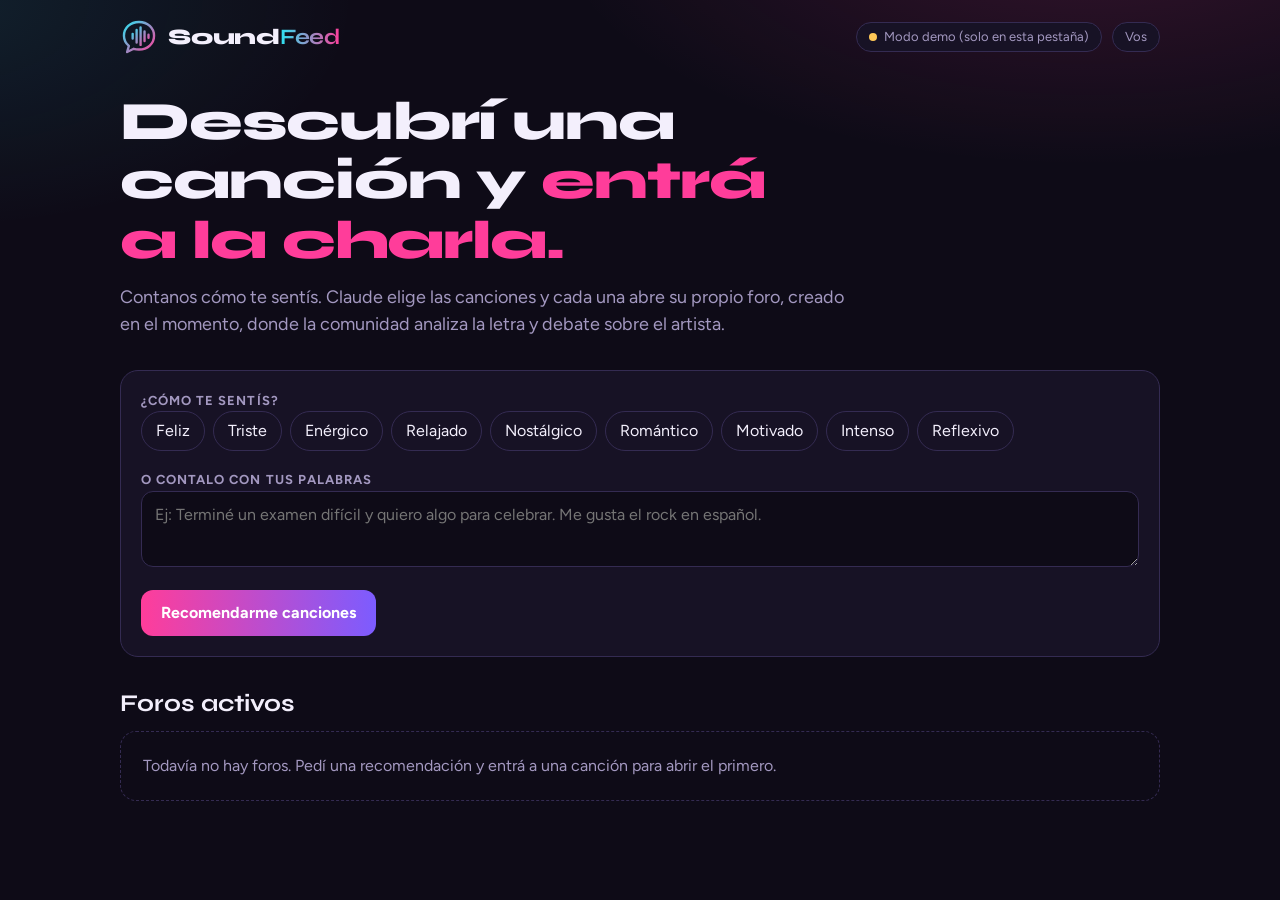
<file: index.html>
<!DOCTYPE html>
<html lang="es">
<head>
<meta charset="utf-8">
<meta name="viewport" content="width=device-width, initial-scale=1">
<title>SoundFeed</title>
<link rel="preconnect" href="https://fonts.googleapis.com">
<link rel="preconnect" href="https://fonts.gstatic.com" crossorigin>
<link href="https://fonts.googleapis.com/css2?family=Syne:wght@600;800&family=Figtree:wght@400;500;700&display=swap" rel="stylesheet">
<style>
/* Idea de layout: un feed vertical. Arriba el selector de ánimo, debajo las tarjetas
   con onda; el foro se abre como una sala con hilos a la izquierda y la charla a la derecha. */
:root {
  --ink: #0e0b17;
  --panel: #171225;
  --panel-2: #20193a;
  --line: #342b52;
  --text: #f3effc;
  --muted: #a398c0;
  --pink: #ff3d9a;
  --cyan: #2be3f2;
  --violet: #7c5cff;
  --good: #4fe3a1;
  --warn: #ffc857;
  --font-display: "Syne", "Trebuchet MS", system-ui, sans-serif;
  --font-body: "Figtree", system-ui, -apple-system, "Segoe UI", sans-serif;
  color-scheme: dark;
}
* { box-sizing: border-box; }
html, body { margin: 0; background: var(--ink); color: var(--text); font-family: var(--font-body); font-size: 16px; line-height: 1.5; }
body { min-height: 100%; background:
  radial-gradient(900px 420px at 85% -10%, rgba(255,61,154,.16), transparent 60%),
  radial-gradient(700px 380px at -5% 0%, rgba(43,227,242,.10), transparent 60%),
  var(--ink); }
a { color: var(--cyan); }
button, input, textarea, select { font: inherit; color: inherit; }
:focus-visible { outline: 2px solid var(--cyan); outline-offset: 2px; }
h1, h2, h3 { font-family: var(--font-display); text-wrap: balance; margin: 0; line-height: 1.1; }

.wrap { max-width: 1080px; margin: 0 auto; padding: 0 20px 64px; }
.top { display: flex; align-items: center; justify-content: space-between; gap: 12px; padding: 18px 0; flex-wrap: wrap; }
.brand { display: flex; align-items: center; gap: 10px; text-decoration: none; color: var(--text); }
.brand span { font-family: var(--font-display); font-weight: 800; font-size: 22px; letter-spacing: -.01em; }
.brand b { background: linear-gradient(90deg, var(--cyan), var(--pink)); -webkit-background-clip: text; background-clip: text; color: transparent; }
.top-right { display: flex; align-items: center; gap: 10px; flex-wrap: wrap; }
.pill { font-size: 13px; border: 1px solid var(--line); border-radius: 999px; padding: 4px 12px; color: var(--muted); background: var(--panel); }
.pill i { display: inline-block; width: 8px; height: 8px; border-radius: 50%; background: var(--warn); margin-right: 7px; }
.pill.ok i { background: var(--good); }

.hero { padding: 18px 0 8px; max-width: 760px; }
.hero h1 { font-size: clamp(32px, 6vw, 54px); font-weight: 800; letter-spacing: -.02em; }
.hero h1 em { font-style: normal; color: var(--pink); }
.hero p { color: var(--muted); font-size: 18px; margin: 14px 0 0; max-width: 62ch; }

.picker { margin-top: 24px; background: var(--panel); border: 1px solid var(--line); border-radius: 18px; padding: 20px; display: grid; gap: 16px; }
.picker legend, .picker label.lbl { font-size: 13px; text-transform: uppercase; letter-spacing: .08em; color: var(--muted); font-weight: 700; padding: 0; }
fieldset { border: 0; margin: 0; padding: 0; display: grid; gap: 10px; }
.chips { display: flex; flex-wrap: wrap; gap: 8px; }
.chip { border: 1px solid var(--line); background: transparent; border-radius: 999px; padding: 7px 14px; cursor: pointer; transition: background .15s, border-color .15s, transform .1s; }
.chip:hover { border-color: var(--violet); }
.chip[aria-pressed="true"] { background: var(--pink); border-color: var(--pink); color: #1a0612; font-weight: 700; }
textarea, input[type="text"], select { width: 100%; background: var(--ink); border: 1px solid var(--line); border-radius: 12px; padding: 11px 13px; }
textarea { min-height: 76px; resize: vertical; }
.row { display: flex; align-items: center; gap: 12px; flex-wrap: wrap; }
.btn { border: 0; border-radius: 12px; padding: 11px 20px; font-weight: 700; cursor: pointer; background: linear-gradient(90deg, var(--pink), var(--violet)); color: #fff; transition: filter .15s, transform .1s; }
.btn:hover { filter: brightness(1.1); }
.btn:active { transform: translateY(1px); }
.btn[disabled] { opacity: .5; cursor: not-allowed; }
.btn.ghost { background: transparent; border: 1px solid var(--line); color: var(--text); }
.btn.small { padding: 7px 14px; font-size: 14px; }
.hint { color: var(--muted); font-size: 14px; }

.section-title { display: flex; align-items: baseline; justify-content: space-between; gap: 12px; margin: 34px 0 14px; flex-wrap: wrap; }
.section-title h2 { font-size: 24px; }
.source { font-size: 13px; color: var(--muted); }

.grid { display: grid; grid-template-columns: repeat(auto-fill, minmax(300px, 1fr)); gap: 16px; }
.card { position: relative; display: flex; flex-direction: column; gap: 10px; text-align: left; background: var(--panel); border: 1px solid var(--line); border-radius: 18px; padding: 18px; cursor: pointer; transition: border-color .15s, transform .15s, background .15s; }
.card:hover { border-color: var(--cyan); transform: translateY(-2px); background: var(--panel-2); }
.card h3 { font-size: 21px; }
.card .by { color: var(--muted); font-size: 14px; }
.card .why { font-size: 14px; color: var(--text); opacity: .9; }
.tags { display: flex; flex-wrap: wrap; gap: 6px; }
.tag { font-size: 12px; padding: 2px 9px; border-radius: 999px; background: rgba(124,92,255,.18); color: #cfc4ff; }
.wave { display: flex; align-items: flex-end; gap: 3px; height: 34px; }
.wave span { width: 4px; border-radius: 2px; background: linear-gradient(var(--cyan), var(--pink)); height: calc(var(--h) * 1%); transform-origin: bottom; animation: bar 1.6s ease-in-out infinite; animation-delay: calc(var(--i) * -90ms); }
@keyframes bar { 0%,100% { transform: scaleY(.45); } 50% { transform: scaleY(1); } }
@media (prefers-reduced-motion: reduce) { .wave span { animation: none; } .card, .chip { transition: none; } }
.card .foot { display: flex; align-items: center; justify-content: space-between; gap: 10px; margin-top: 4px; padding-top: 12px; border-top: 1px dashed var(--line); font-size: 14px; }
.card .foot .stat { color: var(--muted); }
.card .foot .go { color: var(--cyan); font-weight: 700; }

.empty { border: 1px dashed var(--line); border-radius: 16px; padding: 22px; color: var(--muted); }
.trend { display: grid; gap: 10px; }
.trend button { display: flex; justify-content: space-between; align-items: center; gap: 12px; text-align: left; background: var(--panel); border: 1px solid var(--line); border-radius: 14px; padding: 12px 16px; cursor: pointer; }
.trend button:hover { border-color: var(--cyan); }
.trend b { font-family: var(--font-display); }
.trend small { color: var(--muted); }

/* Foro */
.back { display: inline-block; margin: 6px 0 14px; text-decoration: none; font-weight: 700; }
.fhead { display: grid; gap: 10px; padding-bottom: 20px; border-bottom: 1px solid var(--line); }
.eyebrow { font-size: 13px; text-transform: uppercase; letter-spacing: .1em; color: var(--cyan); font-weight: 700; }
.fhead h1 { font-size: clamp(30px, 5vw, 48px); font-weight: 800; }
.fhead .by { color: var(--muted); font-size: 18px; }
.notice { margin: 14px 0 0; padding: 10px 14px; border-radius: 12px; background: rgba(255,200,87,.1); border: 1px solid rgba(255,200,87,.35); color: #ffe3a3; font-size: 14px; }
.notice.err { background: rgba(255,61,154,.1); border-color: rgba(255,61,154,.4); color: #ffc2de; }
.forum { display: grid; grid-template-columns: minmax(0, 1fr) 300px; gap: 24px; align-items: start; }
.forum > aside { position: sticky; top: 16px; order: 2; }
.room { display: grid; grid-template-columns: minmax(0, 270px) minmax(0, 1fr); gap: 18px; margin-top: 20px; align-items: start; }
@media (max-width: 1000px) { .forum { grid-template-columns: 1fr; } .forum > aside { position: static; order: 0; } }
@media (max-width: 760px) { .room { grid-template-columns: 1fr; } }
.player { background: var(--panel); border: 1px solid var(--line); border-radius: 18px; padding: 16px; display: grid; gap: 12px; }
.cover { width: 100%; aspect-ratio: 1; border-radius: 12px; background: linear-gradient(135deg, var(--violet), var(--pink)); display: grid; place-items: center; overflow: hidden; color: rgba(255,255,255,.85); font-family: var(--font-display); font-weight: 800; font-size: 56px; }
.cover img { width: 100%; height: 100%; object-fit: cover; display: block; }
.player audio { width: 100%; }
.player .tt { font-family: var(--font-display); font-weight: 800; font-size: 18px; line-height: 1.2; }
.player .sm { color: var(--muted); font-size: 14px; }
.player .ext { font-size: 14px; }
.cats { display: flex; flex-wrap: wrap; gap: 6px; margin-bottom: 12px; }
.cats .chip { padding: 5px 12px; font-size: 14px; }
.threads { display: grid; gap: 8px; margin-top: 12px; }
.thread { text-align: left; background: var(--panel); border: 1px solid var(--line); border-left: 4px solid var(--violet); border-radius: 12px; padding: 12px 14px; cursor: pointer; display: grid; gap: 4px; }
.thread:hover { background: var(--panel-2); }
.thread[aria-current="true"] { border-color: var(--cyan); background: var(--panel-2); }
.thread[data-cat="letra"] { border-left-color: var(--pink); }
.thread[data-cat="debate"] { border-left-color: var(--cyan); }
.thread[data-cat="anecdotas"] { border-left-color: var(--warn); }
.thread[data-cat="similares"] { border-left-color: var(--good); }
.thread b { font-weight: 700; }
.thread small { color: var(--muted); }
.panel { background: var(--panel); border: 1px solid var(--line); border-radius: 18px; padding: 20px; min-height: 220px; }
.panel h2 { font-size: 24px; margin-bottom: 6px; }
.meta { color: var(--muted); font-size: 14px; display: flex; gap: 8px; flex-wrap: wrap; align-items: center; }
.body { white-space: pre-wrap; overflow-wrap: anywhere; margin: 14px 0; }
.posts { display: grid; gap: 10px; margin: 18px 0; }
.post { border-top: 1px solid var(--line); padding-top: 12px; }
.post .meta { margin-bottom: 4px; }
.like { border: 1px solid var(--line); background: transparent; border-radius: 999px; padding: 3px 12px; cursor: pointer; font-size: 13px; }
.like[aria-pressed="true"] { border-color: var(--pink); color: var(--pink); }
.like[disabled] { cursor: default; opacity: .7; }
.form { display: grid; gap: 10px; }
.compose { margin-top: 16px; padding: 16px; border: 1px solid var(--line); border-radius: 14px; background: var(--panel); display: grid; gap: 10px; }
.compose label { font-size: 13px; color: var(--muted); font-weight: 700; }
.sr { position: absolute; width: 1px; height: 1px; overflow: hidden; clip: rect(0 0 0 0); white-space: nowrap; }
</style>
</head>
<body>
<div class="wrap">
  <header class="top">
    <a class="brand" href="#inicio" aria-label="SoundFeed, ir al inicio">
      <svg width="38" height="38" viewBox="0 0 48 48" aria-hidden="true">
        <defs><linearGradient id="lg" x1="0" y1="0" x2="1" y2="1"><stop offset="0" stop-color="#2be3f2"/><stop offset="1" stop-color="#ff3d9a"/></linearGradient></defs>
        <path d="M24 5C13 5 5 12.6 5 22.4c0 5.2 2.4 9.7 6.2 12.8L9 43l8.3-4.1c2 .6 4.2.9 6.7.9 11 0 19-7.6 19-17.4S35 5 24 5z" fill="none" stroke="url(#lg)" stroke-width="3" stroke-linejoin="round"/>
        <g stroke="url(#lg)" stroke-width="3" stroke-linecap="round"><path d="M16 20v6M21 15v16M26 12v22M31 17v12M36 21v4"/></g>
      </svg>
      <span>Sound<b>Feed</b></span>
    </a>
    <div class="top-right">
      <span class="pill" id="mode"><i></i><span>Conectando…</span></span>
      <span class="pill" id="me" hidden></span>
    </div>
  </header>
  <main id="view"></main>
</div>

<script>
(function () {
  'use strict';

  /* ---------- Catálogo para el modo sin IA (la IA puede recomendar cualquier canción real) ---------- */
  const MOODS = { feliz: 'Feliz', triste: 'Triste', energico: 'Enérgico', relajado: 'Relajado', nostalgico: 'Nostálgico', romantico: 'Romántico', motivado: 'Motivado', intenso: 'Intenso', reflexivo: 'Reflexivo' };
  const MOOD_STEMS = {
    feliz: ['feliz', 'alegr', 'content', 'animad', 'happy', 'fiest'],
    triste: ['trist', 'llor', 'dolor', 'ruptur', 'deprim', 'angust', 'sad', 'extra'],
    energico: ['energi', 'bailar', 'correr', 'gimnas', 'entren', 'salt', 'pila'],
    relajado: ['relaj', 'tranquil', 'calm', 'dormir', 'estudi', 'paz', 'chill', 'descans'],
    nostalgico: ['nostalg', 'recuerd', 'infanc', 'pasado'],
    romantico: ['romant', 'amor', 'enamor', 'cita', 'pareja', 'beso'],
    motivado: ['motiv', 'supera', 'meta', 'objetiv', 'ganar', 'lograr', 'empuj'],
    intenso: ['intens', 'enoj', 'rabia', 'furia', 'bronca', 'potente', 'fuert'],
    reflexivo: ['reflex', 'pensar', 'filosof', 'profund', 'medit', 'sentido'],
  };
  const CATALOG = [
    ['Bohemian Rhapsody', 'Queen', 'Rock', 'intenso,nostalgico,reflexivo'],
    ['Creep', 'Radiohead', 'Rock alternativo', 'triste,reflexivo,intenso'],
    ['Happy', 'Pharrell Williams', 'Pop / Soul', 'feliz,energico'],
    ['Blinding Lights', 'The Weeknd', 'Pop sintético', 'energico,nostalgico,motivado'],
    ['Someone Like You', 'Adele', 'Pop / Balada', 'triste,romantico,nostalgico'],
    ['De música ligera', 'Soda Stereo', 'Rock en español', 'nostalgico,energico,feliz'],
    ['Gracias a la vida', 'Mercedes Sosa', 'Folklore', 'reflexivo,relajado,nostalgico'],
    ['Muchacha (ojos de papel)', 'Almendra', 'Rock nacional', 'romantico,relajado,nostalgico'],
    ['bad guy', 'Billie Eilish', 'Pop alternativo', 'intenso,energico'],
    ['Lose Yourself', 'Eminem', 'Hip hop', 'motivado,intenso,energico'],
    ["Ain't No Sunshine", 'Bill Withers', 'Soul', 'triste,reflexivo,relajado'],
    ['Get Lucky', 'Daft Punk', 'Funk / Disco', 'feliz,energico,romantico'],
    ['Smells Like Teen Spirit', 'Nirvana', 'Grunge', 'intenso,energico'],
    ['Three Little Birds', 'Bob Marley & The Wailers', 'Reggae', 'relajado,feliz'],
    ['Dreams', 'Fleetwood Mac', 'Rock suave', 'relajado,nostalgico,romantico,reflexivo'],
    ['Fix You', 'Coldplay', 'Pop rock', 'triste,motivado,reflexivo'],
    ['Crimen', 'Gustavo Cerati', 'Rock en español', 'triste,romantico,intenso'],
    ['Matador', 'Los Fabulosos Cadillacs', 'Ska / Rock', 'energico,intenso'],
    ['Malamente', 'Rosalía', 'Flamenco pop', 'energico,intenso'],
    ['Fly Me to the Moon', 'Frank Sinatra', 'Jazz / Swing', 'romantico,relajado,feliz'],
    ['So What', 'Miles Davis', 'Jazz', 'relajado,reflexivo'],
    ['HUMBLE.', 'Kendrick Lamar', 'Hip hop', 'energico,intenso,motivado'],
    ['Love Will Tear Us Apart', 'Joy Division', 'Post-punk', 'triste,nostalgico,intenso'],
    ['The Less I Know the Better', 'Tame Impala', 'Psicodelia / Pop', 'feliz,energico,nostalgico'],
    ['Los dinosaurios', 'Charly García', 'Rock nacional', 'reflexivo,intenso,nostalgico'],
    ['The Girl from Ipanema', 'Stan Getz & João Gilberto', 'Bossa nova', 'relajado,romantico,feliz'],
  ].map(([title, artist, genre, moods]) => ({ title, artist, genre, moods: moods.split(',') }));

  const CATS = { letra: 'Análisis de letra', debate: 'Debate', anecdotas: 'Anécdotas', similares: 'Si te gusta esto' };

  /* ------------------------------------ Estado ------------------------------------ */
  const S = {
    moods: new Set(), text: '', recs: null, recSource: '', loading: false, notice: '',
    db: null, user: null, sample: null, myId: null, canWrite: false, mode: 'wait',
    media: {}, forums: {}, threads: [], posts: [], likes: [], tracks: {}, names: {},
    slug: null, cat: 'todo', threadId: null,
  };
  const $ = (s, el) => (el || document).querySelector(s);
  const view = $('#view');
  let ui = {}; // referencias a nodos de la vista actual

  function h(tag, props, ...kids) {
    const el = document.createElement(tag);
    for (const [k, v] of Object.entries(props || {})) {
      if (v == null || v === false) continue;
      if (k === 'class') el.className = v;
      else if (k === 'text') el.textContent = v;
      else if (k.startsWith('on')) el.addEventListener(k.slice(2), v);
      else el.setAttribute(k, v === true ? '' : v);
    }
    for (const kid of kids.flat()) { if (kid == null || kid === false) continue; el.append(kid.nodeType ? kid : document.createTextNode(String(kid))); }
    return el;
  }
  const norm = (s) => String(s || '').toLowerCase().normalize('NFD').replace(/[̀-ͯ]/g, '');
  const slugify = (artist, title) => norm(`${artist} ${title}`).replace(/[^a-z0-9]+/g, '-').replace(/^-+|-+$/g, '').slice(0, 80) || 'cancion';
  function ago(ts) {
    const m = Math.round((Date.now() - ts) / 60000);
    if (m < 1) return 'recién';
    if (m < 60) return `hace ${m} min`;
    const hrs = Math.round(m / 60);
    if (hrs < 24) return `hace ${hrs} h`;
    return `hace ${Math.round(hrs / 24)} d`;
  }
  const moodName = (m) => MOODS[m] || m;

  /* ------------------------------ Recomendación local ------------------------------ */
  function detectMoods(text) {
    const tokens = norm(text).split(/[^a-z]+/).filter(Boolean);
    return Object.keys(MOOD_STEMS).filter((m) => tokens.some((t) => MOOD_STEMS[m].some((s) => t.startsWith(s))));
  }
  function recommendLocal(moods, text) {
    const chosen = new Set(moods), fromText = new Set(detectMoods(text)), t = norm(text);
    const scored = CATALOG.map((track) => {
      let score = 0; const why = [];
      for (const m of track.moods) {
        if (chosen.has(m)) { score += 3; why.push(moodName(m).toLowerCase()); }
        else if (fromText.has(m)) { score += 2; why.push(moodName(m).toLowerCase()); }
      }
      if (t.includes(norm(track.artist))) { score += 4; why.push(`te gusta ${track.artist}`); }
      const words = norm(track.genre).split(/[^a-z]+/).filter((w) => w.length > 3);
      if (words.some((w) => t.includes(w))) { score += 2; why.push(track.genre.toLowerCase()); }
      return { track, score, why: [...new Set(why)], r: Math.random() };
    });
    const signal = scored.some((x) => x.score > 0);
    scored.sort((a, b) => (signal ? b.score - a.score : 0) || a.r - b.r);
    return scored.filter((x) => !signal || x.score > 0).slice(0, 6).map((x) => ({
      ...x.track,
      reason: x.why.length ? `Coincide con: ${x.why.join(', ')}.` : 'Una sugerencia al azar para descubrir algo nuevo.',
    }));
  }

  /* ------------------------------ Recomendación con Claude ------------------------------ */
  async function recommendAI(moods, text) {
    const prompt =
      'Sos el motor de recomendación de SoundFeed, una app donde cada canción recomendada abre un foro de la comunidad.\n' +
      `Estados de ánimo elegidos: ${moods.map(moodName).join(', ') || 'ninguno'}.\n` +
      `Texto libre del usuario: "${text || '(vacío)'}".\n` +
      'Recomendá 6 canciones reales y conocidas, con el artista correcto, variadas en época y estilo pero coherentes con lo pedido. ' +
      'No incluyas letras ni citas de letras.\n' +
      'Respondé SOLO JSON con esta forma: {"canciones":[{"titulo":"","artista":"","genero":"","animos":[],"motivo":""}]}\n' +
      `"animos" solo puede usar: ${Object.keys(MOODS).join(', ')}. "motivo" es una frase en español de hasta 110 caracteres que explica por qué encaja.`;
    const out = await S.sample.json(prompt, { modelTier: 'quick' });
    const list = Array.isArray(out && out.canciones) ? out.canciones : [];
    const seen = new Set();
    const recs = [];
    for (const c of list) {
      const title = String((c && c.titulo) || '').trim().slice(0, 80), artist = String((c && c.artista) || '').trim().slice(0, 60);
      if (!title || !artist) continue;
      const key = slugify(artist, title);
      if (seen.has(key)) continue;
      seen.add(key);
      recs.push({
        title, artist, genre: String(c.genero || '').slice(0, 40),
        moods: (Array.isArray(c.animos) ? c.animos : []).filter((m) => MOODS[m]).slice(0, 4),
        reason: String(c.motivo || '').slice(0, 140),
      });
    }
    if (!recs.length) throw new Error('sin resultados');
    return recs.slice(0, 6);
  }

  /* ----------------------------- Datos del foro y escritura ----------------------------- */
  const trackOf = (slug) => S.forums[slug] || S.tracks[slug] || null;

  function seedThreads(slug, t) {
    const base = (S.forums[slug] && S.forums[slug].createdAt) || 0;
    const mood = t.moods && t.moods[0] ? moodName(t.moods[0]).toLowerCase() : 'distinto';
    const mk = (n, category, title, body) => ({ id: `${slug}:s${n}`, seed: true, category, title, body, createdAt: base, trackId: slug });
    return [
      mk(1, 'letra', `¿Qué te transmite "${t.title}"?`, `Abrimos el análisis de la letra de "${t.title}" de ${t.artist}. Contá con tus palabras qué imagen, idea o verso te quedó y por qué. Para respetar a los autores, citá como mucho una frase corta: lo importante es tu interpretación.`),
      mk(2, 'letra', '¿De qué trata realmente? Interpretaciones', 'Cada oyente la entiende distinto. ¿Es una historia personal, una crítica, una metáfora? Compartí tu lectura y respondé a la de otros.'),
      mk(3, 'debate', `${t.artist}: ¿es esta su mejor canción?`, `Debate abierto. Defendé tu elección dentro de la discografía de ${t.artist} o proponé otra que la supere.`),
      mk(4, 'anecdotas', '¿Cuándo y dónde la escuchaste por primera vez?', 'Todas las canciones tienen una historia detrás de quien las escucha. Contanos la tuya.'),
      mk(5, 'similares', `Si te gusta "${t.title}", escuchá…`, `Recomendá artistas o temas parecidos, sobre todo para quien busca algo ${mood}. Explicá qué tienen en común.`),
    ];
  }
  function threadsOf(slug) {
    const t = trackOf(slug);
    if (!t) return [];
    const mine = S.threads.filter((x) => x.trackId === slug);
    const all = [...seedThreads(slug, t), ...mine];
    return all.map((th) => {
      const posts = S.posts.filter((p) => p.threadId === th.id);
      return { ...th, replies: posts.length, likes: S.likes.filter((l) => l.targetId === th.id).length,
        last: Math.max(th.createdAt, ...posts.map((p) => p.createdAt)) };
    }).sort((a, b) => b.last - a.last);
  }
  function statsOf(slug) {
    const exists = !!S.forums[slug];
    const own = S.threads.filter((x) => x.trackId === slug).length;
    const messages = S.posts.filter((p) => p.trackId === slug).length;
    return { exists, threads: (exists ? 5 : 0) + own, messages };
  }

  async function guarded(fn) {
    try { await fn(); S.notice = ''; }
    catch (e) { S.notice = 'No se pudo guardar. Probá de nuevo en unos segundos.'; }
    paintNotice();
  }
  function localId() { return 'l' + Math.random().toString(36).slice(2, 10); }

  async function ensureForum(track) {
    const slug = slugify(track.artist, track.title);
    S.tracks[slug] = track;
    if (S.forums[slug] || !S.canWrite) return slug;
    const data = { title: track.title, artist: track.artist, genre: track.genre || '', moods: track.moods || [], createdAt: Date.now(), uid: S.myId };
    if (S.db) { await guarded(() => S.db.doc('forums/' + slug).set(data)); }
    else { S.forums[slug] = data; }
    return slug;
  }
  async function addThread(slug, category, title, body) {
    const data = { trackId: slug, category, title, body, uid: S.myId, createdAt: Date.now() };
    if (S.db) { let id; await guarded(async () => { const ref = await S.db.collection('threads').add(data); id = ref.id; }); return id; }
    const id = localId(); S.threads.push({ id, ...data }); refresh(); return id;
  }
  async function addPost(slug, threadId, body) {
    const data = { trackId: slug, threadId, body, uid: S.myId, createdAt: Date.now() };
    if (S.db) { await guarded(() => S.db.collection('posts').add(data)); return; }
    S.posts.push({ id: localId(), ...data }); refresh();
  }
  async function toggleLike(slug, targetId) {
    const id = `${targetId}_${S.myId}`;
    const mine = S.likes.some((l) => l.targetId === targetId && l.uid === S.myId);
    if (S.db) {
      await guarded(() => (mine ? S.db.doc('likes/' + id).delete() : S.db.doc('likes/' + id).set({ trackId: slug, targetId, uid: S.myId })));
      return;
    }
    if (mine) S.likes = S.likes.filter((l) => !(l.targetId === targetId && l.uid === S.myId));
    else S.likes.push({ id, trackId: slug, targetId, uid: S.myId });
    refresh();
  }

  /* ------------------------------ Nombres de personas ------------------------------ */
  async function resolveNames(ids) {
    const need = [...new Set(ids.filter((i) => i && !(i in S.names)))];
    if (!need.length) return false;
    if (!S.user) { need.forEach((i) => { S.names[i] = 'Oyente'; }); return true; }
    try {
      const ps = await S.user.profiles(need);
      need.forEach((i) => { S.names[i] = (ps[i] && ps[i].name) || 'Oyente'; });
    } catch (_) { need.forEach((i) => { S.names[i] = 'Oyente'; }); }
    return true;
  }
  const who = (th) => (th.seed ? 'SoundFeed' : S.names[th.uid] || '…');

  /* ----------------------------------- Vistas ----------------------------------- */
  function paintMode() {
    const pill = $('#mode');
    const ok = S.mode === 'shared';
    pill.className = 'pill' + (ok ? ' ok' : '');
    pill.lastChild.textContent = S.mode === 'wait' ? 'Conectando…' : ok ? 'Foro compartido' : 'Modo demo (solo en esta pestaña)';
  }
  function paintNotice() {
    if (!ui.notice) return;
    let msg = S.notice, err = !!S.notice;
    if (!msg && S.slug && S.db && !S.canWrite) msg = 'Estás en modo lectura. Pedile al dueño acceso de colaborador para publicar.';
    ui.notice.textContent = msg || '';
    ui.notice.hidden = !msg;
    ui.notice.className = 'notice' + (err ? ' err' : '');
  }

  function wave(seed) {
    let x = 0; for (const c of seed) x = (x * 31 + c.charCodeAt(0)) >>> 0;
    const bars = [];
    for (let i = 0; i < 28; i++) { x = (x * 1103515245 + 12345) >>> 0; bars.push(h('span', { style: `--h:${25 + (x % 76)};--i:${i}` })); }
    return h('div', { class: 'wave', 'aria-hidden': 'true' }, bars);
  }

  function buildHome() {
    S.slug = null;
    const chips = Object.keys(MOODS).map((m) => h('button', {
      class: 'chip', type: 'button', 'aria-pressed': String(S.moods.has(m)),
      onclick: (e) => {
        if (S.moods.has(m)) S.moods.delete(m); else S.moods.add(m);
        e.currentTarget.setAttribute('aria-pressed', String(S.moods.has(m)));
      },
    }, MOODS[m]));
    const ta = h('textarea', { id: 'feel', maxlength: '300', placeholder: 'Ej: Terminé un examen difícil y quiero algo para celebrar. Me gusta el rock en español.' });
    ta.value = S.text;
    ta.addEventListener('input', () => { S.text = ta.value; });
    ui.go = h('button', { class: 'btn', type: 'button', onclick: runRecommend }, 'Recomendarme canciones');
    ui.results = h('div');
    ui.trend = h('div');
    view.replaceChildren(
      h('section', { class: 'hero' },
        h('h1', {}, 'Descubrí una canción y ', h('em', {}, 'entrá a la charla.')),
        h('p', {}, 'Contanos cómo te sentís. Claude elige las canciones y cada una abre su propio foro, creado en el momento, donde la comunidad analiza la letra y debate sobre el artista.')),
      h('div', { class: 'picker' },
        h('fieldset', {}, h('legend', {}, '¿Cómo te sentís?'), h('div', { class: 'chips' }, chips)),
        h('div', {}, h('label', { class: 'lbl', for: 'feel' }, 'O contalo con tus palabras'), ta),
        h('div', { class: 'row' }, ui.go, h('span', { class: 'hint', id: 'recmsg', role: 'status' }))),
      ui.results,
      h('div', { class: 'section-title' }, h('h2', {}, 'Foros activos')),
      ui.trend);
    renderResults(); renderTrend();
  }

  async function runRecommend() {
    if (S.loading) return;
    S.loading = true; ui.go.disabled = true;
    const msg = $('#recmsg'); msg.textContent = 'Buscando canciones…';
    const moods = [...S.moods], text = S.text.trim();
    let recs = null, source = '';
    if (S.sample) {
      try { recs = await recommendAI(moods, text); source = 'Elegidas por Claude'; }
      catch (e) { source = 'Elegidas con el motor local (Claude no respondió)'; }
    } else source = 'Elegidas con el motor local';
    if (!recs) recs = recommendLocal(moods, text);
    S.recs = recs; S.recSource = source; S.loading = false;
    if (ui.go) ui.go.disabled = false;
    msg.textContent = '';
    renderResults();
    ui.results && ui.results.scrollIntoView({ behavior: 'smooth', block: 'start' });
  }

  function renderResults() {
    if (!ui.results) return;
    if (!S.recs) { ui.results.replaceChildren(); return; }
    const cards = S.recs.map((r) => {
      const slug = slugify(r.artist, r.title); S.tracks[slug] = r;
      const st = statsOf(slug);
      return h('button', { class: 'card', type: 'button', onclick: () => openFromCard(r) },
        wave(slug),
        h('h3', {}, r.title),
        h('div', { class: 'by' }, [r.artist, r.genre].filter(Boolean).join(' · ')),
        h('div', { class: 'tags' }, (r.moods || []).map((m) => h('span', { class: 'tag' }, moodName(m)))),
        r.reason && h('div', { class: 'why' }, r.reason),
        h('div', { class: 'foot' },
          h('span', { class: 'stat' }, st.exists ? `${st.threads} hilos · ${st.messages} mensajes` : 'Foro nuevo: se crea al entrar'),
          h('span', { class: 'go' }, 'Entrar al foro →')));
    });
    ui.results.replaceChildren(
      h('div', { class: 'section-title' }, h('h2', {}, 'Para vos'), h('span', { class: 'source' }, S.recSource)),
      h('div', { class: 'grid' }, cards));
  }

  function renderTrend() {
    if (!ui.trend) return;
    const rows = Object.keys(S.forums).map((slug) => {
      const st = statsOf(slug);
      const last = Math.max(S.forums[slug].createdAt || 0, ...S.posts.filter((p) => p.trackId === slug).map((p) => p.createdAt), ...S.threads.filter((x) => x.trackId === slug).map((x) => x.createdAt));
      return { slug, st, last };
    }).sort((a, b) => b.st.messages - a.st.messages || b.last - a.last).slice(0, 5);
    if (!rows.length) { ui.trend.replaceChildren(h('div', { class: 'empty' }, 'Todavía no hay foros. Pedí una recomendación y entrá a una canción para abrir el primero.')); return; }
    ui.trend.className = 'trend';
    ui.trend.replaceChildren(...rows.map(({ slug, st, last }) => h('button', { type: 'button', onclick: () => { location.hash = 'foro-' + slug; } },
      h('span', {}, h('b', {}, S.forums[slug].title), h('br'), h('small', {}, S.forums[slug].artist)),
      h('small', {}, `${st.threads} hilos · ${st.messages} mensajes · ${ago(last)}`))));
  }

  async function openFromCard(track) {
    const slug = await ensureForum(track);
    location.hash = 'foro-' + slug;
  }

  /* ---------- Portada y reproductor (iTunes Search, JSONP: sin claves ni cuentas) ---------- */
  function jsonp(url, ms) {
    return new Promise((resolve, reject) => {
      const cb = '__sf' + Math.random().toString(36).slice(2);
      const sc = document.createElement('script');
      const done = (fn, v) => { clearTimeout(tm); delete window[cb]; sc.remove(); fn(v); };
      const tm = setTimeout(() => done(reject, new Error('timeout')), ms || 7000);
      window[cb] = (data) => done(resolve, data);
      sc.onerror = () => done(reject, new Error('blocked'));
      sc.src = url + (url.includes('?') ? '&' : '?') + 'callback=' + cb;
      document.head.append(sc);
    });
  }
  async function fetchMedia(t) {
    const q = encodeURIComponent(`${t.artist} ${t.title}`);
    const data = await jsonp(`https://itunes.apple.com/search?term=${q}&media=music&entity=song&limit=8`);
    const rows = (data && data.results || []).filter((r) => r.previewUrl);
    const nt = norm(t.title), na = norm(t.artist.split(/[&,]/)[0]);
    const best = rows.find((r) => norm(r.trackName).includes(nt) && norm(r.artistName).includes(na))
      || rows.find((r) => norm(r.trackName).includes(nt)) || null;
    if (!best) return { state: 'none' };
    return { state: 'ok', preview: best.previewUrl, cover: String(best.artworkUrl100 || '').replace('100x100', '600x600'),
      link: best.trackViewUrl, name: best.trackName, artist: best.artistName };
  }
  function renderPlayer(slug) {
    if (!ui.aside || S.slug !== slug) return;
    const t = trackOf(slug), m = S.media[slug];
    const cover = h('div', { class: 'cover', 'aria-hidden': m && m.state === 'ok' ? null : 'true' }, m && m.state === 'ok' && m.cover ? h('img', { src: m.cover, alt: `Portada de ${t.title}` }) : (t.title || '♪').trim().charAt(0).toUpperCase());
    const kids = [cover, h('div', {}, h('div', { class: 'tt' }, t.title), h('div', { class: 'sm' }, t.artist))];
    if (!m || m.state === 'loading') kids.push(h('div', { class: 'sm', role: 'status' }, 'Buscando la canción…'));
    else if (m.state === 'ok') {
      const au = h('audio', { controls: true, preload: 'auto', src: m.preview, 'aria-label': `Reproductor de ${t.title}` });
      au.addEventListener('error', () => { S.media[slug] = { state: 'blocked' }; renderPlayer(slug); });
      kids.push(au, h('div', { class: 'sm' }, 'Fragmento de 30 s vía iTunes.'), m.link && h('a', { class: 'ext', href: m.link, target: '_blank', rel: 'noopener' }, 'Escuchar completa en Apple Music ↗'));
      au.play().catch(() => {});
    } else if (m.state === 'none') kids.push(h('div', { class: 'sm' }, 'No encontramos un fragmento de esta canción.'));
    else kids.push(h('div', { class: 'notice' }, 'Este entorno bloquea el acceso a la música. El reproductor funciona al abrir la app desde el archivo local (index.html).'));
    ui.aside.replaceChildren(h('div', { class: 'player' }, kids));
  }
  async function loadPlayer(slug) {
    renderPlayer(slug);
    if (S.media[slug]) return;
    S.media[slug] = { state: 'loading' }; renderPlayer(slug);
    try { S.media[slug] = await fetchMedia(trackOf(slug)); }
    catch (_) { S.media[slug] = { state: 'blocked' }; }
    renderPlayer(slug);
  }

  /* ---------- Foro ---------- */
  function buildForum(slug) {
    S.slug = slug; S.cat = 'todo'; S.threadId = null;
    const t = trackOf(slug);
    const st = statsOf(slug);
    ui.notice = h('div', { role: 'status', hidden: true });
    ui.stat = h('div', { class: 'meta' });
    ui.cats = h('div', { class: 'cats', role: 'group', 'aria-label': 'Filtrar hilos' });
    ui.list = h('div', { class: 'threads' });
    ui.detail = h('div', { class: 'panel' });
    ui.newBox = h('div');
    ui.aside = h('aside', { 'aria-label': 'Reproductor' });
    view.replaceChildren(
      h('a', { class: 'back', href: '#inicio' }, '← Volver a las recomendaciones'),
      h('div', { class: 'forum' }, h('div', { class: 'main' },
      h('header', { class: 'fhead' },
        h('div', { class: 'eyebrow' }, 'Foro de la canción'),
        h('h1', {}, t.title),
        h('div', { class: 'by' }, [t.artist, t.genre].filter(Boolean).join(' · ')),
        h('div', { class: 'tags' }, (t.moods || []).map((m) => h('span', { class: 'tag' }, moodName(m)))),
        ui.stat),
      ui.notice,
      h('div', { class: 'room' },
        h('div', {}, ui.cats, ui.newBox, ui.list),
        ui.detail)), ui.aside));
    buildNewThread(); renderCats(); renderForum(); paintNotice(); loadPlayer(slug);
  }

  function buildNewThread() {
    const open = h('button', { class: 'btn small', type: 'button' }, 'Abrir un hilo nuevo');
    const sel = h('select', { id: 'nt-cat' }, Object.entries(CATS).map(([k, v]) => h('option', { value: k }, v)));
    const title = h('input', { type: 'text', id: 'nt-title', maxlength: '120', placeholder: 'Título del hilo' });
    const body = h('textarea', { id: 'nt-body', maxlength: '1500', placeholder: 'Tu opinión, análisis o pregunta' });
    const send = h('button', { class: 'btn small', type: 'button' }, 'Publicar hilo');
    const form = h('div', { class: 'compose', hidden: true },
      h('label', { for: 'nt-cat' }, 'Categoría'), sel,
      h('label', { for: 'nt-title' }, 'Título'), title,
      h('label', { for: 'nt-body' }, 'Mensaje'), body,
      h('div', { class: 'row' }, send, h('button', { class: 'btn ghost small', type: 'button', onclick: () => { form.hidden = true; open.hidden = false; } }, 'Cancelar')));
    open.addEventListener('click', () => { form.hidden = false; open.hidden = true; title.focus(); });
    send.addEventListener('click', async () => {
      if (!S.canWrite) return paintNotice();
      const ti = title.value.trim(), bo = body.value.trim();
      if (ti.length < 3 || !bo) { S.notice = 'Escribí un título de al menos 3 letras y un mensaje.'; return paintNotice(); }
      send.disabled = true;
      const id = await addThread(S.slug, sel.value, ti, bo);
      send.disabled = false;
      if (id) { title.value = ''; body.value = ''; form.hidden = true; open.hidden = false; S.cat = 'todo'; renderCats(); selectThread(id); }
    });
    open.disabled = !S.canWrite;
    ui.newBox.replaceChildren(open, form);
    ui.openBtn = open;
  }

  function renderCats() {
    ui.cats.replaceChildren(...[['todo', 'Todo'], ...Object.entries(CATS)].map(([k, v]) =>
      h('button', { class: 'chip', type: 'button', 'aria-pressed': String(S.cat === k), onclick: () => { S.cat = k; renderCats(); renderList(); } }, v)));
  }

  async function renderForum() {
    if (!S.slug) return;
    const list = threadsOf(S.slug), st = statsOf(S.slug);
    ui.stat.textContent = `${st.threads} hilos · ${st.messages} mensajes`;
    if (ui.openBtn) ui.openBtn.disabled = !S.canWrite;
    renderList(list); renderDetail();
    const ids = [...S.threads.filter((x) => x.trackId === S.slug).map((x) => x.uid), ...S.posts.filter((p) => p.trackId === S.slug).map((p) => p.uid)];
    if (await resolveNames(ids)) { if (S.slug) { renderList(); renderDetail(); } }
  }

  function renderList(list) {
    list = list || threadsOf(S.slug);
    const shown = list.filter((th) => S.cat === 'todo' || th.category === S.cat);
    ui.list.replaceChildren(...(shown.length ? shown.map((th) => h('button', { class: 'thread', type: 'button', 'data-cat': th.category, 'aria-current': String(th.id === S.threadId), onclick: () => selectThread(th.id) },
      h('b', {}, th.title),
      h('small', {}, `${CATS[th.category] || 'Debate'} · ${who(th)} · ${th.replies} resp. · ${th.likes} me gusta`))) : [h('div', { class: 'empty' }, 'No hay hilos en esta categoría todavía.')]));
  }

  function selectThread(id) { S.threadId = id; ui.thread = null; renderList(); renderDetail(true); }

  function renderDetail(scroll) {
    const th = S.threadId && threadsOf(S.slug).find((x) => x.id === S.threadId);
    if (!th) { ui.thread = null; ui.detail.replaceChildren(h('h2', {}, 'Elegí un hilo'), h('p', { class: 'hint' }, 'Leé lo que dice la comunidad y sumá tu opinión sobre la canción.')); return; }
    if (!ui.thread || ui.thread.id !== th.id) {
      const ta = h('textarea', { id: 'reply', maxlength: '1500', placeholder: 'Escribí tu respuesta' });
      const btn = h('button', { class: 'btn small', type: 'button' }, 'Responder');
      btn.addEventListener('click', async () => {
        const v = ta.value.trim();
        if (!S.canWrite) return paintNotice();
        if (!v) return;
        btn.disabled = true; await addPost(S.slug, th.id, v); btn.disabled = false; ta.value = '';
      });
      ui.thread = { id: th.id, head: h('div'), posts: h('div', { class: 'posts' }), ta, btn };
      ui.detail.replaceChildren(ui.thread.head, ui.thread.posts,
        h('div', { class: 'form' }, h('label', { class: 'hint', for: 'reply' }, 'Tu respuesta'), ta, h('div', { class: 'row' }, btn)));
      if (scroll && window.innerWidth <= 860) ui.detail.scrollIntoView({ behavior: 'smooth', block: 'start' });
    }
    ui.thread.btn.disabled = !S.canWrite;
    ui.thread.head.replaceChildren(
      h('div', { class: 'meta' }, h('span', {}, CATS[th.category] || 'Debate'), '·', h('span', {}, who(th)), th.createdAt ? ['·', h('span', {}, ago(th.createdAt))] : null),
      h('h2', {}, th.title), h('div', { class: 'body' }, th.body),
      likeBtn(th.id, th.likes));
    const posts = S.posts.filter((p) => p.threadId === th.id).sort((a, b) => a.createdAt - b.createdAt);
    ui.thread.posts.replaceChildren(...(posts.length ? posts.map((p) => h('div', { class: 'post' },
      h('div', { class: 'meta' }, h('b', {}, S.names[p.uid] || '…'), '·', h('span', {}, ago(p.createdAt))),
      h('div', { class: 'body' }, p.body),
      likeBtn(p.id, S.likes.filter((l) => l.targetId === p.id).length))) : [h('p', { class: 'hint' }, 'Todavía nadie respondió. Podés abrir la charla.')]));
  }

  function likeBtn(targetId, n) {
    const mine = S.likes.some((l) => l.targetId === targetId && l.uid === S.myId);
    return h('button', { class: 'like', type: 'button', 'aria-pressed': String(mine), disabled: !S.canWrite, onclick: () => toggleLike(S.slug, targetId) }, `Me gusta · ${n}`);
  }

  /* ----------------------------- Actualización y rutas ----------------------------- */
  let raf = 0;
  function refresh() {
    cancelAnimationFrame(raf);
    raf = requestAnimationFrame(() => {
      if (S.slug) { if (!trackOf(S.slug)) return route(); renderForum(); }
      else { renderResults(); renderTrend(); }
    });
  }
  function route() {
    const hash = location.hash.slice(1);
    if (hash.startsWith('foro-')) {
      const slug = hash.slice(5);
      if (trackOf(slug)) return buildForum(slug);
      if (S.mode === 'wait') return view.replaceChildren(h('p', { class: 'hint' }, 'Abriendo el foro…'));
    }
    buildHome();
  }
  window.addEventListener('hashchange', route);

  /* ----------------------------------- Arranque ----------------------------------- */
  async function init() {
    route();
    const use = window.claude && window.claude.use ? window.claude.use.bind(window.claude) : null;
    if (use) {
      try { S.user = await use('user'); } catch (_) {}
      try { S.db = await use('db'); } catch (_) {}
      try { S.sample = await use('sample'); } catch (_) {}
    }
    if (S.user) {
      try { const me = await S.user.me(); S.myId = me.id; if (me.name) { S.names[me.id] = me.name; } } catch (_) {}
    }
    if (S.db && S.myId) {
      let cw = null;
      try { cw = await S.user.can('data.write'); } catch (_) {}
      S.canWrite = cw !== false;
      let timer = setTimeout(() => { if (S.mode === 'wait') { S.mode = 'local'; paintMode(); route(); } }, 10000);
      const sub = (name, apply) => S.db.collection(name).onSnapshot((snap) => {
        apply(snap.docs.map((d) => ({ id: d.id, ...d.data() })));
        if (S.mode !== 'shared') { S.mode = 'shared'; clearTimeout(timer); paintMode(); }
        const first = !S.ready; S.ready = true; if (first) route(); else refresh();
      }, () => { clearTimeout(timer); if (S.mode !== 'shared') { S.mode = 'local'; paintMode(); } });
      sub('forums', (rows) => { S.forums = Object.fromEntries(rows.map((r) => [r.id, r])); });
      sub('threads', (rows) => { S.threads = rows; });
      sub('posts', (rows) => { S.posts = rows; });
      sub('likes', (rows) => { S.likes = rows; });
      if (!S.db) S.canWrite = true;
    } else {
      S.db = null; S.mode = 'local'; S.myId = 'local'; S.names.local = 'Vos'; S.canWrite = true; S.ready = true;
      paintMode(); route();
    }
    const meEl = $('#me');
    if (S.myId && S.names[S.myId]) { meEl.textContent = S.names[S.myId]; meEl.hidden = false; }
  }
  init();
})();
</script>
</body>
</html>
</file>
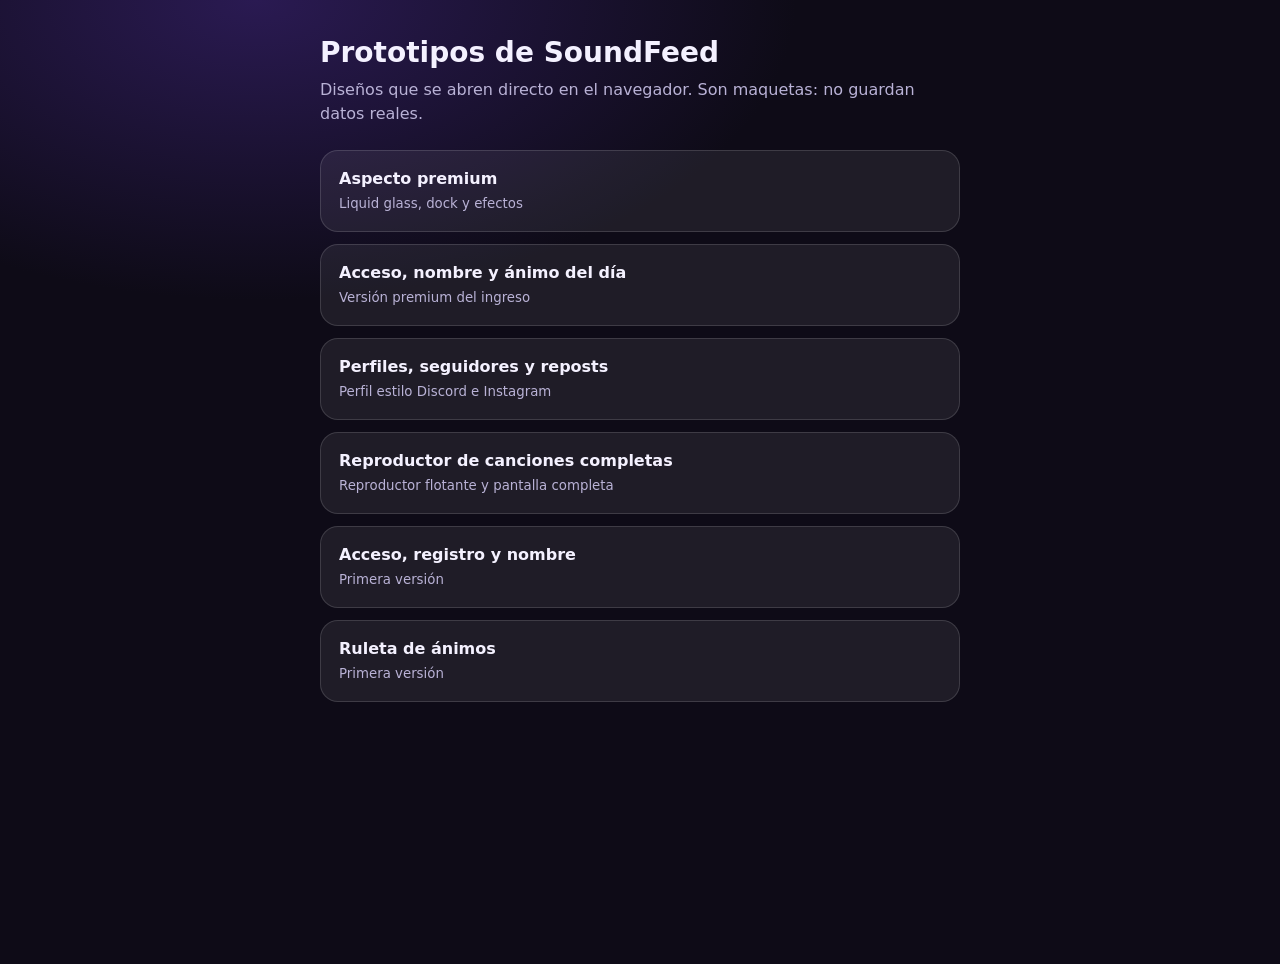
<file: docs/prototipos/index.html>
<!doctype html>
<html lang="es"><head><meta charset="utf-8"><meta name="viewport" content="width=device-width,initial-scale=1">
<title>SoundFeed — Prototipos</title>
<style>
body{margin:0;min-height:100vh;background:radial-gradient(900px 500px at 20% 0,#2a1a52,#0e0b17 60%);color:#f4f1ff;font:16px/1.5 system-ui,-apple-system,Segoe UI,sans-serif;padding:32px 20px}
main{max-width:640px;margin:0 auto}h1{font-size:28px;margin:0 0 4px}p{color:#b9b2d6;margin:0 0 24px}
a{display:block;padding:16px 18px;margin-bottom:12px;border-radius:18px;background:rgba(255,255,255,.07);border:1px solid rgba(255,255,255,.14);color:inherit;text-decoration:none}
a:hover{background:rgba(255,255,255,.12)}b{display:block}small{color:#b9b2d6}
</style></head><body><main>
<h1>Prototipos de SoundFeed</h1><p>Diseños que se abren directo en el navegador. Son maquetas: no guardan datos reales.</p>
<a href="premium.html"><b>Aspecto premium</b><small>Liquid glass, dock y efectos</small></a>
<a href="premium-inicio.html"><b>Acceso, nombre y ánimo del día</b><small>Versión premium del ingreso</small></a>
<a href="premium-perfil.html"><b>Perfiles, seguidores y reposts</b><small>Perfil estilo Discord e Instagram</small></a>
<a href="premium-reproductor.html"><b>Reproductor de canciones completas</b><small>Reproductor flotante y pantalla completa</small></a>
<a href="acceso.html"><b>Acceso, registro y nombre</b><small>Primera versión</small></a>
<a href="ruleta.html"><b>Ruleta de ánimos</b><small>Primera versión</small></a>
</main></body></html>
</file>
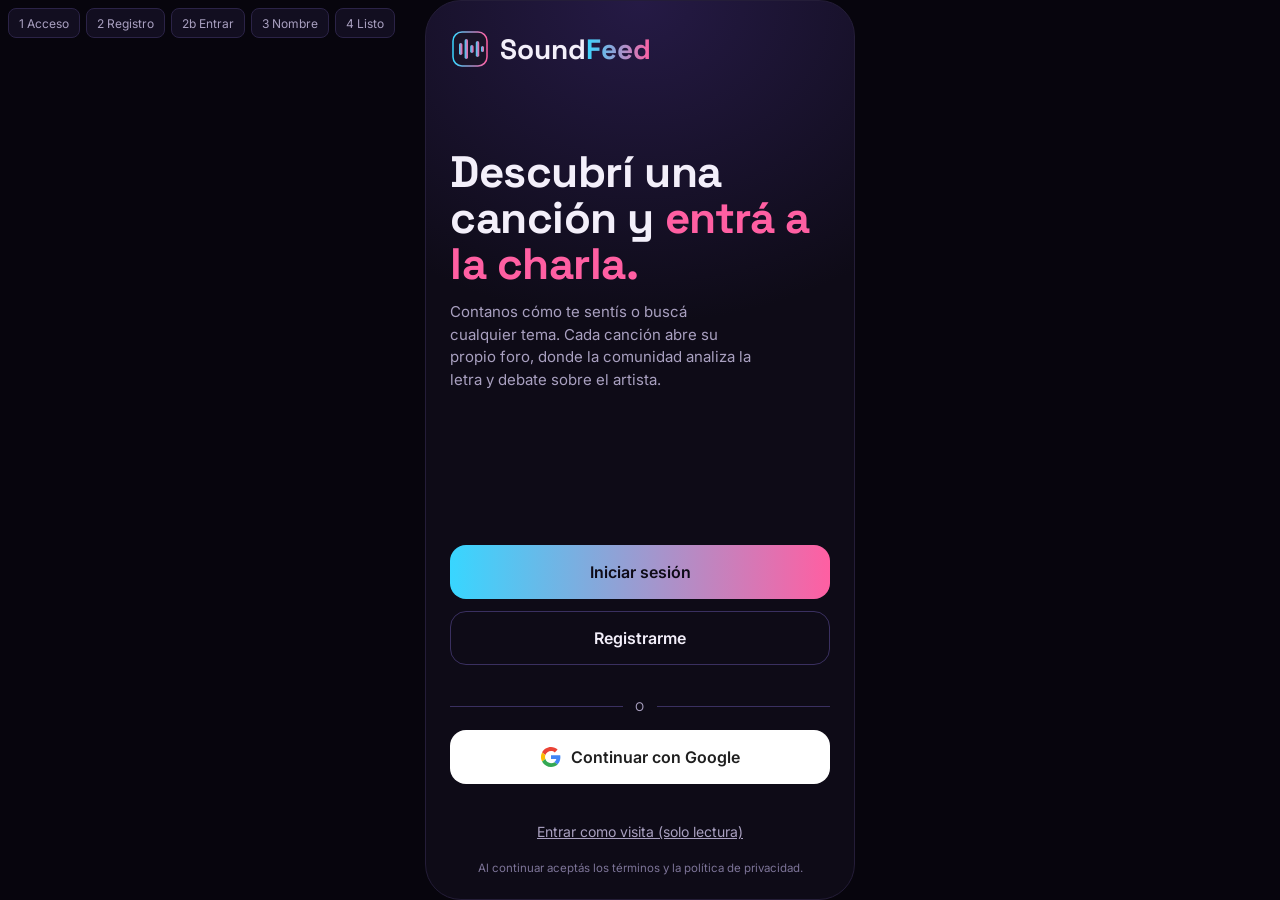
<file: docs/prototipos/acceso.html>
<!DOCTYPE html>
<html lang="es">
<head>
<meta charset="utf-8">
<meta name="viewport" content="width=device-width, initial-scale=1, viewport-fit=cover">
<title>SoundFeed — Prototipo: acceso, registro y nombre</title>
<link rel="preconnect" href="https://fonts.googleapis.com">
<link rel="preconnect" href="https://fonts.gstatic.com" crossorigin>
<link href="https://fonts.googleapis.com/css2?family=Inter:wght@400;600;700&family=Space+Grotesk:wght@500;700&display=swap" rel="stylesheet">
<style>
:root { --ink:#0e0b17; --panel:#1a1429; --line:#3a3060; --text:#f3effa; --muted:#a9a0c0; --cyan:#38d6ff; --pink:#ff5fa2; --ok:#5ee6a8; --bad:#ff7a8a; }
* { box-sizing: border-box; }
html, body { margin: 0; background: #07050d; color: var(--text); font-family: Inter, system-ui, sans-serif; }
body { min-height: 100dvh; display: grid; place-items: center; }
button, input { font: inherit; color: inherit; }
.phone { position: relative; width: min(100vw, 430px); height: min(100dvh, 900px); overflow: hidden; background: radial-gradient(560px 460px at 50% 0%, #251a45, #0e0b17 70%); }
@media (min-width: 520px) { .phone { border-radius: 36px; border: 1px solid #241d38; } }

.screen { position: absolute; inset: 0; padding: max(28px, env(safe-area-inset-top)) 24px max(22px, env(safe-area-inset-bottom)); display: none; flex-direction: column; overflow-y: auto; }
.screen.on { display: flex; animation: in .35s ease both; }
@keyframes in { from { opacity: 0; transform: translateY(14px); } to { opacity: 1; transform: none; } }
.grow { flex: 1; }

/* marca */
.brand { display: flex; align-items: center; gap: 10px; }
.logo { width: 40px; height: 40px; overflow: visible; }
.logo .b { transform-box: fill-box; transform-origin: center; animation: eq 1.15s ease-in-out infinite; }
.logo .b:nth-child(1) { animation-delay: -.9s; } .logo .b:nth-child(2) { animation-delay: -.5s; } .logo .b:nth-child(3) { animation-delay: -.15s; } .logo .b:nth-child(4) { animation-delay: -.7s; } .logo .b:nth-child(5) { animation-delay: -.3s; }
@keyframes eq { 0%, 100% { transform: scaleY(.45); } 50% { transform: scaleY(1.35); } }
.word { font: 700 28px/1 'Space Grotesk', sans-serif; }
.word i { font-style: normal; background: linear-gradient(90deg, #38d6ff, #ff5fa2); -webkit-background-clip: text; background-clip: text; color: transparent; }

/* acceso */
.hero { margin-top: 9vh; }
.hero h1 { margin: 0; font: 700 clamp(34px, 10.5vw, 44px)/1.04 'Space Grotesk', sans-serif; letter-spacing: -.01em; }
.hero h1 em { font-style: normal; color: var(--pink); }
.hero p { margin: 14px 0 0; color: var(--muted); font-size: 15px; line-height: 1.5; max-width: 34ch; }
.actions { display: grid; gap: 12px; margin-top: 28px; }
.btn { min-height: 54px; border-radius: 16px; border: 1.5px solid var(--line); background: transparent; font-weight: 600; font-size: 16px; cursor: pointer; display: flex; align-items: center; justify-content: center; gap: 10px; transition: transform .1s, border-color .15s; }
.btn:active { transform: scale(.98); }
.btn.primary { border: 0; color: #0e0b17; background: linear-gradient(90deg, var(--cyan), var(--pink)); }
.btn.google { background: #fff; color: #1f1f1f; border: 0; }
.btn:disabled { opacity: .45; cursor: not-allowed; }
.sep { display: flex; align-items: center; gap: 12px; margin: 22px 0 4px; color: var(--muted); font-size: 12px; letter-spacing: .08em; text-transform: uppercase; }
.sep::before, .sep::after { content: ""; flex: 1; height: 1px; background: var(--line); }
.visit { margin: 14px auto 0; background: none; border: 0; color: var(--muted); text-decoration: underline; min-height: 44px; padding: 0 12px; cursor: pointer; font-size: 14px; }
.legal { margin: 6px 0 0; text-align: center; font-size: 11.5px; color: #7d7498; line-height: 1.5; }

/* formularios */
.back { align-self: flex-start; background: none; border: 0; color: var(--muted); min-height: 44px; margin-left: -10px; padding: 0 10px; cursor: pointer; font-size: 14px; }
.title { margin: 14px 0 0; font: 700 30px/1.1 'Space Grotesk', sans-serif; }
.sub { margin: 8px 0 0; color: var(--muted); font-size: 14.5px; line-height: 1.45; }
form { display: grid; gap: 16px; margin-top: 24px; }
.field label { display: block; font-size: 13px; font-weight: 600; margin-bottom: 7px; color: #d9d2ee; }
.in { position: relative; }
.in input { width: 100%; min-height: 54px; padding: 0 16px; border-radius: 14px; border: 1.5px solid var(--line); background: var(--panel); outline: none; font-size: 16px; transition: border-color .15s, box-shadow .15s; }
.in input:focus { border-color: var(--cyan); box-shadow: 0 0 0 4px rgba(56, 214, 255, .14); }
.in input.bad { border-color: var(--bad); }
.in .eye { position: absolute; right: 6px; top: 6px; width: 42px; height: 42px; border: 0; background: none; color: var(--muted); cursor: pointer; border-radius: 10px; font-size: 13px; font-weight: 600; }
.hint { margin: 7px 2px 0; font-size: 12.5px; color: var(--muted); min-height: 16px; }
.hint.bad { color: var(--bad); }
.meter { display: grid; grid-template-columns: repeat(4, 1fr); gap: 5px; margin-top: 10px; }
.meter i { height: 5px; border-radius: 3px; background: #2b2347; transition: background .2s; }
.meter[data-s="1"] i:nth-child(-n+1) { background: var(--bad); }
.meter[data-s="2"] i:nth-child(-n+2) { background: #ffb84d; }
.meter[data-s="3"] i:nth-child(-n+3) { background: #c6e35e; }
.meter[data-s="4"] i { background: var(--ok); }
.rules { list-style: none; margin: 10px 0 0; padding: 0; display: grid; gap: 4px; font-size: 12.5px; color: var(--muted); }
.rules li::before { content: "○ "; }
.rules li.ok { color: var(--ok); } .rules li.ok::before { content: "● "; }
.link { background: none; border: 0; color: var(--cyan); cursor: pointer; font-size: 13.5px; padding: 8px 2px; justify-self: start; }
.msg { font-size: 13px; color: var(--bad); min-height: 18px; }

/* nombre de usuario */
.name-wrap { margin-top: 28px; }
.name-box { position: relative; display: flex; align-items: center; border: 2px solid var(--line); border-radius: 20px; background: var(--panel); padding: 0 16px; transition: border-color .2s, box-shadow .2s; }
.name-box:focus-within { border-color: var(--cyan); box-shadow: 0 0 0 5px rgba(56, 214, 255, .13); }
.name-box.ok { border-color: var(--ok); box-shadow: 0 0 0 5px rgba(94, 230, 168, .12); }
.name-box.bad { border-color: var(--bad); box-shadow: 0 0 0 5px rgba(255, 122, 138, .12); }
.name-box .at { font: 700 26px 'Space Grotesk', sans-serif; color: var(--muted); }
.name-box input { flex: 1; min-width: 0; background: none; border: 0; outline: none; min-height: 68px; padding: 0 8px; font: 700 26px 'Space Grotesk', sans-serif; }
.name-box input::placeholder { color: #5c5379; }
.state { width: 28px; text-align: center; font-size: 20px; }
.spin { width: 18px; height: 18px; border-radius: 50%; border: 2.5px solid var(--line); border-top-color: var(--cyan); animation: sp .7s linear infinite; display: inline-block; }
@keyframes sp { to { transform: rotate(360deg); } }
.status { margin: 10px 4px 0; min-height: 20px; font-size: 14px; color: var(--muted); }
.status.ok { color: var(--ok); } .status.bad { color: var(--bad); }
.chips { display: flex; flex-wrap: wrap; gap: 8px; margin-top: 10px; }
.chips[hidden] { display: none; }
.chips button { min-height: 38px; padding: 0 14px; border-radius: 999px; border: 1px solid var(--line); background: var(--panel); cursor: pointer; font-size: 14px; }
.small { margin: 16px 4px 0; font-size: 12.5px; color: #7d7498; line-height: 1.5; }

/* listo */
.done { align-items: center; justify-content: center; text-align: center; }
.done .big { font: 700 34px/1.1 'Space Grotesk', sans-serif; margin: 22px 0 8px; }
.done .big b { background: linear-gradient(90deg, #38d6ff, #ff5fa2); -webkit-background-clip: text; background-clip: text; color: transparent; }
.check { width: 84px; height: 84px; border-radius: 50%; display: grid; place-items: center; font-size: 38px; color: #0e0b17; background: linear-gradient(135deg, var(--cyan), var(--pink)); animation: pop .6s cubic-bezier(.2, .9, .3, 1.4) both; }
@keyframes pop { from { transform: scale(.3); opacity: 0; } to { transform: none; opacity: 1; } }

.steps { display: flex; gap: 6px; margin-top: 4px; }
.steps i { height: 4px; width: 28px; border-radius: 2px; background: #2b2347; }
.steps i.on { background: linear-gradient(90deg, var(--cyan), var(--pink)); }

.toolbar { position: fixed; top: 8px; left: 8px; display: flex; gap: 6px; z-index: 9; font-size: 12px; }
.toolbar button { min-height: 30px; padding: 0 10px; border-radius: 8px; border: 1px solid #2b2347; background: #120e20; color: #a9a0c0; cursor: pointer; }
@media (max-width: 519px) { .toolbar { display: none; } }
@media (prefers-reduced-motion: reduce) { * { animation: none !important; transition: none !important; } }
</style>
</head>
<body>
<div class="toolbar" aria-label="Atajos del prototipo">
  <button data-go="welcome">1 Acceso</button><button data-go="signup">2 Registro</button><button data-go="login">2b Entrar</button><button data-go="name">3 Nombre</button><button data-go="done">4 Listo</button>
</div>

<main class="phone">

  <!-- 1. ACCESO -->
  <section class="screen on" id="welcome" aria-label="Acceso">
    <div class="brand">
      <svg class="logo" viewBox="0 0 40 40" aria-hidden="true"><defs><linearGradient id="g" x1="0" x2="1"><stop offset="0" stop-color="#38d6ff"/><stop offset="1" stop-color="#ff5fa2"/></linearGradient></defs><rect x="3" y="3" width="34" height="34" rx="9" fill="#1a1429" stroke="url(#g)" stroke-width="1.5"/><rect class="b" x="9" y="14" width="3.4" height="12" rx="1.7" fill="url(#g)"/><rect class="b" x="14.6" y="10" width="3.4" height="20" rx="1.7" fill="url(#g)"/><rect class="b" x="20.2" y="16" width="3.4" height="8" rx="1.7" fill="url(#g)"/><rect class="b" x="25.8" y="12" width="3.4" height="16" rx="1.7" fill="url(#g)"/><rect class="b" x="31" y="17" width="3" height="6" rx="1.5" fill="url(#g)"/></svg>
      <span class="word">Sound<i>Feed</i></span>
    </div>
    <div class="hero">
      <h1>Descubrí una canción y <em>entrá a la charla.</em></h1>
      <p>Contanos cómo te sentís o buscá cualquier tema. Cada canción abre su propio foro, donde la comunidad analiza la letra y debate sobre el artista.</p>
    </div>
    <div class="grow"></div>
    <div class="actions">
      <button class="btn primary" data-go="login">Iniciar sesión</button>
      <button class="btn" data-go="signup">Registrarme</button>
      <div class="sep">o</div>
      <button class="btn google" id="gbtn"><svg width="20" height="20" viewBox="0 0 48 48" aria-hidden="true"><path fill="#EA4335" d="M24 9.5c3.5 0 6.6 1.2 9.1 3.5l6.8-6.8C35.8 2.4 30.3 0 24 0 14.6 0 6.5 5.4 2.6 13.2l7.9 6.1C12.4 13.6 17.7 9.5 24 9.5z"/><path fill="#4285F4" d="M46.5 24.5c0-1.6-.1-3.1-.4-4.5H24v9h12.7c-.6 3-2.3 5.5-4.8 7.2l7.5 5.8c4.4-4.1 7.1-10.1 7.1-17.5z"/><path fill="#FBBC05" d="M10.5 28.7a14.5 14.5 0 0 1 0-9.4l-7.9-6.1a24 24 0 0 0 0 21.6l7.9-6.1z"/><path fill="#34A853" d="M24 48c6.5 0 11.9-2.1 15.9-5.8l-7.5-5.8c-2.1 1.4-4.8 2.3-8.4 2.3-6.3 0-11.6-4.1-13.5-9.8l-7.9 6.1C6.5 42.6 14.6 48 24 48z"/></svg>Continuar con Google</button>
      <button class="visit" data-go="done" data-visit="1">Entrar como visita (solo lectura)</button>
    </div>
    <p class="legal">Al continuar aceptás los términos y la política de privacidad.</p>
  </section>

  <!-- 2. REGISTRO -->
  <section class="screen" id="signup" aria-label="Registro">
    <button class="back" data-go="welcome">← Volver</button>
    <div class="steps" aria-hidden="true"><i class="on"></i><i></i></div>
    <h2 class="title">Creá tu cuenta</h2>
    <p class="sub">Con tu correo y una contraseña segura. Después elegís cómo te llamamos.</p>
    <form id="fsignup" novalidate>
      <div class="field"><label for="se">Correo electrónico</label>
        <div class="in"><input id="se" type="email" autocomplete="email" inputmode="email" placeholder="tucorreo@ejemplo.com" required></div>
        <div class="hint" id="seh"></div></div>
      <div class="field"><label for="sp">Contraseña</label>
        <div class="in"><input id="sp" type="password" autocomplete="new-password" placeholder="Al menos 10 caracteres" required><button type="button" class="eye" data-eye="sp">Ver</button></div>
        <div class="meter" id="meter" data-s="0" aria-hidden="true"><i></i><i></i><i></i><i></i></div>
        <ul class="rules" id="rules"><li data-r="len">10 caracteres o más</li><li data-r="mix">Mayúsculas, minúsculas y un número</li><li data-r="common">No es una contraseña común ni tu correo</li></ul></div>
      <div class="field"><label for="sp2">Repetí la contraseña</label>
        <div class="in"><input id="sp2" type="password" autocomplete="new-password" placeholder="Otra vez, para evitar errores" required><button type="button" class="eye" data-eye="sp2">Ver</button></div>
        <div class="hint" id="sp2h"></div></div>
      <button class="btn primary" id="sbtn" disabled>Crear cuenta</button>
    </form>
    <p class="small">Te vamos a mandar un correo para confirmar tu dirección. Tu contraseña se guarda cifrada y nadie del equipo puede verla.</p>
  </section>

  <!-- 2b. INICIAR SESIÓN -->
  <section class="screen" id="login" aria-label="Iniciar sesión">
    <button class="back" data-go="welcome">← Volver</button>
    <h2 class="title">Qué bueno verte de nuevo</h2>
    <p class="sub">Entrá con tu correo y contraseña.</p>
    <form id="flogin" novalidate>
      <div class="field"><label for="le">Correo electrónico</label>
        <div class="in"><input id="le" type="email" autocomplete="email" inputmode="email" placeholder="tucorreo@ejemplo.com"></div></div>
      <div class="field"><label for="lp">Contraseña</label>
        <div class="in"><input id="lp" type="password" autocomplete="current-password" placeholder="Tu contraseña"><button type="button" class="eye" data-eye="lp">Ver</button></div>
        <button type="button" class="link" id="forgot">¿Te olvidaste la contraseña?</button>
        <div class="msg" id="lmsg" role="alert"></div></div>
      <button class="btn primary">Entrar</button>
    </form>
    <div class="sep">o</div>
    <button class="btn google" style="margin-top:12px">Continuar con Google</button>
    <p class="small" style="text-align:center">¿Todavía no tenés cuenta? <button class="link" data-go="signup" style="display:inline;padding:0">Registrate</button></p>
  </section>

  <!-- 3. NOMBRE -->
  <section class="screen" id="name" aria-label="Nombre de usuario">
    <div class="steps" aria-hidden="true" style="margin-top:12px"><i class="on"></i><i class="on"></i></div>
    <h2 class="title" style="margin-top:34px;font-size:clamp(32px,9.5vw,38px)">¿Cómo querés que te llamemos?</h2>
    <p class="sub">Es el nombre que van a ver los demás en los foros. Después podés cambiarlo.</p>
    <div class="name-wrap">
      <div class="name-box" id="nbox"><span class="at">@</span><input id="nin" type="text" maxlength="20" autocomplete="off" autocapitalize="none" spellcheck="false" placeholder="tu_nombre" aria-describedby="nstat"><span class="state" id="nstate" aria-hidden="true"></span></div>
      <div class="status" id="nstat" role="status" aria-live="polite">De 3 a 20 letras, números o guion bajo.</div>
      <div class="chips" id="sugg" hidden></div>
    </div>
    <p class="small">Probá: <button class="link" id="trytaken" style="padding:0;display:inline">luna</button> (ya existe) para ver cómo avisa cuando está ocupado.</p>
    <div class="grow"></div>
    <button class="btn primary" id="nbtn" disabled>Continuar</button>
  </section>

  <!-- 4. LISTO -->
  <section class="screen done" id="done" aria-label="Listo">
    <div class="check" aria-hidden="true">✓</div>
    <div class="big" id="dtext">Listo, <b>@usuario</b></div>
    <p class="sub">Ahora contanos cómo te sentís hoy.</p>
    <p class="small">(Acá sigue la ruleta de ánimos.)</p>
    <div style="height:18px"></div>
    <button class="btn" data-go="welcome" style="width:100%">Volver a empezar el prototipo</button>
  </section>
</main>

<script>
const $ = (s, r = document) => r.querySelector(s), $$ = (s, r = document) => [...r.querySelectorAll(s)];
function go(id) { $$('.screen').forEach((s) => s.classList.toggle('on', s.id === id)); const f = $('#' + id + ' input'); if (f && id !== 'welcome') setTimeout(() => f.focus({ preventScroll: true }), 380); }
document.addEventListener('click', (e) => { const b = e.target.closest('[data-go]'); if (!b) return; e.preventDefault(); if (b.dataset.visit) $('#dtext').innerHTML = 'Modo <b>visita</b>'; go(b.dataset.go); });
$('#gbtn').addEventListener('click', () => go('name'));
$$('[data-eye]').forEach((b) => b.addEventListener('click', () => { const i = $('#' + b.dataset.eye); const show = i.type === 'password'; i.type = show ? 'text' : 'password'; b.textContent = show ? 'Ocultar' : 'Ver'; }));

/* registro */
const COMMON = ['password', 'contraseña', '1234567890', 'qwertyuiop', '123456789a', 'soundfeed123', 'abc1234567'];
function strength(p, email) {
  const r = { len: p.length >= 10, mix: /[a-z]/.test(p) && /[A-Z]/.test(p) && /\d/.test(p), common: p.length > 0 && !COMMON.includes(p.toLowerCase()) && !(email && p.toLowerCase().includes(email.split('@')[0].toLowerCase()) && email.includes('@') && email.split('@')[0].length > 2) };
  let s = Object.values(r).filter(Boolean).length; if (p.length >= 14 && s === 3) s = 4; return { r, s: p ? Math.max(1, Math.min(4, s + (p.length >= 14 && s === 3 ? 0 : 0))) : 0, ok: r.len && r.mix && r.common };
}
const validEmail = (v) => /^[^\s@]+@[^\s@]+\.[^\s@]{2,}$/.test(v);
function checkSignup() {
  const e = $('#se').value.trim(), p = $('#sp').value, p2 = $('#sp2').value, st = strength(p, e);
  $('#meter').dataset.s = st.s; $$('#rules li').forEach((li) => li.classList.toggle('ok', st.r[li.dataset.r]));
  $('#seh').textContent = e && !validEmail(e) ? 'Revisá el correo: parece que le falta algo.' : ''; $('#seh').className = 'hint' + (e && !validEmail(e) ? ' bad' : '');
  const same = p2 && p === p2; $('#sp2h').textContent = p2 ? (same ? '✓ Coinciden' : 'No coinciden todavía') : ''; $('#sp2h').className = 'hint' + (p2 && !same ? ' bad' : '');
  $('#sbtn').disabled = !(validEmail(e) && st.ok && same);
}
['se', 'sp', 'sp2'].forEach((i) => $('#' + i).addEventListener('input', checkSignup));
$('#fsignup').addEventListener('submit', (e) => { e.preventDefault(); if (!$('#sbtn').disabled) go('name'); });

/* login */
$('#flogin').addEventListener('submit', (e) => { e.preventDefault(); const ok = validEmail($('#le').value.trim()) && $('#lp').value; if (!ok) { $('#lmsg').textContent = 'Correo o contraseña incorrectos.'; return; } $('#lmsg').textContent = ''; $('#dtext').innerHTML = 'Hola de nuevo'; go('done'); });
$('#forgot').addEventListener('click', () => { $('#lmsg').style.color = 'var(--ok)'; $('#lmsg').textContent = 'Si el correo existe, te mandamos un enlace para cambiarla.'; });

/* nombre de usuario con verificación (simulada) */
const TAKEN = ['luna', 'sofi', 'joaco', 'admin', 'soundfeed', 'musica'];
let timer, seq = 0;
function setName(state, text, cls) { $('#nbox').className = 'name-box ' + (cls || ''); $('#nstate').innerHTML = state; const s = $('#nstat'); s.textContent = text; s.className = 'status ' + (cls || ''); }
$('#nin').addEventListener('input', (e) => {
  const raw = e.target.value.toLowerCase().replace(/[^a-z0-9_]/g, ''); e.target.value = raw; clearTimeout(timer); $('#nbtn').disabled = true; $('#sugg').hidden = true; const my = ++seq;
  if (!raw) return setName('', 'De 3 a 20 letras, números o guion bajo.');
  if (raw.length < 3) return setName('', 'Necesita al menos 3 caracteres.', '');
  setName('<span class="spin"></span>', 'Verificando disponibilidad…');
  timer = setTimeout(() => {
    if (my !== seq) return;
    if (TAKEN.includes(raw)) { setName('✕', '@' + raw + ' ya está en uso. Probá con otro:', 'bad'); const alt = [raw + '_', raw + (10 + Math.floor(Math.random() * 89)), 'la_' + raw]; $('#sugg').replaceChildren(...alt.map((a) => { const b = document.createElement('button'); b.type = 'button'; b.textContent = '@' + a; b.onclick = () => { $('#nin').value = a; $('#nin').dispatchEvent(new Event('input')); }; return b; })); $('#sugg').hidden = false; }
    else { setName('✓', '¡@' + raw + ' está disponible!', 'ok'); $('#nbtn').disabled = false; }
  }, 650);
});
$('#trytaken').addEventListener('click', () => { $('#nin').value = 'luna'; $('#nin').dispatchEvent(new Event('input')); });
$('#nbtn').addEventListener('click', () => { $('#dtext').innerHTML = 'Listo, <b>@' + $('#nin').value + '</b>'; go('done'); });
$('#nin').addEventListener('keydown', (e) => { if (e.key === 'Enter' && !$('#nbtn').disabled) $('#nbtn').click(); });
</script>
</body>
</html>
</file>
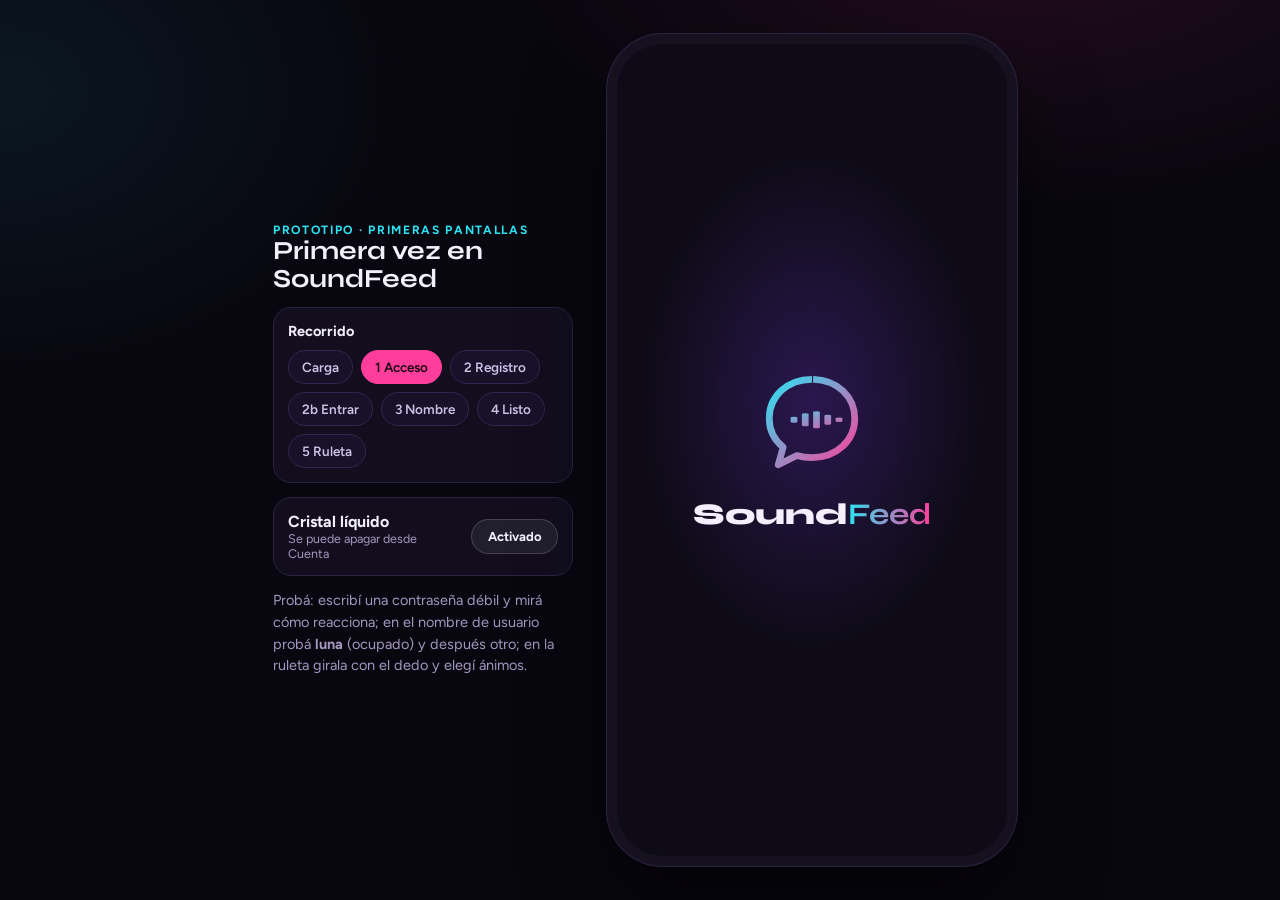
<file: docs/prototipos/premium-inicio.html>
<!DOCTYPE html>
<html lang="es">
<head>
<meta charset="utf-8">
<meta name="viewport" content="width=device-width,initial-scale=1,viewport-fit=cover">
<title>SoundFeed — Prototipo premium: acceso, nombre y ánimo del día</title>
<link rel="preconnect" href="https://fonts.googleapis.com">
<link rel="preconnect" href="https://fonts.gstatic.com" crossorigin>
<link href="https://fonts.googleapis.com/css2?family=Syne:wght@600;800&family=Figtree:wght@400;500;700&display=swap" rel="stylesheet">
<style>
@property --aura{syntax:'<color>';inherits:true;initial-value:#7c5cff}
:root{--ink:#0e0b17;--panel:#171225;--line:#342b52;--text:#f3effc;--muted:#a398c0;--pink:#ff3d9a;--cyan:#2be3f2;--violet:#7c5cff;--ok:#5ee6a8;--bad:#ff7a8a;--spring:cubic-bezier(.34,1.56,.64,1);--out:cubic-bezier(.22,1,.36,1)}
*{box-sizing:border-box;-webkit-tap-highlight-color:transparent}
html,body{margin:0}
body{min-height:100vh;background:radial-gradient(900px 500px at 80% -10%,rgba(255,61,154,.12),transparent 60%),radial-gradient(700px 500px at 0% 10%,rgba(43,227,242,.08),transparent 60%),#08060f;color:var(--text);font-family:Figtree,system-ui,sans-serif;display:flex;align-items:center;justify-content:center;gap:44px;padding:28px 20px;flex-wrap:wrap}
button,input{font:inherit;color:inherit}
button{border:0;background:none;padding:0;cursor:pointer}
h1,h2,h3{font-family:Syne,system-ui,sans-serif;margin:0;line-height:1.08}

/* panel lateral del prototipo */
.side{width:300px;display:grid;gap:14px}
.side h1{font-size:26px}
.side p{margin:0;color:var(--muted);font-size:14.5px;line-height:1.5}
.eyebrow{font-size:12px;letter-spacing:.14em;text-transform:uppercase;color:var(--cyan);font-weight:700}
.box{background:#120e1e;border:1px solid #2a2342;border-radius:18px;padding:14px;display:grid;gap:10px}
.box>b{font-size:14.5px}
.tabs{display:flex;flex-wrap:wrap;gap:8px}
.tabs button{padding:8px 13px;border-radius:999px;border:1px solid #2f2750;background:#17122a;color:#cbc2e6;font-weight:600;font-size:13.5px}
.tabs button.on{background:var(--pink);border-color:var(--pink);color:#1a0612}
.row{display:flex;align-items:center;justify-content:space-between;gap:12px}
.row small{display:block;color:var(--muted);font-size:12.5px}

/* teléfono */
.phone{position:relative;width:390px;height:812px;max-width:100%;border-radius:46px;background:var(--ink);overflow:hidden;isolation:isolate;box-shadow:0 0 0 10px #15111f,0 0 0 11px #2b2342,0 40px 90px rgba(0,0,0,.65)}
@media (max-width:480px){body{padding:0;gap:0;display:block}.side{display:none}.phone{width:100vw;height:100vh;height:100dvh;border-radius:0;box-shadow:none}}
.amb{position:absolute;inset:0;z-index:-1;overflow:hidden}
.blob{position:absolute;border-radius:50%;filter:blur(46px);opacity:.34}
.blob.a{width:300px;height:300px;left:-90px;top:40px;background:#7c5cff;animation:d1 16s ease-in-out infinite}
.blob.b{width:260px;height:260px;right:-80px;top:300px;background:#ff3d9a;animation:d2 19s ease-in-out infinite}
.blob.c{width:280px;height:280px;left:30px;bottom:-70px;background:#2be3f2;opacity:.26;animation:d3 22s ease-in-out infinite}
.glass .blob{opacity:.58}.glass .blob.c{opacity:.42}
@keyframes d1{50%{transform:translate(120px,160px) scale(1.15)}}
@keyframes d2{50%{transform:translate(-140px,-120px) scale(.9)}}
@keyframes d3{50%{transform:translate(160px,-150px) scale(1.2)}}

/* superficies */
.surf{position:relative;overflow:hidden;background:var(--panel);border:1px solid var(--line);transition:background .5s,border-color .5s,box-shadow .5s}
.glass .surf{background:linear-gradient(145deg,rgba(255,255,255,.14),rgba(255,255,255,.04) 62%);border-color:rgba(255,255,255,.17);-webkit-backdrop-filter:blur(22px) saturate(1.8);backdrop-filter:blur(22px) saturate(1.8);box-shadow:inset 0 1px 0 rgba(255,255,255,.42),inset 0 -1px 0 rgba(255,255,255,.06),0 14px 34px rgba(0,0,0,.3)}
.surf::before{content:"";position:absolute;inset:0;pointer-events:none;opacity:0;transition:opacity .4s;background:radial-gradient(170px circle at var(--lx,30%) var(--ly,0%),rgba(255,255,255,.2),transparent 65%)}
.glass .surf::before{opacity:1}

/* botones sensibles */
.pr{position:relative;overflow:hidden;cursor:pointer;user-select:none;-webkit-user-select:none;transition:transform .45s var(--spring),box-shadow .3s,filter .25s,background .3s,border-color .3s,color .3s,opacity .3s}
.pr:active:not(:disabled){transform:scale(.95);transition-duration:.09s}
.rip{position:absolute;border-radius:50%;pointer-events:none;background:rgba(255,255,255,.34);transform:scale(0);animation:rip .65s var(--out) forwards}
@keyframes rip{to{transform:scale(1);opacity:0}}
.btn{min-height:56px;width:100%;padding:0 20px;border-radius:19px;font-weight:700;font-size:16.5px;color:#fff;display:flex;align-items:center;justify-content:center;gap:10px;background:rgba(255,255,255,.07);border:1px solid rgba(255,255,255,.17)}
.btn.cta{border:0;background:linear-gradient(90deg,var(--pink),var(--violet));box-shadow:0 10px 30px rgba(255,61,154,.38),inset 0 1px 0 rgba(255,255,255,.35);animation:glow 3s ease-in-out infinite}
.btn.cta::after{content:"";position:absolute;top:0;bottom:0;left:-80%;width:55%;background:linear-gradient(100deg,transparent,rgba(255,255,255,.4),transparent);transform:skewX(-18deg);animation:sheen 3.8s ease-in-out infinite;pointer-events:none}
.btn.g{background:#fff;color:#1f1f1f;border:0;box-shadow:0 8px 24px rgba(255,255,255,.14),inset 0 -2px 0 rgba(0,0,0,.06)}
.btn:disabled{opacity:.42;filter:saturate(.5);cursor:not-allowed;animation:none;box-shadow:none}
.btn:disabled::after{display:none}
.btn.enable{animation:enable .6s var(--spring),glow 3s ease-in-out .6s infinite}
@keyframes enable{0%{transform:scale(.93)}60%{transform:scale(1.04)}100%{transform:none}}
@keyframes sheen{0%,55%{left:-80%}100%{left:140%}}
@keyframes glow{50%{box-shadow:0 12px 40px rgba(255,61,154,.6),inset 0 1px 0 rgba(255,255,255,.35)}}
.lnk{color:var(--cyan);font-weight:600;font-size:14px;padding:8px 4px}
.chipb{padding:9px 16px;border-radius:999px;font-weight:700;font-size:13px;background:rgba(255,255,255,.07);border:1px solid rgba(255,255,255,.16)}

/* pantallas */
.scr{position:absolute;inset:0;padding:54px 24px 26px;display:none;flex-direction:column;overflow-y:auto;overflow-x:hidden;scrollbar-width:none}
.scr::-webkit-scrollbar{display:none}
.scr.on{display:flex}
.st{opacity:0}
.scr.in .st{animation:rise .7s var(--out) both;animation-delay:calc(var(--i)*70ms + 120ms)}
@keyframes rise{from{opacity:0;transform:translateY(24px) scale(.985)}to{opacity:1;transform:none}}
.grow{flex:1;min-height:12px}
.brand{display:flex;align-items:center;gap:9px;font-family:Syne,sans-serif;font-weight:800;font-size:23px;letter-spacing:-.01em}
.brand b{background:linear-gradient(90deg,var(--cyan),var(--pink));-webkit-background-clip:text;background-clip:text;color:transparent}
.logo .bar{transform-box:fill-box;transform-origin:center;animation:lbar 1.8s ease-in-out infinite}
.logo .bar:nth-child(2){animation-delay:.15s}.logo .bar:nth-child(3){animation-delay:.3s}.logo .bar:nth-child(4){animation-delay:.45s}.logo .bar:nth-child(5){animation-delay:.6s}
@keyframes lbar{50%{transform:scaleY(.5)}}
.back{display:inline-flex;align-items:center;gap:6px;color:var(--muted);font-weight:700;font-size:14px;padding:8px 12px 8px 4px;margin:-6px 0 0 -6px;border-radius:12px;align-self:flex-start}
.back svg{width:18px;height:18px;stroke:currentColor;fill:none;stroke-width:2.4;stroke-linecap:round;stroke-linejoin:round}
.steps{display:flex;gap:6px;margin:10px 0 0}
.steps i{height:4px;width:34px;border-radius:3px;background:rgba(255,255,255,.14);position:relative;overflow:hidden}
.steps i::after{content:"";position:absolute;inset:0;transform:scaleX(0);transform-origin:left;background:linear-gradient(90deg,var(--cyan),var(--pink));transition:transform .8s var(--out) .25s}
.steps i.on::after{transform:none}
.title{font-size:31px;margin:16px 0 0}
.sub{margin:8px 0 0;color:var(--muted);font-size:15px;line-height:1.45}

/* acceso */
.fan{position:relative;height:178px;margin:18px -24px 0}
.tile{position:absolute;width:112px;height:112px;border-radius:24px;left:50%;top:26px;margin-left:-56px;border:1px solid rgba(255,255,255,.22);box-shadow:0 18px 40px rgba(0,0,0,.45),inset 0 1px 0 rgba(255,255,255,.3);animation:float 6s ease-in-out infinite}
.tile.art{position:absolute}
.tile.t1{transform:translateX(-92px) rotate(-12deg);animation-delay:-1s}
.tile.t2{transform:translateY(-14px) scale(1.14);z-index:2;animation-delay:-3s}
.tile.t3{transform:translateX(92px) rotate(12deg);animation-delay:-5s}
@keyframes float{50%{translate:0 -9px}}
.art{overflow:hidden;position:relative;background:radial-gradient(120% 90% at 18% 14%,hsl(var(--h1) 92% 64%),transparent 56%),radial-gradient(100% 100% at 88% 88%,hsl(var(--h2) 88% 56%),transparent 62%),linear-gradient(145deg,hsl(var(--h1) 55% 24%),hsl(var(--h2) 62% 15%))}
.art::before{content:"";position:absolute;inset:-25%;background:repeating-radial-gradient(circle at 50% 50%,rgba(255,255,255,.08) 0 2px,transparent 2px 15px);mix-blend-mode:soft-light}
.art.v2::before{background:repeating-linear-gradient(115deg,rgba(255,255,255,.12) 0 3px,transparent 3px 16px)}
.art.v3::before{inset:0;background:radial-gradient(circle at 62% 38%,rgba(255,255,255,.55) 0 18%,rgba(255,255,255,0) 19%),repeating-linear-gradient(0deg,rgba(0,0,0,.18) 0 2px,transparent 2px 12px);mix-blend-mode:normal;opacity:.5}
.art b{position:absolute;left:50%;top:50%;transform:translate(-50%,-50%);font-family:Syne,sans-serif;font-weight:800;font-size:44px;color:rgba(255,255,255,.88);text-shadow:0 4px 24px rgba(0,0,0,.35)}
.bub{position:absolute;padding:8px 13px;border-radius:16px 16px 16px 4px;font-size:12.5px;font-weight:600;white-space:nowrap;z-index:3;opacity:0}
.bub.b1{left:6px;top:4px;animation:bub 9s ease-in-out infinite}
.bub.b2{right:6px;top:118px;border-radius:16px 16px 4px 16px;animation:bub 9s ease-in-out 4.5s infinite}
.bub i{display:inline-block;width:5px;height:5px;border-radius:50%;background:var(--cyan);margin-right:3px;animation:dotb 1s ease-in-out infinite}
.bub i:nth-child(2){animation-delay:.15s}.bub i:nth-child(3){animation-delay:.3s}
@keyframes bub{0%{opacity:0;transform:translateY(10px) scale(.8)}8%,40%{opacity:1;transform:none}50%,100%{opacity:0;transform:translateY(-8px) scale(.95)}}
@keyframes dotb{50%{transform:translateY(-3px);opacity:.5}}
.hero h1{font-size:clamp(33px,9.6vw,40px);letter-spacing:-.01em}
.hero h1 .w{display:inline-block;opacity:0;animation:rise .7s var(--out) both;animation-delay:calc(var(--k)*90ms + .35s)}
.hero h1 em.w{font-style:normal;background:linear-gradient(90deg,var(--pink),var(--cyan),var(--pink));background-size:200% 100%;-webkit-background-clip:text;background-clip:text;color:transparent;animation:rise .7s var(--out) both,shimmer 5s linear infinite;animation-delay:calc(var(--k)*90ms + .35s),1.4s}
@keyframes shimmer{to{background-position:-200% 0}}
.hero p{margin:12px 0 0;color:var(--muted);font-size:14.5px;line-height:1.5}
.acts{display:grid;gap:11px;margin-top:20px}
.sep{display:flex;align-items:center;gap:12px;color:var(--muted);font-size:12px;letter-spacing:.1em;text-transform:uppercase}
.sep::before,.sep::after{content:"";flex:1;height:1px;background:rgba(255,255,255,.14)}
.visit{margin:4px auto 0;color:var(--muted);text-decoration:underline;font-size:14px;padding:10px 12px}
.legal{margin:2px 0 0;text-align:center;font-size:11.5px;color:#7d7498}

/* formularios */
form{display:grid;gap:14px;margin-top:22px}
.fld{position:relative}
.fld input{width:100%;height:60px;padding:22px 52px 6px 16px;border-radius:18px;border:1px solid rgba(255,255,255,.17);background:rgba(255,255,255,.06);outline:0;font-size:16px;transition:border-color .25s,box-shadow .25s,background .25s}
.fld label{position:absolute;left:17px;top:19px;color:var(--muted);font-size:15.5px;pointer-events:none;transform-origin:left top;transition:transform .35s var(--out),color .25s}
.fld input:focus+label,.fld input:not(:placeholder-shown)+label{transform:translateY(-11px) scale(.76);color:var(--cyan)}
.fld input:focus{border-color:var(--cyan);box-shadow:0 0 0 4px rgba(43,227,242,.16),0 8px 24px rgba(43,227,242,.12);background:rgba(255,255,255,.09)}
.fld.bad input{border-color:var(--bad)}
.eye{position:absolute;right:8px;top:9px;width:42px;height:42px;border-radius:12px;color:var(--muted);font-size:12.5px;font-weight:700}
.hint{font-size:12.5px;color:var(--muted);margin:6px 3px 0;min-height:17px;transition:color .2s}
.hint.bad{color:var(--bad)}.hint.ok{color:var(--ok)}
.meter{display:grid;grid-template-columns:repeat(4,1fr);gap:5px;margin-top:9px}
.meter i{height:5px;border-radius:3px;background:rgba(255,255,255,.12);transition:background .35s,transform .5s var(--spring),box-shadow .35s;transform-origin:left}
.meter[data-s="1"] i:nth-child(-n+1){background:var(--bad);box-shadow:0 0 10px rgba(255,122,138,.5)}
.meter[data-s="2"] i:nth-child(-n+2){background:#ffb84d;box-shadow:0 0 10px rgba(255,184,77,.5)}
.meter[data-s="3"] i:nth-child(-n+3){background:#c6e35e;box-shadow:0 0 10px rgba(198,227,94,.5)}
.meter[data-s="4"] i{background:var(--ok);box-shadow:0 0 12px rgba(94,230,168,.6)}
.rules{list-style:none;margin:11px 0 0;padding:0;display:grid;gap:7px;font-size:13px;color:var(--muted)}
.rules li{display:flex;align-items:center;gap:9px;transition:color .3s}
.dotc{width:18px;height:18px;border-radius:50%;border:1.5px solid rgba(255,255,255,.25);display:grid;place-items:center;transition:background .3s,border-color .3s,transform .5s var(--spring)}
.ck{width:12px;height:12px;fill:none;stroke:#0b2a1c;stroke-width:3.4;stroke-linecap:round;stroke-linejoin:round}
.ck path{stroke-dasharray:1;stroke-dashoffset:1;transition:stroke-dashoffset .45s var(--out) .08s}
.rules li.ok{color:var(--ok)}
.rules li.ok .dotc{background:var(--ok);border-color:var(--ok);transform:scale(1.12)}
.rules li.ok .ck path{stroke-dashoffset:0}
.small{margin:14px 4px 0;font-size:12.5px;color:#7d7498;line-height:1.5}
.msg{font-size:13px;color:var(--bad);min-height:18px}

/* nombre de usuario */
.uav{width:92px;height:92px;border-radius:50%;margin:26px auto 0;display:grid;place-items:center;font:800 42px Syne,sans-serif;color:#0e0b17;background:linear-gradient(135deg,var(--cyan),var(--pink));box-shadow:0 14px 40px rgba(255,61,154,.35),inset 0 2px 0 rgba(255,255,255,.4);transition:background .4s,box-shadow .4s,transform .5s var(--spring)}
.uav.empty{background:rgba(255,255,255,.08);color:var(--muted);box-shadow:inset 0 0 0 1.5px rgba(255,255,255,.18)}
.uav.pulse{animation:avpop .45s var(--spring)}
@keyframes avpop{0%{transform:scale(.8)}100%{transform:none}}
.nbox{margin-top:22px;display:flex;align-items:center;border-radius:22px;padding:0 14px 0 18px;border:2px solid rgba(255,255,255,.18);background:rgba(255,255,255,.06);transition:border-color .3s,box-shadow .3s}
.nbox:focus-within{border-color:var(--cyan);box-shadow:0 0 0 5px rgba(43,227,242,.14),0 10px 30px rgba(43,227,242,.14)}
.nbox.ok{border-color:var(--ok);box-shadow:0 0 0 5px rgba(94,230,168,.13),0 10px 30px rgba(94,230,168,.18)}
.nbox.bad{border-color:var(--bad);box-shadow:0 0 0 5px rgba(255,122,138,.13);animation:shake .45s}
@keyframes shake{20%{translate:-9px 0}40%{translate:8px 0}60%{translate:-5px 0}80%{translate:3px 0}}
.nbox .at{font:700 27px Syne,sans-serif;color:var(--muted)}
.nbox input{flex:1;min-width:0;background:none;border:0;outline:0;height:70px;padding:0 8px;font:700 27px Syne,sans-serif}
.nbox input::placeholder{color:#5c5379}
.state{width:30px;height:30px;display:grid;place-items:center}
.spin{width:20px;height:20px;border-radius:50%;border:2.5px solid rgba(255,255,255,.2);border-top-color:var(--cyan);animation:sp .7s linear infinite}
@keyframes sp{to{transform:rotate(360deg)}}
.stt{width:26px;height:26px;display:none}
.stt.ok{display:block}
.stt .ring{fill:none;stroke:var(--ok);stroke-width:2.4}
.stt path{fill:none;stroke:var(--ok);stroke-width:3;stroke-linecap:round;stroke-linejoin:round;stroke-dasharray:1;stroke-dashoffset:1;animation:draw .5s var(--out) .05s forwards}
@keyframes draw{to{stroke-dashoffset:0}}
.stt.x path{stroke:var(--bad)}
.stt.x .ring{stroke:var(--bad)}
.status{margin:10px 4px 0;min-height:21px;font-size:14px;color:var(--muted);transition:color .2s}
.status.ok{color:var(--ok)}.status.bad{color:var(--bad)}
.chips{display:flex;flex-wrap:wrap;gap:8px;margin-top:6px}
.chips[hidden]{display:none}
.chips button{padding:9px 15px;border-radius:999px;background:rgba(255,255,255,.07);border:1px solid rgba(255,255,255,.18);font-weight:600;font-size:14px;animation:chip .55s var(--spring) both;animation-delay:calc(var(--k)*90ms)}
@keyframes chip{from{opacity:0;transform:translateY(10px) scale(.7)}to{opacity:1;transform:none}}

/* listo */
.done{align-items:center;justify-content:center;text-align:center}
.okc{width:104px;height:104px;border-radius:50%;display:grid;place-items:center;background:linear-gradient(135deg,var(--cyan),var(--pink));box-shadow:0 18px 60px rgba(255,61,154,.5);animation:avpop .7s var(--spring) both}
.okc svg{width:52px;height:52px;fill:none;stroke:#0e0b17;stroke-width:3.4;stroke-linecap:round;stroke-linejoin:round}
.okc path{stroke-dasharray:1;stroke-dashoffset:1;animation:draw .6s var(--out) .45s forwards}
.done h2{font-size:34px;margin:24px 0 6px}
.done h2 b{background:linear-gradient(90deg,var(--cyan),var(--pink));-webkit-background-clip:text;background-clip:text;color:transparent}
.pt{position:absolute;width:9px;height:9px;border-radius:50%;pointer-events:none;z-index:90}

/* ruleta de ánimos */
.aura{position:absolute;left:50%;top:80%;width:620px;height:620px;margin:-310px 0 0 -310px;border-radius:50%;background:radial-gradient(circle,var(--aura),transparent 62%);opacity:.5;transition:--aura .9s ease;pointer-events:none;z-index:-1}
.glass .aura{opacity:.75}
.stage{position:absolute;inset:0;touch-action:none;cursor:grab;user-select:none;-webkit-user-select:none}
.stage.grabbing{cursor:grabbing}
.wheel{position:absolute;width:0;height:0}
.ringw{position:absolute;left:0;top:0;transform:translate(-50%,-50%);border:1.5px dashed rgba(255,255,255,.18);border-radius:50%;pointer-events:none}
.orb{position:absolute;left:0;top:0;border-radius:50%;--mc:#fff;border:1.5px solid color-mix(in srgb,var(--mc) 70%,#fff 10%);color:var(--text);font-weight:700;font-size:12.5px;display:flex;align-items:center;justify-content:center;will-change:transform;transition:background .3s,color .3s,box-shadow .3s,scale .35s var(--spring);background:radial-gradient(circle at 30% 24%,rgba(255,255,255,.3),rgba(255,255,255,.05) 55%),color-mix(in srgb,var(--mc) 14%,transparent);-webkit-backdrop-filter:blur(10px);backdrop-filter:blur(10px);box-shadow:inset 0 1px 0 rgba(255,255,255,.5),inset 0 -9px 20px color-mix(in srgb,var(--mc) 26%,transparent),0 8px 24px color-mix(in srgb,var(--mc) 24%,transparent)}
.phone:not(.glass) .orb{background:var(--panel);-webkit-backdrop-filter:none;backdrop-filter:none;box-shadow:none}
.orb:active{scale:.9}
.orb:focus-visible{outline:3px solid var(--cyan);outline-offset:3px}
.orb[aria-pressed="true"]{background:radial-gradient(circle at 30% 24%,rgba(255,255,255,.55),transparent 55%),var(--mc);color:#0e0b17;padding-top:13px;box-shadow:inset 0 1px 0 rgba(255,255,255,.7),0 0 30px color-mix(in srgb,var(--mc) 70%,transparent),0 10px 30px color-mix(in srgb,var(--mc) 40%,transparent)}
.orb[aria-pressed="true"]::before{content:"";position:absolute;top:10px;width:13px;height:13px;background:no-repeat center/contain url("data:image/svg+xml,%3Csvg xmlns='http://www.w3.org/2000/svg' viewBox='0 0 24 24' fill='none' stroke='%230e0b17' stroke-width='4' stroke-linecap='round' stroke-linejoin='round'%3E%3Cpath d='M4.5 12.5l5 5L19.5 7'/%3E%3C/svg%3E")}
.orb[aria-pressed="true"]::after{content:"";position:absolute;inset:-3px;border-radius:50%;border:2px solid var(--mc);animation:ping .8s ease-out forwards;pointer-events:none}
@keyframes ping{from{opacity:.9;transform:scale(1)}to{opacity:0;transform:scale(1.5)}}
.pointer{position:absolute;left:50%;width:0;height:0;border-left:9px solid transparent;border-right:9px solid transparent;border-top:13px solid var(--cyan);transform:translateX(-50%);filter:drop-shadow(0 0 8px rgba(43,227,242,.8));pointer-events:none}
.wtop{position:absolute;left:0;right:0;top:0;z-index:3;padding:54px 20px 6px;display:grid;justify-items:center;gap:6px;pointer-events:none;text-align:center}
.wbar{position:absolute;left:20px;right:20px;top:14px;display:flex;justify-content:space-between;align-items:center;pointer-events:auto}
.wbar .brand{font-size:19px}
.date{margin:20px 0 0;font-size:12px;font-weight:700;letter-spacing:.12em;text-transform:uppercase;color:var(--cyan)}
.q{font-size:29px}
.now{font:800 40px/1.05 Syne,sans-serif;min-height:42px;transition:color .35s,text-shadow .35s}
.tip{margin:0;font-size:12.5px;color:var(--muted);line-height:1.4;transition:opacity .4s}
.tip.hide{opacity:0}
.wfoot{position:absolute;left:0;right:0;bottom:0;z-index:3;padding:40px 22px 18px;display:grid;justify-items:center;gap:2px;background:linear-gradient(rgba(14,11,23,0),rgba(14,11,23,.9) 52%);pointer-events:none}
.wfoot button{pointer-events:auto}
.skip{color:var(--muted);text-decoration:underline;font-size:14px;padding:12px 16px}
.wlist{position:absolute;inset:0;z-index:2;padding:218px 18px 170px;display:none;overflow-y:auto;align-content:start}
.phone.is-list .wlist{display:grid;gap:10px}
.phone.is-list .q,.phone.is-list .now,.phone.is-list .tip{display:none}
.phone.is-list .stage{visibility:hidden;pointer-events:none}
.wlist h2{font-size:24px;margin:0 0 4px}
.grid{display:grid;grid-template-columns:1fr 1fr;gap:10px}
.mrow{display:flex;align-items:center;gap:10px;min-height:54px;padding:0 16px;border-radius:16px;font-weight:700;font-size:15px;text-align:left;border:1.5px solid rgba(255,255,255,.16);background:rgba(255,255,255,.06)}
.mrow i{width:12px;height:12px;border-radius:50%;background:var(--mc);flex:none;box-shadow:0 0 10px var(--mc)}
.mrow[aria-pressed="true"]{background:var(--mc);border-color:var(--mc);color:#0e0b17}
.mrow[aria-pressed="true"] i{background:#0e0b17;box-shadow:none}
.dchips{display:flex;flex-wrap:wrap;gap:9px;justify-content:center;margin:12px 0 18px}
.dchips span{background:var(--mc);color:#0e0b17;font-weight:800;font-size:15px;padding:8px 16px;border-radius:999px;box-shadow:0 8px 24px color-mix(in srgb,var(--mc) 45%,transparent);animation:chip .6s var(--spring) both;animation-delay:calc(var(--k)*110ms + .2s)}

/* carga */
.boot{position:absolute;inset:0;z-index:100;display:flex;flex-direction:column;align-items:center;justify-content:center;gap:20px;background:radial-gradient(60% 42% at 50% 44%,rgba(124,58,237,.26),rgba(14,11,23,0) 72%),#0e0b17;transition:opacity .6s ease,visibility 0s .6s}
.boot.out{opacity:0;visibility:hidden;pointer-events:none}
.boot svg{width:108px;height:108px;overflow:visible;animation:bglow 2.6s ease-in-out infinite}
.boot .bb{stroke-dasharray:1;stroke-dashoffset:1;animation:draw 1.1s cubic-bezier(.65,0,.35,1) .1s forwards}
.boot .br{transform-box:fill-box;transform-origin:center;transform:scaleY(.3);animation:bbar 1.15s ease-in-out .55s infinite}
.boot .br:nth-child(2){animation-delay:.7s}.boot .br:nth-child(3){animation-delay:.85s}.boot .br:nth-child(4){animation-delay:1s}.boot .br:nth-child(5){animation-delay:1.15s}
.boot .wm{font:800 30px Syne,sans-serif;opacity:0;transform:translateY(8px);animation:rise .6s var(--out) .5s forwards}
.boot .wm b{background:linear-gradient(90deg,var(--cyan),var(--pink));-webkit-background-clip:text;background-clip:text;color:transparent}
@keyframes bbar{0%,100%{transform:scaleY(.3)}50%{transform:scaleY(1.2)}}
@keyframes bglow{0%,100%{filter:drop-shadow(0 0 6px rgba(43,227,242,.25))}50%{filter:drop-shadow(0 0 18px rgba(255,61,154,.5))}}
@media (prefers-reduced-motion:reduce){*,*::before,*::after{animation-duration:.01ms!important;animation-iteration-count:1!important;transition-duration:.01ms!important}}
</style>
</head>
<body>

<aside class="side">
  <div><div class="eyebrow">Prototipo · primeras pantallas</div><h1>Primera vez en SoundFeed</h1></div>
  <div class="box"><b>Recorrido</b>
    <div class="tabs" id="tabs">
      <button data-t="boot">Carga</button><button data-t="welcome" class="on">1 Acceso</button><button data-t="signup">2 Registro</button><button data-t="login">2b Entrar</button><button data-t="name">3 Nombre</button><button data-t="done">4 Listo</button><button data-t="wheel">5 Ruleta</button>
    </div>
  </div>
  <div class="box"><div class="row"><div><b>Cristal líquido</b><small>Se puede apagar desde Cuenta</small></div>
    <button class="chipb pr" id="gl">Activado</button></div></div>
  <p>Probá: escribí una contraseña débil y mirá cómo reacciona; en el nombre de usuario probá <b>luna</b> (ocupado) y después otro; en la ruleta girala con el dedo y elegí ánimos.</p>
</aside>

<div class="phone glass" id="phone">
  <svg width="0" height="0" style="position:absolute" aria-hidden="true"><defs><linearGradient id="lg" gradientUnits="userSpaceOnUse" x1="5" y1="5" x2="43" y2="43"><stop offset="0" stop-color="#2be3f2"/><stop offset="1" stop-color="#ff3d9a"/></linearGradient></defs></svg>
  <div class="amb"><div class="blob a"></div><div class="blob b"></div><div class="blob c"></div></div>

  <!-- 1. ACCESO -->
  <section class="scr on in" id="welcome">
    <div class="st brand"><svg class="logo" width="36" height="36" viewBox="0 0 48 48" aria-hidden="true"><path d="M24 5C13 5 5 12.6 5 22.4c0 5.2 2.4 9.7 6.2 12.8L9 43l8.3-4.1c2 .6 4.2.9 6.7.9 11 0 19-7.6 19-17.4S35 5 24 5z" fill="none" stroke="url(#lg)" stroke-width="3" stroke-linejoin="round"/><g stroke="url(#lg)" stroke-width="3" stroke-linecap="round"><path class="bar" d="M16 20v6"/><path class="bar" d="M21 15v16"/><path class="bar" d="M26 12v22"/><path class="bar" d="M31 17v12"/><path class="bar" d="M36 21v4"/></g></svg><span>Sound<b>Feed</b></span></div>
    <div class="st fan" aria-hidden="true">
      <div class="tile art t1" style="--h1:38;--h2:12"></div>
      <div class="tile art v3 t3" style="--h1:205;--h2:255"></div>
      <div class="tile art v2 t2" style="--h1:265;--h2:325"><b>♪</b></div>
      <div class="bub b1 surf"><i></i><i></i><i></i> ¿La escuchan de noche?</div>
      <div class="bub b2 surf">Ese solo final 🔥</div>
    </div>
    <div class="st hero">
      <h1><span class="w" style="--k:0">Descubrí</span> <span class="w" style="--k:1">una</span> <span class="w" style="--k:2">canción</span> <span class="w" style="--k:3">y</span> <em class="w" style="--k:4">entrá a la charla.</em></h1>
      <p>Contanos cómo te sentís o buscá cualquier tema. Cada canción abre su propio foro.</p>
    </div>
    <div class="grow"></div>
    <div class="st acts">
      <button class="btn cta pr" data-go="login">Iniciar sesión</button>
      <button class="btn surf pr" data-go="signup">Registrarme</button>
      <div class="sep">o</div>
      <button class="btn g pr" data-go="name"><svg width="20" height="20" viewBox="0 0 48 48" aria-hidden="true"><path fill="#EA4335" d="M24 9.5c3.5 0 6.6 1.2 9.1 3.5l6.8-6.8C35.8 2.4 30.3 0 24 0 14.6 0 6.5 5.4 2.6 13.2l7.9 6.1C12.4 13.6 17.7 9.5 24 9.5z"/><path fill="#4285F4" d="M46.5 24.5c0-1.6-.1-3.1-.4-4.5H24v9h12.7c-.6 3-2.3 5.5-4.8 7.2l7.5 5.8c4.4-4.1 7.1-10.1 7.1-17.5z"/><path fill="#FBBC05" d="M10.5 28.7a14.5 14.5 0 0 1 0-9.4l-7.9-6.1a24 24 0 0 0 0 21.6l7.9-6.1z"/><path fill="#34A853" d="M24 48c6.5 0 11.9-2.1 15.9-5.8l-7.5-5.8c-2.1 1.4-4.8 2.3-8.4 2.3-6.3 0-11.6-4.1-13.5-9.8l-7.9 6.1C6.5 42.6 14.6 48 24 48z"/></svg>Continuar con Google</button>
      <button class="visit pr" data-go="wheel">Entrar como visita (solo lectura)</button>
    </div>
  </section>

  <!-- 2. REGISTRO -->
  <section class="scr" id="signup">
    <button class="st back pr" data-go="welcome"><svg viewBox="0 0 24 24"><path d="M15 5l-7 7 7 7"/></svg>Volver</button>
    <div class="st steps"><i class="on"></i><i></i></div>
    <h2 class="st title">Creá tu cuenta</h2>
    <p class="st sub">Con tu correo y una contraseña segura. Después elegís cómo te llamamos.</p>
    <form class="st" id="fsignup" novalidate>
      <div><div class="fld" id="fe"><input id="se" type="email" placeholder=" " autocomplete="email" inputmode="email"><label for="se">Correo electrónico</label></div><div class="hint" id="seh"></div></div>
      <div><div class="fld"><input id="sp" type="password" placeholder=" " autocomplete="new-password"><label for="sp">Contraseña</label><button type="button" class="eye pr" data-eye="sp">Ver</button></div>
        <div class="meter" id="meter" data-s="0" aria-hidden="true"><i></i><i></i><i></i><i></i></div>
        <ul class="rules" id="rules">
          <li data-r="len"><span class="dotc"><svg class="ck" viewBox="0 0 24 24"><path pathLength="1" d="M4.5 12.5l5 5L19.5 7"/></svg></span>10 caracteres o más</li>
          <li data-r="mix"><span class="dotc"><svg class="ck" viewBox="0 0 24 24"><path pathLength="1" d="M4.5 12.5l5 5L19.5 7"/></svg></span>Mayúsculas, minúsculas y un número</li>
          <li data-r="common"><span class="dotc"><svg class="ck" viewBox="0 0 24 24"><path pathLength="1" d="M4.5 12.5l5 5L19.5 7"/></svg></span>No es una contraseña común ni tu correo</li>
        </ul></div>
      <div><div class="fld"><input id="sp2" type="password" placeholder=" " autocomplete="new-password"><label for="sp2">Repetí la contraseña</label><button type="button" class="eye pr" data-eye="sp2">Ver</button></div><div class="hint" id="sp2h"></div></div>
      <button class="btn cta pr" id="sbtn" disabled>Crear cuenta</button>
    </form>
    <p class="st small">Te mandamos un correo para confirmar tu dirección. Tu contraseña se guarda cifrada y nadie del equipo puede verla.</p>
  </section>

  <!-- 2b. ENTRAR -->
  <section class="scr" id="login">
    <button class="st back pr" data-go="welcome"><svg viewBox="0 0 24 24"><path d="M15 5l-7 7 7 7"/></svg>Volver</button>
    <h2 class="st title" style="margin-top:34px">Qué bueno verte de nuevo</h2>
    <p class="st sub">Entrá con tu correo y contraseña.</p>
    <form class="st" id="flogin" novalidate>
      <div class="fld"><input id="le" type="email" placeholder=" " autocomplete="email" inputmode="email"><label for="le">Correo electrónico</label></div>
      <div><div class="fld"><input id="lp" type="password" placeholder=" " autocomplete="current-password"><label for="lp">Contraseña</label><button type="button" class="eye pr" data-eye="lp">Ver</button></div>
        <button type="button" class="lnk pr" id="forgot">¿Te olvidaste la contraseña?</button><div class="msg" id="lmsg" role="alert"></div></div>
      <button class="btn cta pr">Entrar</button>
    </form>
    <div class="st sep" style="margin-top:18px">o</div>
    <div class="st" style="margin-top:14px"><button class="btn g pr" data-go="wheel">Continuar con Google</button></div>
    <p class="st small" style="text-align:center">¿Todavía no tenés cuenta? <button class="lnk pr" data-go="signup" style="display:inline;padding:0">Registrate</button></p>
  </section>

  <!-- 3. NOMBRE -->
  <section class="scr" id="name">
    <div class="st steps" style="margin-top:6px"><i class="on"></i><i class="on"></i></div>
    <div class="st uav empty" id="uav">?</div>
    <h2 class="st title" style="text-align:center;font-size:clamp(29px,8.6vw,34px);margin-top:22px">¿Cómo querés que te llamemos?</h2>
    <p class="st sub" style="text-align:center">Es el nombre que van a ver los demás en los foros.</p>
    <div class="st">
      <div class="nbox" id="nbox"><span class="at">@</span><input id="nin" type="text" maxlength="20" autocomplete="off" autocapitalize="none" spellcheck="false" placeholder="tu_nombre"><span class="state" id="nstate" aria-hidden="true"></span></div>
      <div class="status" id="nstat" role="status" aria-live="polite">De 3 a 20 letras, números o guion bajo.</div>
      <div class="chips" id="sugg" hidden></div>
      <p class="small">Probá <button type="button" class="lnk pr" id="trytaken" style="padding:0">luna</button> (ya existe) para ver cómo avisa.</p>
    </div>
    <div class="grow"></div>
    <div class="st"><button class="btn cta pr" id="nbtn" disabled>Continuar</button></div>
  </section>

  <!-- 4. LISTO -->
  <section class="scr done" id="done">
    <div class="okc"><svg viewBox="0 0 24 24"><path pathLength="1" d="M4.5 12.5l5 5L19.5 7"/></svg></div>
    <h2 id="dtext">Listo, <b>@usuario</b></h2>
    <p class="sub">Ahora contanos cómo te sentís hoy.</p>
  </section>

  <!-- 5. RULETA -->
  <section class="scr" id="wheelScr" style="padding:0;overflow:hidden">
    <div class="aura" id="aura"></div>
    <div class="stage" id="stage" aria-label="Ruleta de ánimos: arrastrá para girar, tocá para elegir">
      <div class="wheel" id="wheel"><div class="ringw" id="ring"></div></div>
      <div class="pointer" id="pointer" aria-hidden="true"></div>
    </div>
    <div class="wlist" id="list"><h2>¿Cómo te sentís hoy?</h2><div class="grid" id="grid"></div></div>
    <div class="wtop" id="wtop">
      <div class="wbar"><div class="brand"><svg width="28" height="28" viewBox="0 0 48 48"><path d="M24 5C13 5 5 12.6 5 22.4c0 5.2 2.4 9.7 6.2 12.8L9 43l8.3-4.1c2 .6 4.2.9 6.7.9 11 0 19-7.6 19-17.4S35 5 24 5z" fill="none" stroke="url(#lg)" stroke-width="3" stroke-linejoin="round"/><g stroke="url(#lg)" stroke-width="3" stroke-linecap="round"><path d="M16 20v6M21 15v16M26 12v22M31 17v12M36 21v4"/></g></svg><span>Sound<b>Feed</b></span></div><button class="chipb pr" id="mode" type="button">Ver lista</button></div>
      <p class="date" id="date"></p>
      <h1 class="q">¿Cómo te sentís hoy?</h1>
      <div class="now" id="now" aria-live="polite"></div>
      <p class="tip" id="tip">Girá la ruleta con el dedo.<br>Tocá un ánimo para elegirlo.</p>
    </div>
    <div class="wfoot"><button class="btn cta pr" id="go" type="button" disabled>Elegí al menos un ánimo</button><button class="skip pr" id="skip" type="button">Omitir por hoy</button></div>
  </section>

  <!-- 6. FINAL -->
  <section class="scr done" id="final">
    <h2 id="fT" style="margin-top:0">Tus ánimos de hoy</h2>
    <div class="dchips" id="fChips"></div>
    <p class="sub" id="fP" style="max-width:28ch"></p>
    <button class="chipb pr" id="again" type="button" style="margin-top:22px">Volver a probar la ruleta</button>
  </section>

  <div class="boot" id="boot" aria-label="Cargando SoundFeed">
    <svg viewBox="0 0 48 48" aria-hidden="true"><defs><linearGradient id="bg" gradientUnits="userSpaceOnUse" x1="5" y1="5" x2="43" y2="43"><stop offset="0" stop-color="#2be3f2"/><stop offset="1" stop-color="#ff3d9a"/></linearGradient></defs><path class="bb" pathLength="1" d="M24 5C13 5 5 12.6 5 22.4c0 5.2 2.4 9.7 6.2 12.8L9 43l8.3-4.1c2 .6 4.2.9 6.7.9 11 0 19-7.6 19-17.4S35 5 24 5z" fill="none" stroke="url(#bg)" stroke-width="3" stroke-linejoin="round"/><g stroke="url(#bg)" stroke-width="3" stroke-linecap="round"><path class="br" d="M16 20v6"/><path class="br" d="M21 15v16"/><path class="br" d="M26 12v22"/><path class="br" d="M31 17v12"/><path class="br" d="M36 21v4"/></g></svg>
    <div class="wm">Sound<b>Feed</b></div>
  </div>
</div>

<script>
(function(){
  var $=function(s,e){return (e||document).querySelector(s)}, $$=function(s,e){return Array.prototype.slice.call((e||document).querySelectorAll(s))};
  var phone=$('#phone');

  /* ---------- navegación entre pantallas ---------- */
  var ORDER=['welcome','signup','login','name','done','wheelScr','final'], cur='welcome';
  var IDX={welcome:0,signup:1,login:1,name:2,done:3,wheelScr:4,final:5};
  function stagger(p){$$('.st',p).forEach(function(e,i){e.style.setProperty('--i',Math.min(i,9))});p.classList.remove('in');void p.offsetWidth;p.classList.add('in')}
  function go(id){
    if(id==='wheel')id='wheelScr';
    if(id===cur)return;
    var prev=$('#'+cur), next=$('#'+id), d=IDX[id]>=IDX[cur]?1:-1; if(id==='welcome')d=-1;
    var out=[{opacity:1,transform:'none',filter:'blur(0)'},{opacity:0,transform:'translateX('+(-d*36)+'px) scale(.97)',filter:'blur(8px)'}];
    var inn=[{opacity:0,transform:'translateX('+(d*48)+'px) scale(.97)',filter:'blur(10px)'},{opacity:1,transform:'none',filter:'blur(0)'}];
    prev.style.pointerEvents='none';
    var a=prev.animate(out,{duration:260,easing:'ease-in',fill:'forwards'});
    a.onfinish=function(){prev.classList.remove('on','in');a.cancel();prev.style.pointerEvents=''};
    next.classList.add('on');next.scrollTop=0;stagger(next);next.animate(inn,{duration:620,easing:'cubic-bezier(.22,1,.36,1)'});
    cur=id; syncTabs();
    if(id==='wheelScr'){layout();if(!reduce){rot=-80;render();setTimeout(function(){tween(0,1500)},300)}}
    if(id==='done'){burst(195,330);clearTimeout(doneT);doneT=setTimeout(function(){if(cur==='done')go('wheelScr')},2300)}
    if(id==='signup'||id==='login'){var f=$('input',next);setTimeout(function(){if(cur===id&&f)f.focus({preventScroll:true})},700)}
    if(id==='name'){setTimeout(function(){if(cur==='name')$('#nin').focus({preventScroll:true})},700)}
  }
  var doneT;
  function syncTabs(){var m={welcome:'welcome',signup:'signup',login:'login',name:'name',done:'done',wheelScr:'wheel',final:'wheel'};$$('#tabs button').forEach(function(b){b.classList.toggle('on',b.dataset.t===m[cur])})}
  $('#tabs').addEventListener('click',function(e){var b=e.target.closest('button');if(!b)return;if(b.dataset.t==='boot'){showBoot();return}go(b.dataset.t)});
  function showBoot(){var bt=$('#boot'),c=bt.cloneNode(true);bt.replaceWith(c);c.id='boot';c.classList.remove('out');setTimeout(function(){c.classList.add('out')},2600)}
  setTimeout(function(){$('#boot').classList.add('out')},2400);
  phone.addEventListener('click',function(e){var b=e.target.closest('[data-go]');if(!b)return;e.preventDefault();go(b.dataset.go)});

  /* ---------- efectos globales ---------- */
  phone.addEventListener('pointerdown',function(e){
    var b=e.target.closest('.pr');if(!b)return;
    var r=b.getBoundingClientRect(),s=Math.max(r.width,r.height)*2.2,x=document.createElement('span');
    x.className='rip';x.style.width=x.style.height=s+'px';x.style.left=(e.clientX-r.left-s/2)+'px';x.style.top=(e.clientY-r.top-s/2)+'px';b.appendChild(x);setTimeout(function(){x.remove()},700);
  });
  phone.addEventListener('pointermove',function(e){
    if(!phone.classList.contains('glass'))return;
    $$('.surf',phone).forEach(function(el){var r=el.getBoundingClientRect();if(r.bottom<0||r.top>830)return;el.style.setProperty('--lx',(e.clientX-r.left)+'px');el.style.setProperty('--ly',(e.clientY-r.top)+'px')});
  });
  $('#gl').addEventListener('click',function(){var on=phone.classList.toggle('glass');this.textContent=on?'Activado':'Desactivado'});
  function burst(x,y,colors){
    var cols=colors||['#ff3d9a','#2be3f2','#7c5cff','#ffd166'];
    for(var i=0;i<18;i++){var p=document.createElement('i');p.className='pt';p.style.left=x-4+'px';p.style.top=y-4+'px';p.style.background=cols[i%cols.length];phone.appendChild(p);
      var a=i/18*Math.PI*2+Math.random()*.4,d=60+Math.random()*70;
      p.animate([{transform:'translate(0,0) scale(1)',opacity:1},{transform:'translate('+Math.cos(a)*d+'px,'+Math.sin(a)*d+'px) scale(0)',opacity:0}],{duration:800+Math.random()*400,easing:'cubic-bezier(.2,.8,.3,1)'}).onfinish=(function(n){return function(){n.remove()}})(p)}
  }
  function pulse(btn){btn.classList.remove('enable');void btn.offsetWidth;btn.classList.add('enable')}

  /* ---------- ver contraseña ---------- */
  $$('[data-eye]').forEach(function(b){b.addEventListener('click',function(){var i=$('#'+b.dataset.eye),s=i.type==='password';i.type=s?'text':'password';b.textContent=s?'Ocultar':'Ver'})});

  /* ---------- registro ---------- */
  var COMMON=['password','contraseña','1234567890','qwertyuiop','123456789a','soundfeed123','abc1234567'];
  function strength(p,email){
    var loc=email.indexOf('@')>2?email.split('@')[0].toLowerCase():'';
    var r={len:p.length>=10,mix:/[a-z]/.test(p)&&/[A-Z]/.test(p)&&/\d/.test(p),common:p.length>0&&COMMON.indexOf(p.toLowerCase())<0&&!(loc&&p.toLowerCase().indexOf(loc)>-1)};
    var s=Object.keys(r).filter(function(k){return r[k]}).length;if(p.length>=14&&s===3)s=4;
    return {r:r,s:p?Math.max(1,Math.min(4,s)):0,ok:r.len&&r.mix&&r.common};
  }
  var okE=function(v){return /^[^\s@]+@[^\s@]+\.[^\s@]{2,}$/.test(v)};
  var wasOk=false;
  function checkSignup(){
    var e=$('#se').value.trim(),p=$('#sp').value,p2=$('#sp2').value,st=strength(p,e);
    $('#meter').dataset.s=st.s;$$('#rules li').forEach(function(li){li.classList.toggle('ok',st.r[li.dataset.r])});
    var bad=e&&!okE(e);$('#seh').textContent=bad?'Revisá el correo: parece que le falta algo.':'';$('#seh').className='hint'+(bad?' bad':'');$('#fe').classList.toggle('bad',!!bad);
    var same=p2&&p===p2;$('#sp2h').textContent=p2?(same?'✓ Coinciden':'No coinciden todavía'):'';$('#sp2h').className='hint'+(p2?(same?' ok':' bad'):'');
    var ok=okE(e)&&st.ok&&same;$('#sbtn').disabled=!ok;if(ok&&!wasOk)pulse($('#sbtn'));wasOk=ok;
  }
  ['se','sp','sp2'].forEach(function(i){$('#'+i).addEventListener('input',checkSignup)});
  $('#fsignup').addEventListener('submit',function(e){e.preventDefault();if(!$('#sbtn').disabled)go('name')});

  /* ---------- entrar ---------- */
  $('#flogin').addEventListener('submit',function(e){e.preventDefault();var ok=okE($('#le').value.trim())&&$('#lp').value;if(!ok){$('#lmsg').style.color='';$('#lmsg').textContent='Correo o contraseña incorrectos.';return}$('#lmsg').textContent='';$('#dtext').innerHTML='Hola <b>de nuevo</b>';go('done')});
  $('#forgot').addEventListener('click',function(){$('#lmsg').style.color='var(--ok)';$('#lmsg').textContent='Si el correo existe, te mandamos un enlace para cambiarla.'});

  /* ---------- nombre de usuario ---------- */
  var TAKEN=['luna','sofi','joaco','admin','soundfeed','musica'],timer,seq=0;
  var CK='<svg class="stt ok" viewBox="0 0 28 28"><circle class="ring" cx="14" cy="14" r="11"/><path d="M8.5 14.5l4 4 7-8" pathLength="1"/></svg>';
  var XX='<svg class="stt ok x" viewBox="0 0 28 28"><circle class="ring" cx="14" cy="14" r="11"/><path d="M9.5 9.5l9 9M18.5 9.5l-9 9" pathLength="1"/></svg>';
  function setName(state,text,cls){$('#nbox').className='nbox '+(cls||'');$('#nstate').innerHTML=state;var s=$('#nstat');s.textContent=text;s.className='status '+(cls||'')}
  function av(raw){var a=$('#uav');a.textContent=raw?raw.charAt(0).toUpperCase():'?';a.classList.toggle('empty',!raw);a.classList.remove('pulse');void a.offsetWidth;if(raw)a.classList.add('pulse')}
  var nokWas=false;
  $('#nin').addEventListener('input',function(e){
    var raw=e.target.value.toLowerCase().replace(/[^a-z0-9_]/g,'');e.target.value=raw;clearTimeout(timer);$('#nbtn').disabled=true;nokWas=false;$('#sugg').hidden=true;var my=++seq;av(raw);
    if(!raw)return setName('','De 3 a 20 letras, números o guion bajo.');
    if(raw.length<3)return setName('','Necesita al menos 3 caracteres.');
    setName('<span class="spin"></span>','Verificando disponibilidad…');
    timer=setTimeout(function(){
      if(my!==seq)return;
      if(TAKEN.indexOf(raw)>-1){
        setName(XX,'@'+raw+' ya está en uso. Probá con otro:','bad');
        var alt=[raw+'_',raw+(10+Math.floor(Math.random()*89)),'la_'+raw],s=$('#sugg');s.innerHTML='';
        alt.forEach(function(a,k){var b=document.createElement('button');b.type='button';b.className='pr';b.style.setProperty('--k',k);b.textContent='@'+a;b.onclick=function(){$('#nin').value=a;$('#nin').dispatchEvent(new Event('input'))};s.appendChild(b)});s.hidden=false;
      }else{setName(CK,'¡@'+raw+' está disponible!','ok');$('#nbtn').disabled=false;pulse($('#nbtn'))}
    },650);
  });
  $('#trytaken').addEventListener('click',function(){$('#nin').value='luna';$('#nin').dispatchEvent(new Event('input'))});
  $('#nbtn').addEventListener('click',function(){$('#dtext').innerHTML='Listo, <b>@'+$('#nin').value+'</b>';go('done')});
  $('#nin').addEventListener('keydown',function(e){if(e.key==='Enter'&&!$('#nbtn').disabled)$('#nbtn').click()});

  /* ---------- ruleta de ánimos ---------- */
  var MOODS=[{n:'Feliz',c:'#ffd166'},{n:'Energético',c:'#ff7a45'},{n:'Motivado',c:'#38d6ff'},{n:'Relajado',c:'#4fe3b1'},{n:'Reflexivo',c:'#9fb3c8'},{n:'Nostálgico',c:'#c79bff'},{n:'Triste',c:'#6c8cff'},{n:'Intenso',c:'#ff4d6d'},{n:'Romántico',c:'#ff5fa2'}];
  var N=MOODS.length,STEP=360/N,reduce=!!(window.matchMedia&&matchMedia('(prefers-reduced-motion: reduce)').matches);
  var stage=$('#stage'),wheel=$('#wheel'),ring=$('#ring'),pointer=$('#pointer'),nowEl=$('#now'),tip=$('#tip'),goB=$('#go'),topEl=$('#wtop'),aura=$('#aura');
  var rot=0,W=0,H=0,R=200,D=84,cx=0,cy=0,focus=-1,sel=new Set(),anim=null,drag=null;
  $('#date').textContent=new Date().toLocaleDateString('es-AR',{weekday:'long',day:'numeric',month:'long'});
  var orbs=MOODS.map(function(m,i){var b=document.createElement('button');b.type='button';b.className='orb';b.textContent=m.n;b.setAttribute('aria-pressed','false');b.style.setProperty('--mc',m.c);b.dataset.i=i;b.addEventListener('focus',function(){if(!drag)bringToTop(i)});wheel.appendChild(b);return b});
  MOODS.forEach(function(m,i){var r=document.createElement('button');r.type='button';r.className='mrow pr';r.setAttribute('aria-pressed','false');r.style.setProperty('--mc',m.c);r.innerHTML='<i></i>'+m.n;r.addEventListener('click',function(){toggle(i,false)});$('#grid').appendChild(r)});
  var rows=$$('.mrow');
  function norm(a){a=a%360;if(a>180)a-=360;if(a<-180)a+=360;return a}
  function layout(){
    var r=stage.getBoundingClientRect();if(!r.width)return;W=r.width;H=r.height;
    topEl.style.paddingTop='54px';
    var topB=topEl.getBoundingClientRect().bottom-r.top;
    cx=W/2;cy=H*0.81;D=Math.max(70,Math.min(W*0.215,88));R=Math.max(120,Math.min(W*0.56,240,cy-topB-90));
    wheel.style.left=cx+'px';wheel.style.top=cy+'px';ring.style.width=ring.style.height=(2*R)+'px';pointer.style.top=(cy-R-D*0.61-22)+'px';render();
  }
  function render(){
    var best=0,bd=999;
    for(var i=0;i<N;i++){
      var th=i*STEP+rot,t=th*Math.PI/180,d=Math.abs(norm(th)),x=R*Math.sin(t),y=-R*Math.cos(t),k=Math.max(0,1-d/60),s=0.92+0.3*k*k,b=orbs[i];
      b.style.width=b.style.height=D+'px';b.style.marginLeft=b.style.marginTop=(-D/2)+'px';
      b.style.transform='translate('+x.toFixed(1)+'px,'+y.toFixed(1)+'px) scale('+s.toFixed(3)+')';
      b.style.opacity=(0.5+0.5*(1+Math.cos(t))/2).toFixed(2);b.style.zIndex=Math.round(k*10);
      if(d<bd){bd=d;best=i}
    }
    if(best!==focus){focus=best;var m=MOODS[best];nowEl.textContent=m.n;nowEl.style.color=m.c;nowEl.style.textShadow='0 0 28px '+m.c+'88';aura.style.setProperty('--aura',m.c)}
  }
  function stopAnim(){if(anim){cancelAnimationFrame(anim.id);anim=null}}
  function tween(to,ms,done){stopAnim();if(reduce){rot=to;render();if(done)done();return}
    var from=rot,t0=performance.now(),a=anim={id:0};
    (function step(now){if(anim!==a)return;var p=Math.min(1,(now-t0)/ms),e=1-Math.pow(1-p,3);rot=from+(to-from)*e;render();if(p<1)a.id=requestAnimationFrame(step);else{anim=null;if(done)done()}})(t0)}
  function snap(){tween(Math.round(rot/STEP)*STEP,280)}
  function bringToTop(i){tween(rot+norm(-i*STEP-rot),380)}
  function inertia(om){stopAnim();if(reduce){snap();return}var a=anim={id:0},last=performance.now();
    (function step(now){if(anim!==a)return;var dt=Math.min(0.05,(now-last)/1000);last=now;rot+=om*dt;om*=Math.exp(-dt*3.2);render();if(Math.abs(om)<16){anim=null;snap();return}a.id=requestAnimationFrame(step)})(last)}
  function paint(){var n=sel.size;for(var i=0;i<N;i++){var on=sel.has(i);orbs[i].setAttribute('aria-pressed',String(on));rows[i].setAttribute('aria-pressed',String(on))}
    var was=goB.disabled;goB.disabled=!n;goB.textContent=n?'Continuar con '+n+(n===1?' ánimo':' ánimos'):'Elegí al menos un ánimo';if(was&&n)pulse(goB)}
  function toggle(i,spin){var add=!sel.has(i);if(add)sel.add(i);else sel.delete(i);paint();
    if(add){var o=orbs[i].getBoundingClientRect(),p=phone.getBoundingClientRect();if(o.width&&!phone.classList.contains('is-list'))burst(o.left-p.left+o.width/2,o.top-p.top+o.height/2,[MOODS[i].c,'#fff',MOODS[i].c])}
    if(spin)bringToTop(i)}
  function ang(e){var r=stage.getBoundingClientRect();return Math.atan2(e.clientX-(r.left+cx),-(e.clientY-(r.top+cy)))*180/Math.PI}
  stage.addEventListener('pointerdown',function(e){if(e.button&&e.button!==0)return;stopAnim();try{stage.setPointerCapture(e.pointerId)}catch(_){}
    drag={id:e.pointerId,x0:e.clientX,y0:e.clientY,t0:performance.now(),last:ang(e),moved:0,target:e.target.closest?e.target.closest('.orb'):null,s:[]}});
  stage.addEventListener('pointermove',function(e){if(!drag||e.pointerId!==drag.id)return;drag.moved=Math.max(drag.moved,Math.hypot(e.clientX-drag.x0,e.clientY-drag.y0));if(drag.moved<=6)return;
    stage.classList.add('grabbing');var a=ang(e),d=norm(a-drag.last);drag.last=a;rot+=d;render();var now=performance.now();drag.s.push({t:now,d:d});while(drag.s.length&&now-drag.s[0].t>110)drag.s.shift();
    if(!tip.classList.contains('hide'))tip.classList.add('hide')});
  function end(e){if(!drag||e.pointerId!==drag.id)return;var g=drag;drag=null;stage.classList.remove('grabbing');
    if(g.moved<=6&&performance.now()-g.t0<600){if(g.target)toggle(+g.target.dataset.i,true);return}
    var sum=0,span=0;if(g.s.length>1){for(var i=0;i<g.s.length;i++)sum+=g.s[i].d;span=(g.s[g.s.length-1].t-g.s[0].t)/1000}
    var om=span>0.01?sum/span:0;if(Math.abs(om)>40)inertia(Math.max(-900,Math.min(900,om)));else snap()}
  stage.addEventListener('pointerup',end);stage.addEventListener('pointercancel',end);
  stage.addEventListener('wheel',function(e){e.preventDefault();stopAnim();rot-=(e.deltaY+e.deltaX)*0.25;render();clearTimeout(stage._w);stage._w=setTimeout(snap,140)},{passive:false});
  $('#mode').addEventListener('click',function(){var on=phone.classList.toggle('is-list');this.textContent=on?'Ver ruleta':'Ver lista'});
  function finish(skipped){
    var names=Array.from(sel).sort(function(a,b){return a-b});$('#fT').textContent=skipped?'Hasta mañana':'Tus ánimos de hoy';
    var c=$('#fChips');c.innerHTML='';if(!skipped)names.forEach(function(i,k){var s=document.createElement('span');s.style.setProperty('--mc',MOODS[i].c);s.style.setProperty('--k',k);s.textContent=MOODS[i].n;c.appendChild(s)});
    $('#fP').textContent=skipped?'Descubrir se muestra como siempre.':'Acá empieza Descubrir, con “Para tu ánimo hoy” armado con estos ánimos.';
    phone.classList.remove('is-list');$('#mode').textContent='Ver lista';go('final');if(!skipped)setTimeout(function(){burst(195,300,names.map(function(i){return MOODS[i].c}))},500);
  }
  goB.addEventListener('click',function(){if(sel.size)finish(false)});
  $('#skip').addEventListener('click',function(){finish(true)});
  $('#again').addEventListener('click',function(){go('wheelScr')});
  window.addEventListener('resize',layout);
  paint();
})();
</script>
</body>
</html>
</file>
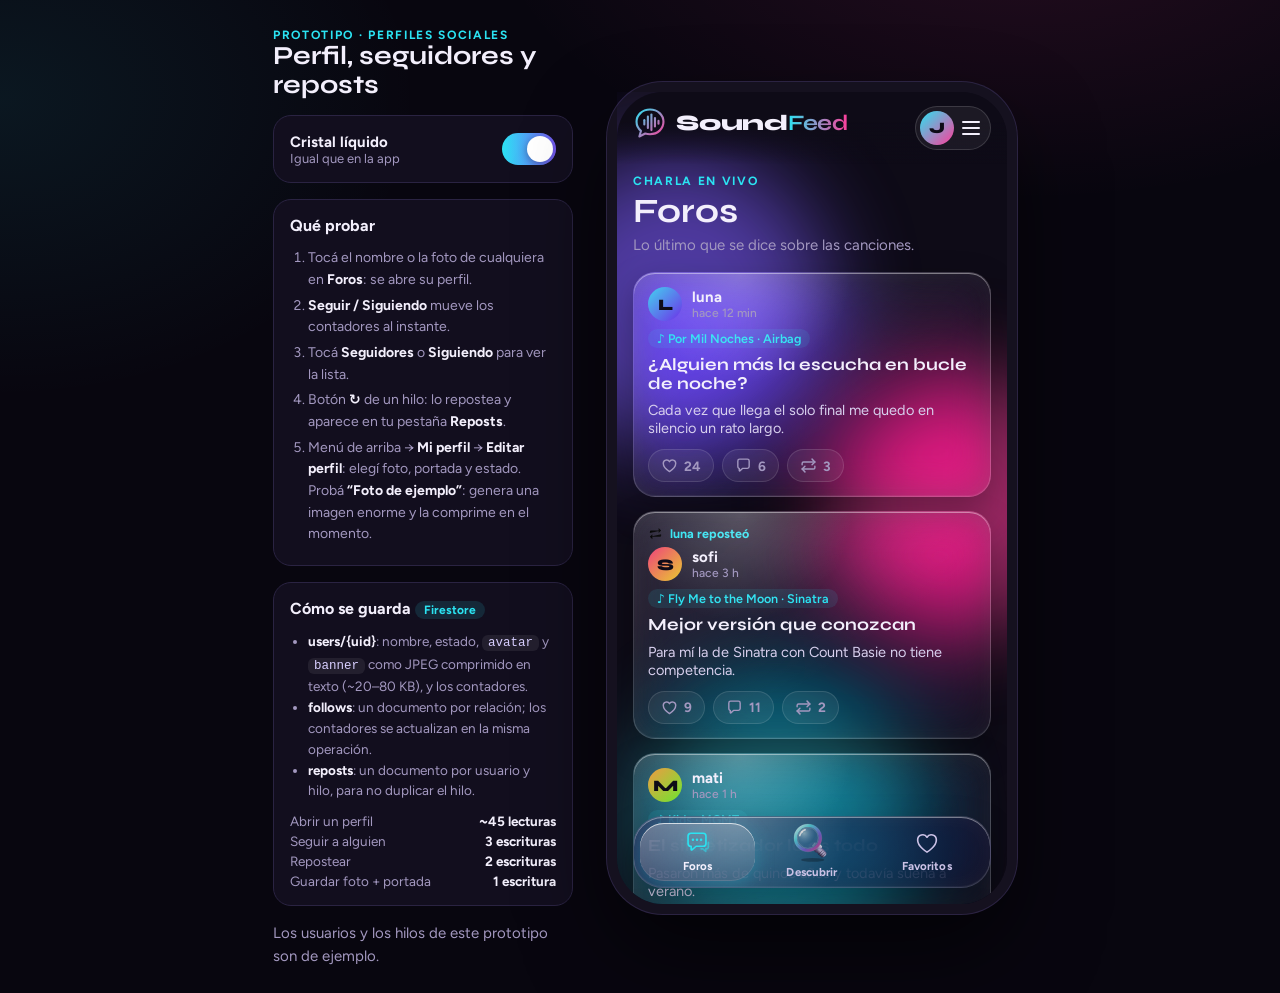
<file: docs/prototipos/premium-perfil.html>
<!DOCTYPE html>
<html lang="es">
<head>
<meta charset="utf-8">
<meta name="viewport" content="width=device-width,initial-scale=1,viewport-fit=cover">
<title>SoundFeed — Prototipo: perfiles, seguidores y reposts</title>
<link rel="preconnect" href="https://fonts.googleapis.com">
<link rel="preconnect" href="https://fonts.gstatic.com" crossorigin>
<link href="https://fonts.googleapis.com/css2?family=Syne:wght@600;800&family=Figtree:wght@400;500;700&display=swap" rel="stylesheet">
<style>

:root{--ink:#0e0b17;--panel:#171225;--panel2:#20193a;--line:#342b52;--text:#f3effc;--muted:#a398c0;--pink:#ff3d9a;--cyan:#2be3f2;--violet:#7c5cff;--spring:cubic-bezier(.34,1.56,.64,1);--out:cubic-bezier(.22,1,.36,1)}
*{box-sizing:border-box;-webkit-tap-highlight-color:transparent}
html,body{margin:0}
body{min-height:100vh;background:radial-gradient(900px 500px at 80% -10%,rgba(255,61,154,.12),transparent 60%),radial-gradient(700px 500px at 0% 10%,rgba(43,227,242,.08),transparent 60%),#08060f;color:var(--text);font-family:Figtree,system-ui,sans-serif;display:flex;align-items:center;justify-content:center;gap:44px;padding:28px 20px;flex-wrap:wrap}
button{font:inherit;color:inherit;border:0;background:none;padding:0;cursor:pointer}
h1,h2,h3{font-family:Syne,system-ui,sans-serif;margin:0;line-height:1.1}

/* ---------- panel lateral (solo del prototipo) ---------- */
.side{width:300px;display:grid;gap:16px}
.side h1{font-size:26px}
.side p{margin:0;color:var(--muted);font-size:15px;line-height:1.5}
.side .box{background:#120e1e;border:1px solid #2a2342;border-radius:18px;padding:16px;display:grid;gap:12px}
.side ol{margin:0;padding-left:18px;color:var(--muted);font-size:14px;line-height:1.55}
.side ol li{margin-bottom:4px}
.side ol b{color:var(--text)}
.row{display:flex;align-items:center;justify-content:space-between;gap:12px}
.row b{font-size:15px}
.row small{display:block;color:var(--muted);font-weight:400;font-size:13px}

/* ---------- teléfono ---------- */
.phone{position:relative;width:390px;height:812px;max-width:100%;border-radius:46px;background:var(--ink);overflow:hidden;isolation:isolate;box-shadow:0 0 0 10px #15111f,0 0 0 11px #2b2342,0 40px 90px rgba(0,0,0,.65)}
@media (max-width:480px){body{padding:0;gap:0;display:block}.side{display:none}.phone{width:100vw;height:100vh;height:100dvh;border-radius:0;box-shadow:none}}

.amb{position:absolute;inset:0;z-index:-1;overflow:hidden}
.orb{position:absolute;border-radius:50%;filter:blur(46px);opacity:.38;will-change:transform}
.orb.a{width:300px;height:300px;left:-90px;top:60px;background:#7c5cff;animation:drift1 16s ease-in-out infinite}
.orb.b{width:260px;height:260px;right:-80px;top:280px;background:#ff3d9a;animation:drift2 19s ease-in-out infinite}
.orb.c{width:280px;height:280px;left:20px;bottom:-60px;background:#2be3f2;opacity:.3;animation:drift3 22s ease-in-out infinite}
.glass .orb{opacity:.6}
.glass .orb.c{opacity:.45}
@keyframes drift1{50%{transform:translate(120px,160px) scale(1.15)}}
@keyframes drift2{50%{transform:translate(-140px,-120px) scale(.9)}}
@keyframes drift3{50%{transform:translate(160px,-150px) scale(1.2)}}

/* ---------- superficies: sólido o cristal líquido ---------- */
.surf{position:relative;overflow:hidden;background:var(--panel);border:1px solid var(--line);border-radius:22px;transition:background .5s,border-color .5s,box-shadow .5s,backdrop-filter .5s}
.glass .surf{background:linear-gradient(145deg,rgba(255,255,255,.14),rgba(255,255,255,.04) 62%);border-color:rgba(255,255,255,.17);-webkit-backdrop-filter:blur(22px) saturate(1.8);backdrop-filter:blur(22px) saturate(1.8);box-shadow:inset 0 1px 0 rgba(255,255,255,.42),inset 0 -1px 0 rgba(255,255,255,.06),inset 0 0 22px rgba(255,255,255,.04),0 14px 34px rgba(0,0,0,.32)}
.surf::before{content:"";position:absolute;inset:0;pointer-events:none;opacity:0;transition:opacity .4s;background:radial-gradient(170px circle at var(--lx,30%) var(--ly,0%),rgba(255,255,255,.22),transparent 65%)}
.glass .surf::before{opacity:1}

/* ---------- botones sensibles ---------- */
.pr{position:relative;overflow:hidden;cursor:pointer;user-select:none;-webkit-user-select:none;transition:transform .45s var(--spring),box-shadow .3s,filter .2s,background .3s,border-color .3s,color .3s}
.pr:active{transform:scale(.95);transition-duration:.09s}
.surf.pr:active{transform:scale(.975)}
.rip{position:absolute;border-radius:50%;pointer-events:none;background:rgba(255,255,255,.34);transform:scale(0);animation:rip .65s var(--out) forwards}
@keyframes rip{to{transform:scale(1);opacity:0}}
.btn{min-height:44px;padding:0 18px;border-radius:14px;font-weight:700;color:#fff;background:linear-gradient(90deg,var(--pink),var(--violet));display:inline-flex;align-items:center;justify-content:center;gap:8px}
.btn:hover{filter:brightness(1.08)}
.btn.ghost{background:rgba(255,255,255,.06);border:1px solid rgba(255,255,255,.15)}
.btn.sm{min-height:38px;padding:0 14px;font-size:14px;border-radius:12px}
.cta{min-height:58px;width:100%;font-size:17px;border-radius:20px;box-shadow:0 10px 30px rgba(255,61,154,.38),inset 0 1px 0 rgba(255,255,255,.35);animation:glow 3s ease-in-out infinite}
.cta::after{content:"";position:absolute;top:0;bottom:0;left:-80%;width:55%;background:linear-gradient(100deg,transparent,rgba(255,255,255,.4),transparent);transform:skewX(-18deg);animation:sheen 3.8s ease-in-out infinite;pointer-events:none}
.cta .plus{display:inline-grid;place-items:center;width:26px;height:26px;border-radius:50%;background:rgba(255,255,255,.22);font-size:20px;line-height:1;transition:transform .5s var(--spring)}
.cta:active .plus{transform:rotate(135deg) scale(1.2)}
@keyframes sheen{0%,55%{left:-80%}100%{left:140%}}
@keyframes glow{50%{box-shadow:0 12px 40px rgba(255,61,154,.6),inset 0 1px 0 rgba(255,255,255,.35)}}
.chip{padding:8px 15px;border-radius:999px;border:1px solid rgba(255,255,255,.16);background:rgba(255,255,255,.04);font-weight:600;font-size:14px;color:var(--muted)}
.chip[aria-pressed="true"]{background:var(--pink);border-color:var(--pink);color:#1a0612;font-weight:700}

/* ---------- encabezado ---------- */
.hd{position:absolute;top:0;left:0;right:0;height:72px;padding:14px 16px 0;display:flex;align-items:flex-start;justify-content:space-between;z-index:20;background:linear-gradient(var(--ink) 40%,rgba(14,11,23,0));pointer-events:none}
.hd>*{pointer-events:auto}
.brand{display:flex;align-items:center;gap:9px;font-family:Syne,sans-serif;font-weight:800;font-size:22px;letter-spacing:-.01em}
.brand b{background:linear-gradient(90deg,var(--cyan),var(--pink));-webkit-background-clip:text;background-clip:text;color:transparent}
.brand .bar{transform-box:fill-box;transform-origin:center;animation:lbar 1.8s ease-in-out infinite}
.brand .bar:nth-child(2){animation-delay:.15s}.brand .bar:nth-child(3){animation-delay:.3s}.brand .bar:nth-child(4){animation-delay:.45s}.brand .bar:nth-child(5){animation-delay:.6s}
@keyframes lbar{50%{transform:scaleY(.55)}}
.acct{display:flex;align-items:center;gap:8px;padding:4px 10px 4px 4px;border-radius:999px;background:rgba(255,255,255,.06);border:1px solid rgba(255,255,255,.14)}
.av{width:34px;height:34px;border-radius:50%;display:grid;place-items:center;font-weight:800;color:#0e0b17;background:linear-gradient(135deg,var(--cyan),var(--pink));font-family:Syne,sans-serif}
.burger{width:18px;height:14px;position:relative}
.burger i{position:absolute;left:0;width:18px;height:2px;border-radius:2px;background:var(--text);transition:transform .45s var(--spring),opacity .2s,top .45s var(--spring)}
.burger i:nth-child(1){top:0}.burger i:nth-child(2){top:6px}.burger i:nth-child(3){top:12px}
.acct[aria-expanded="true"] .burger i:nth-child(1){top:6px;transform:rotate(45deg)}
.acct[aria-expanded="true"] .burger i:nth-child(2){opacity:0;transform:scaleX(.2)}
.acct[aria-expanded="true"] .burger i:nth-child(3){top:6px;transform:rotate(-45deg)}

.menu{position:absolute;top:62px;right:14px;width:236px;z-index:55;padding:8px;transform-origin:top right;transform:scale(.8) translateY(-10px);opacity:0;pointer-events:none;transition:transform .5s var(--spring),opacity .25s}
.menu.open{transform:none;opacity:1;pointer-events:auto}
.menu .who{padding:10px 12px 12px;border-bottom:1px solid rgba(255,255,255,.1);margin-bottom:6px}
.menu .who b{display:block;font-size:15px}.menu .who small{color:var(--muted)}
.mi{display:flex;width:100%;align-items:center;gap:12px;padding:12px;border-radius:14px;font-weight:600;font-size:15px;text-align:left;opacity:0;transform:translateX(10px)}
.menu.open .mi{opacity:1;transform:none;transition:opacity .4s calc(var(--i)*55ms + .1s),transform .5s var(--spring) calc(var(--i)*55ms + .1s)}
.mi:active{background:rgba(255,255,255,.1)}
.mi svg{width:20px;height:20px;stroke:var(--muted);fill:none;stroke-width:1.8;stroke-linecap:round;stroke-linejoin:round}
.mi.out{color:#ff8fbf}.mi.out svg{stroke:#ff8fbf}

/* ---------- paneles (pantallas) ---------- */
.pane{position:absolute;inset:0;overflow-y:auto;overflow-x:hidden;padding:80px 16px 128px;display:none;scrollbar-width:none}
.pane::-webkit-scrollbar{display:none}
.pane.on{display:block}
.st{opacity:0}
.pane.in .st{animation:rise .65s var(--out) both;animation-delay:calc(var(--i)*60ms + 120ms)}
@keyframes rise{from{opacity:0;transform:translateY(22px) scale(.985)}to{opacity:1;transform:none}}
.eyebrow{font-size:12px;letter-spacing:.14em;text-transform:uppercase;color:var(--cyan);font-weight:700}
.pg h1{font-size:34px;margin:4px 0 6px}
.pg p.lead{color:var(--muted);margin:0 0 18px;font-size:15px}
.stack{display:grid;gap:14px}

/* tarjetas de portada generadas */
.art{position:relative;overflow:hidden;background:radial-gradient(120% 90% at 18% 14%,hsl(var(--h1) 92% 64%),transparent 56%),radial-gradient(100% 100% at 88% 88%,hsl(var(--h2) 88% 56%),transparent 62%),linear-gradient(145deg,hsl(var(--h1) 55% 24%),hsl(var(--h2) 62% 15%))}
.art::before{content:"";position:absolute;inset:-25%;background:repeating-radial-gradient(circle at 50% 50%,rgba(255,255,255,.08) 0 2px,transparent 2px 15px);mix-blend-mode:soft-light}
.art.v2::before{background:repeating-linear-gradient(115deg,rgba(255,255,255,.12) 0 3px,transparent 3px 16px)}
.art.v3::before{inset:0;background:radial-gradient(circle at 62% 38%,rgba(255,255,255,.55) 0 18%,rgba(255,255,255,0) 19%),repeating-linear-gradient(0deg,rgba(0,0,0,.18) 0 2px,transparent 2px 12px);mix-blend-mode:normal;opacity:.5}
.art::after{content:"";position:absolute;inset:0;background:linear-gradient(115deg,transparent 38%,rgba(255,255,255,.2) 48%,transparent 58%);transform:translateX(-60%);transition:transform 1s var(--out)}
.pr:hover .art::after,.fv:hover .art::after{transform:translateX(60%)}
.art b{position:absolute;left:50%;top:50%;transform:translate(-50%,-50%);font-family:Syne,sans-serif;font-weight:800;color:rgba(255,255,255,.88);text-shadow:0 4px 24px rgba(0,0,0,.35)}

.wave{display:flex;align-items:center;gap:2px;height:30px}
.wave i{display:block;width:3px;height:var(--h);border-radius:2px;background:linear-gradient(var(--cyan),var(--pink));transform-origin:center;animation:wv 1.5s ease-in-out infinite;animation-delay:calc(var(--k)*-80ms)}
@keyframes wv{50%{transform:scaleY(.45)}}
.tags{display:flex;gap:6px;flex-wrap:wrap}
.tag{font-size:12.5px;padding:3px 10px;border-radius:999px;background:rgba(124,92,255,.22);color:#d8cfff;font-weight:600}

/* descubrir */
.today{display:flex;align-items:center;gap:10px;flex-wrap:wrap;margin-bottom:18px}
.today .hint{color:var(--muted);font-size:14px}
.tchip{padding:5px 14px;border-radius:999px;background:#ffd166;color:#2a1c00;font-weight:800;font-size:14px;animation:pulseChip 3s ease-in-out infinite}
@keyframes pulseChip{50%{box-shadow:0 0 0 6px rgba(255,209,102,.18)}}
.sec{display:flex;align-items:baseline;justify-content:space-between;margin:2px 0 12px}
.sec h2{font-size:24px}.sec small{color:var(--muted);font-size:13px}
.rc{display:block;width:100%;text-align:left;padding:14px}
.rc .top{display:flex;gap:14px;align-items:center}
.rc .art{width:68px;height:68px;border-radius:14px;flex:none;font-size:28px}
.rc h3{font-size:19px}.rc .by{color:var(--muted);font-size:14px}
.rc .wave{margin:12px 0 10px}
.rc .foot{display:flex;justify-content:space-between;align-items:center;margin-top:12px;color:var(--muted);font-size:14px}
.rc .foot b{color:var(--cyan)}

/* foros */
.tw{padding:14px;display:grid;gap:8px}
.tw .h{display:flex;align-items:center;gap:10px}
.tw .a{width:34px;height:34px;border-radius:50%;display:grid;place-items:center;font-weight:800;background:linear-gradient(135deg,var(--violet),var(--pink));font-family:Syne,sans-serif;flex:none}
.tw .n{font-weight:700;font-size:15px}.tw .w{color:var(--muted);font-size:12.5px;margin-left:auto}
.tw .song{font-size:12.5px;color:var(--cyan);font-weight:600;background:rgba(43,227,242,.1);padding:2px 9px;border-radius:999px;display:inline-block;justify-self:start}
.tw h3{font-size:17px}.tw p{margin:0;color:#d8d0ee;font-size:14.5px}
.tw .f{display:flex;gap:10px;align-items:center;color:var(--muted);font-size:13.5px}
.like{display:inline-flex;align-items:center;gap:6px;padding:7px 12px;border-radius:999px;background:rgba(255,255,255,.06);border:1px solid rgba(255,255,255,.12);font-weight:700;font-size:13.5px}
.like svg{width:17px;height:17px;stroke:currentColor;fill:none;stroke-width:2;transition:transform .5s var(--spring),fill .2s}
.like[aria-pressed="true"]{color:var(--pink);border-color:rgba(255,61,154,.5);background:rgba(255,61,154,.12)}
.like[aria-pressed="true"] svg{fill:var(--pink);transform:scale(1.2)}
.newin{animation:newin .8s var(--spring) both}
@keyframes newin{from{opacity:0;transform:translateY(-26px) scale(.94);max-height:0}to{opacity:1;transform:none;max-height:300px}}

/* favoritos: portadas grandes */
.fv{margin-bottom:20px;border-radius:28px;padding:0;overflow:hidden;box-shadow:0 22px 50px hsl(var(--h1) 80% 40% / .35);transition:transform .5s var(--spring),opacity .5s,margin .5s,max-height .6s var(--out)}
.fv .cov{position:relative}
.fv .art{aspect-ratio:1/1;width:100%;font-size:120px;border-radius:0}
.fv .cap{position:absolute;left:0;right:0;bottom:0;padding:70px 18px 16px;background:linear-gradient(transparent,rgba(8,6,15,.82));z-index:2}
.fv .cap h3{font-size:27px}.fv .cap span{color:#e4dcf7;font-size:14.5px}
.fv .heart{position:absolute;top:14px;right:14px;z-index:3;width:46px;height:46px;border-radius:50%;display:grid;place-items:center;background:rgba(14,11,23,.5);-webkit-backdrop-filter:blur(10px);backdrop-filter:blur(10px);border:1px solid rgba(255,255,255,.2)}
.fv .heart svg{width:22px;height:22px;fill:var(--pink);stroke:var(--pink);stroke-width:2;animation:beat 2.6s ease-in-out infinite}
@keyframes beat{0%,100%{transform:scale(1)}10%{transform:scale(1.18)}20%{transform:scale(1)}}
.fv .body{padding:14px 16px 16px;display:grid;gap:12px;position:relative;z-index:2}
.fv.gone{opacity:0;transform:scale(.9);margin-bottom:-20px;pointer-events:none}
.empty{text-align:center;padding:60px 20px;color:var(--muted)}
.empty b{display:block;color:var(--text);font-family:Syne,sans-serif;font-size:22px;margin-bottom:6px}

/* foro de canción */
.back{display:inline-flex;align-items:center;gap:6px;color:var(--cyan);font-weight:700;font-size:14px;padding:8px 12px 8px 6px;margin:-8px 0 6px -6px;border-radius:12px}
.back svg{width:18px;height:18px;stroke:currentColor;fill:none;stroke-width:2.4;stroke-linecap:round;stroke-linejoin:round}
.player{padding:14px;display:grid;gap:14px}
.player .top{display:flex;gap:14px;align-items:center}
.player .art{width:92px;height:92px;border-radius:18px;font-size:38px;flex:none;box-shadow:0 12px 30px hsl(var(--h1) 80% 40% / .5)}
.player h2{font-size:23px}.player .by{color:var(--muted);font-size:14px}
.prog{height:6px;border-radius:6px;background:rgba(255,255,255,.12);overflow:hidden}
.prog i{display:block;height:100%;width:0;background:linear-gradient(90deg,var(--cyan),var(--pink));border-radius:6px}
.playing .prog i{animation:prog 30s linear forwards}
@keyframes prog{to{width:100%}}
.pbtn{width:52px;height:52px;border-radius:50%;display:grid;place-items:center;background:#fff;color:#0e0b17;flex:none;box-shadow:0 8px 24px rgba(255,255,255,.2)}
.pbtn svg{width:22px;height:22px;fill:currentColor}
.pbtn .pa{display:none}.playing .pbtn .pl{display:none}.playing .pbtn .pa{display:block}
.fav{min-height:58px;width:100%;border-radius:20px;font-size:16.5px;font-weight:700;display:flex;align-items:center;justify-content:center;gap:10px;background:rgba(255,255,255,.07);border:1.5px solid rgba(255,61,154,.55);color:#ffd6e8}
.fav svg{width:24px;height:24px;stroke:var(--pink);fill:none;stroke-width:2;transition:transform .55s var(--spring),fill .25s}
.fav[aria-pressed="true"]{background:linear-gradient(90deg,var(--pink),var(--violet));border-color:transparent;color:#fff;box-shadow:0 10px 30px rgba(255,61,154,.4)}
.fav[aria-pressed="true"] svg{fill:#fff;stroke:#fff;transform:scale(1.15)}
.pt{position:absolute;width:9px;height:9px;border-radius:50%;pointer-events:none;z-index:5}

/* ---------- barra inferior ---------- */
.nav{position:absolute;left:16px;right:16px;bottom:16px;height:72px;z-index:30;border-radius:30px;display:grid;grid-template-columns:repeat(3,1fr);padding:6px}
.glass .nav{background:linear-gradient(145deg,rgba(46,36,82,.66),rgba(18,13,34,.55))}
.bub{position:absolute;top:6px;bottom:6px;left:6px;width:calc((100% - 12px)/3);border-radius:24px;z-index:1;transform:translateX(calc(var(--i)*100%));transition:transform .6s var(--spring);background:rgba(255,255,255,.08);box-shadow:inset 0 0 0 1px rgba(255,255,255,.1),0 0 26px rgba(43,227,242,.12)}
.glass .bub{background:linear-gradient(160deg,rgba(255,255,255,.3),rgba(255,255,255,.08));box-shadow:inset 0 1px 0 rgba(255,255,255,.7),inset 0 -1px 0 rgba(255,255,255,.12),0 6px 20px rgba(43,227,242,.25)}
.bub.jelly{animation:jelly .65s var(--out)}
@keyframes jelly{0%{scale:1 1}28%{scale:1.2 .86}58%{scale:.95 1.06}100%{scale:1 1}}
.ni{position:relative;z-index:2;display:grid;place-items:center;align-content:center;gap:3px;border-radius:24px;color:#cbc2e6;font-weight:700;font-size:11.5px;letter-spacing:.01em;transition:color .3s,transform .45s var(--spring)}
.ni .ic{width:26px;height:26px;display:block}
.ni svg{overflow:visible}
.ni.mid .ic{width:44px;height:44px;margin:-4px 0 -2px}
.ni[aria-current="page"]{color:var(--text)}
.ni[aria-current="page"] .ic{animation:pop .7s var(--spring)}
@keyframes pop{0%{transform:scale(.6) translateY(6px)}100%{transform:none}}
.ni .ln{fill:none;stroke:currentColor;stroke-width:2;stroke-linecap:round;stroke-linejoin:round}
.ni[aria-current="page"] .ln{stroke:var(--cyan);filter:drop-shadow(0 0 6px rgba(43,227,242,.6))}
.ni[aria-current="page"] .heart-s{fill:rgba(255,61,154,.9);stroke:var(--pink);animation:beat 2.2s ease-in-out infinite;transform-origin:center;transform-box:fill-box}
.ni .dot{fill:currentColor;transform-box:fill-box;transform-origin:center}
.ni[aria-current="page"] .dot{animation:dotb 1.2s ease-in-out infinite;fill:var(--cyan)}
.ni[aria-current="page"] .dot:nth-of-type(2){animation-delay:.15s}.ni[aria-current="page"] .dot:nth-of-type(3){animation-delay:.3s}
@keyframes dotb{50%{transform:translateY(-3px)}}
.lupa{transform-origin:50% 50%}
.ni.mid[aria-current="page"] .lupa{animation:tilt .9s var(--spring)}
@keyframes tilt{0%{transform:rotate(-32deg) scale(.75)}100%{transform:none}}
.lupa .sweep{transform:translateX(-30px)}
.ni.mid[aria-current="page"] .sweep{animation:sweepA 3s ease-in-out infinite}
@keyframes sweepA{0%,45%{transform:translateX(-30px)}100%{transform:translateX(46px)}}
.ni.mid:not([aria-current="page"]) .lupa{filter:saturate(.7) brightness(.85)}

/* ---------- hojas y avisos ---------- */
.scrim{position:absolute;inset:0;z-index:50;background:rgba(5,3,10,.55);opacity:0;pointer-events:none;transition:opacity .35s}
.scrim.on{opacity:1;pointer-events:auto}
.sheet{position:absolute;left:0;right:0;bottom:0;z-index:60;border-radius:30px 30px 0 0;padding:10px 18px 30px;transform:translateY(108%);transition:transform .6s var(--out);display:grid;gap:14px}
.sheet.open{transform:none}
.grab{width:42px;height:5px;border-radius:5px;background:rgba(255,255,255,.28);margin:4px auto 4px}
.sheet h2{font-size:24px}
.srow{display:flex;align-items:center;justify-content:space-between;gap:14px;padding:12px 2px;border-bottom:1px solid rgba(255,255,255,.08)}
.srow span{color:var(--muted)}.srow b{font-weight:700;text-align:right}
.srow small{display:block;color:var(--muted);font-weight:400;font-size:12.5px;max-width:190px}
.sw{width:54px;height:32px;border-radius:999px;background:#3a3158;position:relative;flex:none;transition:background .35s}
.sw i{position:absolute;top:3px;left:3px;width:26px;height:26px;border-radius:50%;background:#fff;box-shadow:0 2px 8px rgba(0,0,0,.35);transition:transform .5s var(--spring),width .2s}
.sw[aria-checked="true"]{background:linear-gradient(90deg,var(--cyan),var(--violet))}
.sw[aria-checked="true"] i{transform:translateX(22px)}
.sw:active i{width:33px}
.sw[aria-checked="true"]:active i{transform:translateX(15px)}
.field{width:100%;border-radius:14px;border:1px solid rgba(255,255,255,.16);background:rgba(255,255,255,.05);padding:13px 14px;color:var(--text);font:inherit;outline:0;transition:border-color .25s,box-shadow .25s}
.field:focus{border-color:var(--cyan);box-shadow:0 0 0 4px rgba(43,227,242,.16)}
textarea.field{min-height:92px;resize:none}
.toast{position:absolute;left:50%;top:74px;z-index:70;padding:12px 18px;border-radius:999px;font-weight:700;font-size:14px;white-space:nowrap;transform:translate(-50%,-24px) scale(.9);opacity:0;pointer-events:none;transition:transform .55s var(--spring),opacity .3s}
.toast.on{transform:translate(-50%,0);opacity:1}
@media (prefers-reduced-motion:reduce){*,*::before,*::after{animation-duration:.01ms!important;animation-iteration-count:1!important;transition-duration:.01ms!important}}

/* ---------- perfil ---------- */
.pane{padding:78px 16px 128px}
.pane.pf{padding:0 0 128px}
.pf .hdspace{height:0}
.banner{position:relative;height:178px;background:var(--bg,linear-gradient(135deg,#7c5cff,#ff3d9a));background-size:cover;background-position:center;overflow:hidden}
.banner::after{content:"";position:absolute;inset:0;background:linear-gradient(transparent 40%,rgba(14,11,23,.9))}
.banner::before{content:"";position:absolute;inset:-30%;background:repeating-radial-gradient(circle at 70% 30%,rgba(255,255,255,.07) 0 2px,transparent 2px 16px);mix-blend-mode:soft-light}
.banner.has-img::before{display:none}
.pbar{position:absolute;top:14px;left:14px;right:14px;z-index:5;display:flex;justify-content:space-between}
.rbtn{width:42px;height:42px;border-radius:50%;display:grid;place-items:center;background:rgba(14,11,23,.5);-webkit-backdrop-filter:blur(12px);backdrop-filter:blur(12px);border:1px solid rgba(255,255,255,.2)}
.rbtn svg{width:20px;height:20px;stroke:#fff;fill:none;stroke-width:2.2;stroke-linecap:round;stroke-linejoin:round}
.head{position:relative;padding:0 18px;margin-top:-52px;z-index:3}
.avl{position:relative;width:100px;height:100px;border-radius:50%;padding:4px;background:var(--ink);box-shadow:0 14px 34px rgba(0,0,0,.45)}
.avl .avimg{width:100%;height:100%;border-radius:50%;overflow:hidden;display:grid;place-items:center;font:800 40px Syne,sans-serif;color:#0e0b17;background:linear-gradient(135deg,hsl(var(--hu) 90% 62%),hsl(calc(var(--hu) + 70) 85% 58%))}
.avl img{width:100%;height:100%;object-fit:cover;display:block}
.avl .live{position:absolute;right:4px;bottom:6px;width:20px;height:20px;border-radius:50%;background:var(--ok,#5ee6a8);border:4px solid var(--ink)}
.avl .cam{position:absolute;inset:4px;border-radius:50%;display:grid;place-items:center;background:rgba(14,11,23,.55);opacity:0;transition:opacity .3s}
.avl:hover .cam,.avl.ed .cam{opacity:1}
.uname{font:800 28px Syne,sans-serif;margin:12px 0 0;letter-spacing:-.01em}
.status{display:inline-flex;align-items:center;gap:8px;margin-top:10px;padding:8px 14px 8px 10px;border-radius:18px 18px 18px 5px;font-size:14px;font-weight:600;max-width:100%;position:relative}
.status .em{font-size:18px;line-height:1}
.status.empty{color:var(--muted);font-weight:500}
.stats{display:grid;grid-template-columns:repeat(3,1fr);margin:18px 18px 0;padding:6px;border-radius:22px}
.stats button,.stats div{display:grid;gap:1px;place-items:center;padding:10px 4px;border-radius:16px;position:relative;z-index:2}
.stats b{font:800 24px Syne,sans-serif}
.stats span{font-size:12.5px;color:var(--muted);font-weight:600}
.pacts{display:grid;grid-template-columns:1fr auto;gap:10px;margin:14px 18px 0}
.pacts .btn{width:100%}
.btn.fw{min-height:52px;border-radius:18px;font-size:16px}
.btn.following{background:rgba(255,255,255,.08);border:1px solid rgba(255,255,255,.2);box-shadow:none;animation:none;color:var(--text)}
.btn.following::after{display:none}
.seg{position:relative;display:grid;grid-template-columns:1fr 1fr;margin:20px 18px 14px;padding:5px;border-radius:18px}
.seg .ind{position:absolute;top:5px;bottom:5px;left:5px;width:calc((100% - 10px)/2);border-radius:14px;background:linear-gradient(160deg,rgba(255,255,255,.28),rgba(255,255,255,.08));box-shadow:inset 0 1px 0 rgba(255,255,255,.6);transform:translateX(calc(var(--t,0)*100%));transition:transform .55s var(--spring)}
.seg button{position:relative;z-index:2;padding:11px 6px;font-weight:700;font-size:14.5px;color:var(--muted);transition:color .3s}
.seg button[aria-selected="true"]{color:var(--text)}
.plist{display:grid;gap:12px;padding:0 16px}
.ghost-note{margin:0 18px;color:var(--muted);font-size:13px}
/* tarjeta de hilo / feed */
.tw .h{align-items:center}
.tw .a{padding:0;overflow:hidden;position:relative;background:linear-gradient(135deg,hsl(var(--hu) 85% 60%),hsl(calc(var(--hu) + 70) 80% 55%));color:#0e0b17}
.tw .a img{position:absolute;inset:0;width:100%;height:100%;object-fit:cover}
.tw .who{display:grid;line-height:1.2;text-align:left}
.tw .who small{color:var(--muted);font-size:12px;font-weight:500}
.tw .rp{display:flex;align-items:center;gap:7px;color:var(--cyan);font-size:12.5px;font-weight:700;margin-bottom:-2px}
.tw .rp svg{width:15px;height:15px}
.tw .f{margin-top:4px;gap:8px;flex-wrap:wrap}
.act{display:inline-flex;align-items:center;gap:6px;padding:7px 12px;border-radius:999px;background:rgba(255,255,255,.06);border:1px solid rgba(255,255,255,.12);font-weight:700;font-size:13.5px;color:var(--muted)}
.act svg{width:17px;height:17px;stroke:currentColor;fill:none;stroke-width:2;stroke-linecap:round;stroke-linejoin:round;transition:transform .55s var(--spring),fill .2s}
.act.like[aria-pressed="true"]{color:var(--pink);border-color:rgba(255,61,154,.5);background:rgba(255,61,154,.12)}
.act.like[aria-pressed="true"] svg{fill:var(--pink);transform:scale(1.15)}
.act.rep[aria-pressed="true"]{color:#5ee6a8;border-color:rgba(94,230,168,.5);background:rgba(94,230,168,.12)}
.act.rep[aria-pressed="true"] svg{transform:rotate(180deg)}
.act.rep.spin svg{animation:spin .7s var(--spring)}
@keyframes spin{from{transform:rotate(-180deg) scale(.6)}to{transform:rotate(180deg) scale(1)}}
.tw h3{font-size:17px}
.tw .ttl{font-weight:700}
.counter{display:inline-block;min-width:1ch}
.bump{animation:bump .45s var(--spring)}
@keyframes bump{0%{transform:scale(1)}40%{transform:scale(1.35)}100%{transform:scale(1)}}
/* editor */
.ebanner{position:relative;height:110px;border-radius:18px;overflow:hidden;background:var(--bg,linear-gradient(135deg,#7c5cff,#ff3d9a));background-size:cover;background-position:center}
.ebanner .pr{position:absolute;right:10px;bottom:10px;padding:8px 13px;border-radius:12px;background:rgba(14,11,23,.6);-webkit-backdrop-filter:blur(10px);backdrop-filter:blur(10px);border:1px solid rgba(255,255,255,.22);font-weight:700;font-size:13px}
.eav{position:relative;width:84px;height:84px;margin:-40px 0 0 14px;border-radius:50%;padding:4px;background:#1b1530;z-index:2}
.eav .avimg{width:100%;height:100%;border-radius:50%;overflow:hidden;display:grid;place-items:center;font:800 34px Syne,sans-serif;color:#0e0b17;background:linear-gradient(135deg,hsl(var(--hu) 90% 62%),hsl(calc(var(--hu) + 70) 85% 58%))}
.eav img{width:100%;height:100%;object-fit:cover}
.eav .pr{position:absolute;right:-6px;bottom:-2px;width:34px;height:34px;border-radius:50%;display:grid;place-items:center;background:linear-gradient(90deg,var(--pink),var(--violet));border:3px solid #1b1530}
.eav .pr svg{width:16px;height:16px;stroke:#fff;fill:none;stroke-width:2.4;stroke-linecap:round}
.kb{font-size:12px;color:var(--ok,#5ee6a8);font-weight:700;margin-left:6px}
.swatches{display:flex;gap:9px;flex-wrap:wrap}
.swatches button{width:38px;height:38px;border-radius:50%;border:2px solid rgba(255,255,255,.2);transition:transform .45s var(--spring),border-color .2s}
.swatches button[aria-pressed="true"]{border-color:#fff;transform:scale(1.14)}
.emos{display:flex;gap:8px;flex-wrap:wrap}
.emos button{width:42px;height:42px;border-radius:14px;font-size:21px;background:rgba(255,255,255,.06);border:1px solid rgba(255,255,255,.14)}
.emos button[aria-pressed="true"]{background:rgba(43,227,242,.18);border-color:var(--cyan)}
.lbl{font-size:12px;letter-spacing:.1em;text-transform:uppercase;color:var(--muted);font-weight:700;margin:6px 0 -4px}
.cnt{font-size:12px;color:var(--muted);text-align:right;margin-top:-6px}
.urow{display:flex;align-items:center;gap:12px;padding:10px 2px;border-bottom:1px solid rgba(255,255,255,.08)}
.urow .a{width:44px;height:44px;border-radius:50%;overflow:hidden;display:grid;place-items:center;font:800 18px Syne,sans-serif;color:#0e0b17;background:linear-gradient(135deg,hsl(var(--hu) 85% 60%),hsl(calc(var(--hu) + 70) 80% 55%));flex:none;position:relative}
.urow .a img{position:absolute;inset:0;width:100%;height:100%;object-fit:cover}
.urow .t{flex:1;min-width:0;text-align:left}
.urow .t b{display:block}.urow .t small{display:block;color:var(--muted);font-size:12.5px;white-space:nowrap;overflow:hidden;text-overflow:ellipsis}
.urow .btn{min-height:36px;padding:0 14px;font-size:13px;border-radius:12px}
.sheet{max-height:86%;overflow:auto;padding-bottom:26px}
.note{padding:14px;border-radius:16px;background:rgba(255,255,255,.05);color:var(--muted);font-size:13.5px;line-height:1.5}
.empty{text-align:center;padding:40px 20px;color:var(--muted)}
.hdp{position:absolute;top:0;left:0;right:0;z-index:20;height:72px;padding:14px 16px 0;display:flex;align-items:flex-start;justify-content:space-between;pointer-events:none;background:linear-gradient(var(--ink) 40%,rgba(14,11,23,0))}
.hdp>*{pointer-events:auto}
.hdp.over{background:none}
.side .box code{background:rgba(255,255,255,.07);padding:1px 6px;border-radius:6px;font-size:12.5px;color:#d8cfff}
.side ul{margin:0;padding-left:18px;color:var(--muted);font-size:13.5px;line-height:1.55}
.side ul b{color:var(--text)}
.urow .btn{width:auto;flex:none}
.emos button{flex:1;min-width:0;height:42px;font-size:20px}
.emos{flex-wrap:nowrap;gap:6px}
.sheet{grid-template-columns:minmax(0,1fr)}
.sheet .row .btn{flex:1;padding:0 8px}

.phone.pfv .hd{opacity:0;transition:opacity .3s}.phone.pfv .hd>*{pointer-events:none}
.hd{transition:opacity .3s}
.pt{position:absolute;width:8px;height:8px;border-radius:50%;z-index:90;pointer-events:none}
.side .tag2{display:inline-block;padding:2px 9px;border-radius:999px;background:rgba(43,227,242,.12);color:var(--cyan);font-size:12px;font-weight:700}
.side .cost{display:grid;grid-template-columns:1fr auto;gap:4px 12px;font-size:13.5px;color:var(--muted)}
.side .cost b{color:var(--text);text-align:right}
@media (prefers-reduced-motion:reduce){*,*::before,*::after{animation-duration:.01ms!important;animation-iteration-count:1!important;transition-duration:.01ms!important}}
</style>
</head>
<body>

<aside class="side">
  <div>
    <div class="eyebrow">Prototipo · perfiles sociales</div>
    <h1>Perfil, seguidores y reposts</h1>
  </div>
  <div class="box">
    <div class="row"><div><b>Cristal líquido</b><small>Igual que en la app</small></div><button class="sw pr" id="swSide" role="switch" aria-checked="true" aria-label="Cristal líquido"><i></i></button></div>
  </div>
  <div class="box">
    <b>Qué probar</b>
    <ol>
      <li>Tocá el nombre o la foto de cualquiera en <b>Foros</b>: se abre su perfil.</li>
      <li><b>Seguir / Siguiendo</b> mueve los contadores al instante.</li>
      <li>Tocá <b>Seguidores</b> o <b>Siguiendo</b> para ver la lista.</li>
      <li>Botón <b>↻</b> de un hilo: lo repostea y aparece en tu pestaña <b>Reposts</b>.</li>
      <li>Menú de arriba → <b>Mi perfil</b> → <b>Editar perfil</b>: elegí foto, portada y estado. Probá <b>“Foto de ejemplo”</b>: genera una imagen enorme y la comprime en el momento.</li>
    </ol>
  </div>
  <div class="box">
    <b>Cómo se guarda <span class="tag2">Firestore</span></b>
    <ul>
      <li><b>users/{uid}</b>: nombre, estado, <code>avatar</code> y <code>banner</code> como JPEG comprimido en texto (~20–80 KB), y los contadores.</li>
      <li><b>follows</b>: un documento por relación; los contadores se actualizan en la misma operación.</li>
      <li><b>reposts</b>: un documento por usuario y hilo, para no duplicar el hilo.</li>
    </ul>
    <div class="cost"><span>Abrir un perfil</span><b>~45 lecturas</b><span>Seguir a alguien</span><b>3 escrituras</b><span>Repostear</span><b>2 escrituras</b><span>Guardar foto + portada</span><b>1 escritura</b></div>
  </div>
  <p>Los usuarios y los hilos de este prototipo son de ejemplo.</p>
</aside>

<div class="phone glass" id="phone">
  <div class="amb"><div class="orb a"></div><div class="orb b"></div><div class="orb c"></div></div>
  <header class="hd">
    <div class="brand">
      <svg width="34" height="34" viewBox="0 0 48 48" aria-hidden="true"><defs><linearGradient id="lg" gradientUnits="userSpaceOnUse" x1="5" y1="5" x2="43" y2="43"><stop offset="0" stop-color="#2be3f2"/><stop offset="1" stop-color="#ff3d9a"/></linearGradient></defs><path d="M24 5C13 5 5 12.6 5 22.4c0 5.2 2.4 9.7 6.2 12.8L9 43l8.3-4.1c2 .6 4.2.9 6.7.9 11 0 19-7.6 19-17.4S35 5 24 5z" fill="none" stroke="url(#lg)" stroke-width="3" stroke-linejoin="round"/><g stroke="url(#lg)" stroke-width="3" stroke-linecap="round"><path class="bar" d="M16 20v6"/><path class="bar" d="M21 15v16"/><path class="bar" d="M26 12v22"/><path class="bar" d="M31 17v12"/><path class="bar" d="M36 21v4"/></g></svg>
      <span>Sound<b>Feed</b></span>
    </div>
    <button class="acct pr" id="acct" aria-haspopup="menu" aria-expanded="false" aria-label="Menú de tu cuenta"><span class="av">J</span><span class="burger"><i></i><i></i><i></i></span></button>
  </header>

  <section class="pane pg on" id="p-foros">
    <div class="st"><span class="eyebrow">Charla en vivo</span><h1>Foros</h1><p class="lead">Lo último que se dice sobre las canciones.</p></div>
    <div class="stack" id="feed"></div>
  </section>

  <section class="pane pg" id="p-inicio">
    <div class="st"><span class="eyebrow">Descubrir</span><h1>Para tu ánimo</h1><p class="lead">Esta pantalla queda igual que en la app.</p></div>
    <div class="st"><div class="note">En este prototipo mirá <b>Foros</b> y el menú de arriba → <b>Mi perfil</b>.</div></div>
  </section>

  <section class="pane pg" id="p-favoritos">
    <div class="st"><span class="eyebrow">Premium</span><h1>Tus favoritos</h1><p class="lead">Esta pantalla queda igual que en la app.</p></div>
  </section>

  <section class="pane pg pf" id="p-perfil"></section>

  <nav class="nav surf" id="nav" style="--i:1" aria-label="Secciones">
    <span class="bub" id="bub"></span>
    <button class="ni pr" data-go="foros" aria-label="Foros">
      <svg class="ic" viewBox="0 0 32 32"><path class="ln" d="M5 7.5A3.5 3.5 0 0 1 8.5 4h15A3.5 3.5 0 0 1 27 7.5v9a3.5 3.5 0 0 1-3.5 3.5H15l-5.2 4.4a.6.6 0 0 1-1-.46V20h-.3A3.5 3.5 0 0 1 5 16.5z"/><circle class="dot" cx="11" cy="12" r="1.5"/><circle class="dot" cx="16" cy="12" r="1.5"/><circle class="dot" cx="21" cy="12" r="1.5"/><path class="ln" d="M21 23.2h2.2l3.6 3.1V23.2H27a3 3 0 0 0 3-3v-5" opacity=".55"/></svg>
      <span>Foros</span>
    </button>
    <button class="ni mid pr" data-go="inicio" aria-label="Descubrir" aria-current="page">
      <svg class="ic lupa" viewBox="0 0 64 64">
        <defs>
          <linearGradient id="mrim" x1="0" y1="0" x2="1" y2="1"><stop offset="0" stop-color="#eafcff"/><stop offset=".3" stop-color="#2be3f2"/><stop offset=".68" stop-color="#7c5cff"/><stop offset="1" stop-color="#ff3d9a"/></linearGradient>
          <linearGradient id="mhan" x1="0" y1="0" x2="0" y2="1"><stop offset="0" stop-color="#7f70b8"/><stop offset=".45" stop-color="#cbbff5"/><stop offset="1" stop-color="#2f2552"/></linearGradient>
          <linearGradient id="mcol" x1="0" y1="0" x2="0" y2="1"><stop offset="0" stop-color="#f5f1ff"/><stop offset=".5" stop-color="#9a8bd6"/><stop offset="1" stop-color="#3a2f66"/></linearGradient>
          <radialGradient id="mgl" cx=".32" cy=".28" r=".95"><stop offset="0" stop-color="#d6fbff" stop-opacity=".6"/><stop offset=".55" stop-color="#5aa8ff" stop-opacity=".16"/><stop offset="1" stop-color="#7c5cff" stop-opacity=".26"/></radialGradient>
          <clipPath id="mclip"><circle cx="26" cy="26" r="15.2"/></clipPath>
        </defs>
        <ellipse cx="33" cy="58" rx="17" ry="2.6" fill="#000" opacity=".28"/>
        <g transform="rotate(45 26 26)">
          <rect x="43.5" y="21.5" width="7" height="13" rx="2.2" transform="translate(0 -1.5)" fill="url(#mcol)"/>
          <rect x="49.5" y="23" width="14" height="10" rx="4.5" transform="translate(-1 -1)" fill="url(#mhan)"/>
          <g stroke="#1d1538" stroke-width="1.1" opacity=".55" stroke-linecap="round"><path d="M54 24.2v7.6M57 24.2v7.6M60 24.2v7.6"/></g>
          <path d="M51 24.4h10" stroke="#fff" stroke-opacity=".5" stroke-width="1.2" stroke-linecap="round"/>
        </g>
        <circle cx="26" cy="26" r="15.2" fill="url(#mgl)"/>
        <g clip-path="url(#mclip)"><g transform="rotate(24 26 26)"><rect class="sweep" x="-6" y="0" width="9" height="56" fill="#fff" opacity=".55"/></g></g>
        <circle cx="26" cy="26" r="18" fill="none" stroke="url(#mrim)" stroke-width="4.6"/>
        <circle cx="26" cy="26" r="15.2" fill="none" stroke="#fff" stroke-opacity=".38" stroke-width=".9"/>
        <circle cx="26" cy="26" r="20.4" fill="none" stroke="#fff" stroke-opacity=".16" stroke-width=".8"/>
        <path d="M14.2 22.6A12.6 12.6 0 0 1 22 14.3" fill="none" stroke="#fff" stroke-opacity=".9" stroke-width="2.4" stroke-linecap="round"/>
        <circle cx="17.6" cy="17.2" r="1.3" fill="#fff"/>
        <path d="M36.4 33.6a12.6 12.6 0 0 1-3.2 3.7" fill="none" stroke="#fff" stroke-opacity=".28" stroke-width="2" stroke-linecap="round"/>
      </svg>
      <span>Descubrir</span>
    </button>
    <button class="ni pr" data-go="favoritos" aria-label="Favoritos">
      <svg class="ic" viewBox="0 0 32 32"><path class="ln heart-s" d="M16 27.2S4.5 20.4 4.5 12.2A6.2 6.2 0 0 1 16 8.9a6.2 6.2 0 0 1 11.5 3.3C27.5 20.4 16 27.2 16 27.2z"/></svg>
      <span>Favoritos</span>
    </button>
  </nav>

  <div class="menu surf" id="menu" role="menu">
    <div class="who" id="menuwho"></div>
    <button class="mi pr" style="--i:0" data-user="joaco"><svg viewBox="0 0 24 24"><circle cx="12" cy="8" r="4"/><path d="M4 21c0-4.4 3.6-7 8-7s8 2.6 8 7"/></svg>Mi perfil</button>
    <button class="mi pr" style="--i:1" data-toast="Cuenta queda igual que en la app"><svg viewBox="0 0 24 24"><rect x="3" y="5" width="18" height="14" rx="3"/><path d="M3 10h18M7 15h4"/></svg>Cuenta</button>
    <button class="mi pr out" style="--i:2" data-toast="Sesión cerrada (demo)"><svg viewBox="0 0 24 24"><path d="M10 4H6a2 2 0 0 0-2 2v12a2 2 0 0 0 2 2h4M15 8l4 4-4 4M19 12H9"/></svg>Cerrar sesión</button>
  </div>

  <div class="scrim" id="scrim"></div>
  <div class="sheet surf" id="sheet" role="dialog" aria-modal="true"></div>
  <div class="toast surf" id="toast" role="status"></div>
  <input type="file" accept="image/*" id="file" hidden>
</div>

<script>
(function(){
  var $=function(s,e){return (e||document).querySelector(s)}, $$=function(s,e){return Array.prototype.slice.call((e||document).querySelectorAll(s))};
  var phone=$('#phone');
  var esc=function(s){return String(s).replace(/[&<>"']/g,function(c){return {'&':'&amp;','<':'&lt;','>':'&gt;','"':'&quot;',"'":'&#39;'}[c]})};

  /* ---------- datos de ejemplo ---------- */
  var ME='joaco';
  var BANNERS=['linear-gradient(135deg,#7c5cff,#ff3d9a)','linear-gradient(135deg,#2be3f2,#7c5cff)','linear-gradient(135deg,#ff9a3d,#ff3d9a)','linear-gradient(135deg,#5ee6a8,#2be3f2)','linear-gradient(135deg,#1b1530,#7c5cff 60%,#2be3f2)','linear-gradient(135deg,#ff3d9a,#1b1530 70%)'];
  var EMOJIS=['🎧','🔥','🌙','✨','🎸','💜','😴','🎹'];
  var U={
    joaco:{n:'joaco',hu:300,e:'🎧',t:'Escuchando Airbag en bucle',bn:0,av:null,bi:null,fr:41,fgx:17},
    luna:{n:'luna',hu:190,e:'🌙',t:'Indie de madrugada',bn:1,av:null,bi:null,fr:212,fg:98},
    mati:{n:'mati',hu:30,e:'🎸',t:'Rock nacional o nada',bn:2,av:null,bi:null,fr:87,fg:140},
    sofi:{n:'sofi',hu:340,e:'✨',t:'',bn:3,av:null,bi:null,fr:530,fg:61},
    ro:{n:'ro',hu:140,e:'😴',t:'Jazz para dormir',bn:4,av:null,bi:null,fr:19,fg:33}
  };
  var SONGS={kids:'Kids · MGMT',mil:'Por Mil Noches · Airbag',fly:'Fly Me to the Moon · Sinatra',bm:'Just the Way You Are · Bruno Mars',brown:'Brown Eyed Girl · Van Morrison'};
  var THREADS=[
    {id:'t1',u:'luna',s:'mil',t:'¿Alguien más la escucha en bucle de noche?',b:'Cada vez que llega el solo final me quedo en silencio un rato largo.',l:24,c:6,r:3,m:12},
    {id:'t2',u:'mati',s:'kids',t:'El sintetizador lo es todo',b:'Pasaron más de quince años y todavía suena a verano.',l:17,c:4,r:1,m:60},
    {id:'t3',u:'sofi',s:'fly',t:'Mejor versión que conozcan',b:'Para mí la de Sinatra con Count Basie no tiene competencia.',l:9,c:11,r:2,m:180},
    {id:'t4',u:'joaco',s:'mil',t:'La letra del segundo verso',b:'Creo que habla de volver a un lugar que ya no existe.',l:5,c:2,r:0,m:300},
    {id:'t5',u:'luna',s:'brown',t:'Esa canción de las vacaciones',b:'Me la pone mi viejo cada vez que viajamos.',l:14,c:3,r:1,m:420},
    {id:'t6',u:'ro',s:'fly',t:'Para estudiar tranquilo',b:'Jazz clásico sin letra que distraiga. Recomendaciones bienvenidas.',l:7,c:9,r:0,m:520},
    {id:'t7',u:'sofi',s:'bm',t:'¿Canción de casamiento?',b:'La estoy pensando para el primer baile. ¿Muy obvia?',l:31,c:18,r:4,m:700}
  ];
  var RP={luna:[{id:'t3',m:30}],mati:[{id:'t1',m:90}],sofi:[],ro:[],joaco:[{id:'t2',m:240}]};
  var fol={luna:1,mati:1,sofi:1};
  var THR=function(id){return THREADS.filter(function(t){return t.id===id})[0]};
  var ago=function(m){return m<2?'recién':m<60?'hace '+m+' min':m<1440?'hace '+Math.round(m/60)+' h':'hace '+Math.round(m/1440)+' d'};

  /* ---------- piezas ---------- */
  var svgi={
    heart:'<svg viewBox="0 0 24 24"><path d="M12 20.5S3.2 15.2 3.2 8.9A4.7 4.7 0 0 1 12 6.6a4.7 4.7 0 0 1 8.8 2.3c0 6.3-8.8 11.6-8.8 11.6z"/></svg>',
    chat:'<svg viewBox="0 0 24 24"><path d="M4 5.5A2.5 2.5 0 0 1 6.5 3h11A2.5 2.5 0 0 1 20 5.5v8a2.5 2.5 0 0 1-2.5 2.5H11l-4.2 3.6a.5.5 0 0 1-.8-.4V16h-.5A2.5 2.5 0 0 1 4 13.5z"/></svg>',
    rep:'<svg viewBox="0 0 24 24"><path d="M17 3l4 4-4 4"/><path d="M3 11V9a2 2 0 0 1 2-2h16"/><path d="M7 21l-4-4 4-4"/><path d="M21 13v2a2 2 0 0 1-2 2H3"/></svg>',
    back:'<svg viewBox="0 0 24 24"><path d="M15 5l-7 7 7 7"/></svg>',
    cam:'<svg viewBox="0 0 24 24"><path d="M4 8h3l1.6-2.5h6.8L17 8h3a1 1 0 0 1 1 1v9a1 1 0 0 1-1 1H4a1 1 0 0 1-1-1V9a1 1 0 0 1 1-1z"/><circle cx="12" cy="13" r="3.6"/></svg>',
    dots:'<svg viewBox="0 0 24 24"><circle cx="5" cy="12" r="1.3"/><circle cx="12" cy="12" r="1.3"/><circle cx="19" cy="12" r="1.3"/></svg>'
  };
  function avInner(u){return u.av?'<img alt="" src="'+u.av+'">':esc(u.n.charAt(0).toUpperCase())}
  function avatar(uid,cls){var u=U[uid];return '<button class="a pr '+(cls||'')+'" style="--hu:'+u.hu+'" data-user="'+uid+'" aria-label="Perfil de '+esc(u.n)+'">'+avInner(u)+'</button>'}
  function bannerBg(u){return u.bi?'url('+u.bi+')':BANNERS[u.bn]}
  function nFr(uid){return uid===ME?U.joaco.fr:U[uid].fr+(fol[uid]?1:0)}
  function nFg(uid){return uid===ME?Object.keys(fol).length+U.joaco.fgx:U[uid].fg}
  function nTh(uid){return THREADS.filter(function(t){return t.u===uid}).length}
  function myRp(id){return RP[ME].some(function(r){return r.id===id})}
  function repCount(t){return t.r+(myRp(t.id)?1:0)}

  function thread(t,by,i){
    var rp=by?'<div class="rp">'+svgi.rep+(by===ME?'Reposteaste':esc(U[by].n)+' reposteó')+'</div>':'';
    var mine=myRp(t.id), lk=!!t.lk;
    return '<article class="tw surf st" style="--i:'+(i||0)+'" data-tid="'+t.id+'">'+rp+
      '<div class="h">'+avatar(t.u)+'<button class="who pr" data-user="'+t.u+'"><b class="n">'+esc(U[t.u].n)+'</b><small>'+ago(t.m)+'</small></button></div>'+
      '<span class="song">♪ '+SONGS[t.s]+'</span><h3>'+esc(t.t)+'</h3><p>'+esc(t.b)+'</p>'+
      '<div class="f"><button class="act like pr" aria-pressed="'+lk+'" data-l="'+t.l+'" aria-label="Me gusta">'+svgi.heart+'<span>'+(t.l+(lk?1:0))+'</span></button>'+
      '<button class="act pr" aria-label="Comentarios">'+svgi.chat+'<span>'+t.c+'</span></button>'+
      '<button class="act rep pr" aria-pressed="'+mine+'" aria-label="Repostear">'+svgi.rep+'<span>'+repCount(t)+'</span></button></div></article>';
  }
  function feedItems(){
    var items=THREADS.map(function(t){return {t:t,by:null,m:t.m}});
    Object.keys(RP).forEach(function(uid){if(uid!==ME&&!fol[uid])return;RP[uid].forEach(function(r){items.push({t:THR(r.id),by:uid,m:r.m})})});
    return items.sort(function(a,b){return a.m-b.m});
  }
  function renderFeed(){$('#feed').innerHTML=feedItems().map(function(it,i){return thread(it.t,it.by,Math.min(i,8)+1)}).join('')}

  /* ---------- perfil ---------- */
  var tab=0, profUid=null;
  function followBtn(uid,small){
    var on=!!fol[uid];
    return '<button class="btn pr '+(on?'following':'cta')+' '+(small?'sm':'fw')+'" data-follow="'+uid+'" aria-pressed="'+on+'">'+(on?'Siguiendo ✓':'Seguir')+'</button>';
  }
  function statusHTML(u){
    return u.t?'<div class="status surf"><span class="em">'+u.e+'</span><span>'+esc(u.t)+'</span></div>':'<div class="status surf empty"><span class="em">'+u.e+'</span><span>Sin estado por ahora</span></div>';
  }
  function perfilList(uid){
    var items=tab===0?THREADS.filter(function(t){return t.u===uid}).sort(function(a,b){return a.m-b.m}).map(function(t){return {t:t,by:null}}):RP[uid].slice().sort(function(a,b){return a.m-b.m}).map(function(r){return {t:THR(r.id),by:uid}});
    if(!items.length)return '<div class="empty st"><b>'+(tab===0?'Todavía no publicó hilos':'Todavía no reposteó nada')+'</b><br>'+(tab===0?'Cuando abra un hilo, va a aparecer acá.':'Los hilos que repostee van a aparecer acá.')+'</div>';
    return items.map(function(it,i){return thread(it.t,tab===1?it.by:null,i+1)}).join('');
  }
  function renderPerfil(uid){
    profUid=uid; var u=U[uid], me=uid===ME;
    $('#p-perfil').innerHTML=
      '<div class="banner st'+(u.bi?' has-img':'')+'" style="--bg:'+bannerBg(u)+'"><div class="pbar"><button class="rbtn pr" data-back aria-label="Volver">'+svgi.back+'</button>'+(me?'':'<button class="rbtn pr" data-toast="Más opciones (demo)" aria-label="Más">'+svgi.dots+'</button>')+'</div></div>'+
      '<div class="head st"><div class="avl" style="--hu:'+u.hu+'"><div class="avimg">'+avInner(u)+'</div><span class="live"></span></div>'+
      '<h2 class="uname">@'+esc(u.n)+'</h2>'+statusHTML(u)+'</div>'+
      '<div class="stats surf st"><div><b id="s-th">'+nTh(uid)+'</b><span>Hilos</span></div><button class="pr" data-list="followers"><b id="s-fr">'+nFr(uid)+'</b><span>Seguidores</span></button><button class="pr" data-list="following"><b id="s-fg">'+nFg(uid)+'</b><span>Siguiendo</span></button></div>'+
      '<div class="pacts st">'+(me?'<button class="btn cta fw pr" data-edit>Editar perfil</button><button class="btn ghost fw pr" style="width:52px;padding:0" data-toast="Enlace copiado (demo)" aria-label="Compartir"><svg viewBox="0 0 24 24" width="20" height="20" fill="none" stroke="currentColor" stroke-width="2" stroke-linecap="round" stroke-linejoin="round"><path d="M12 3v12M7 8l5-5 5 5M5 13v6a2 2 0 0 0 2 2h10a2 2 0 0 0 2-2v-6"/></svg></button>':followBtn(uid)+'<span></span>')+'</div>'+
      '<div class="seg surf st" style="--t:'+tab+'"><span class="ind"></span><button class="pr" role="tab" data-tab="0" aria-selected="'+(tab===0)+'">Hilos</button><button class="pr" role="tab" data-tab="1" aria-selected="'+(tab===1)+'">Reposts</button></div>'+
      '<div class="plist" id="plist">'+perfilList(uid)+'</div>';
    $('#p-perfil').style.setProperty('--hu',u.hu);
  }

  /* ---------- transiciones ---------- */
  var ORDER=['foros','inicio','favoritos'], cur='foros', curPane='p-foros', backTo=null;
  function stagger(p){$$('.st',p).forEach(function(e,i){if(!e.style.getPropertyValue('--i'))e.style.setProperty('--i',Math.min(i,9))});p.classList.remove('in');void p.offsetWidth;p.classList.add('in')}
  function swap(toId,mode){
    var prev=$('#'+curPane), next=$('#'+toId); if(prev===next)return;
    $$('.pane.on').forEach(function(p){if(p!==prev&&p!==next)p.classList.remove('on')});
    curPane=toId; phone.classList.toggle('pfv',toId==='p-perfil');
    var ease='cubic-bezier(.22,1,.36,1)', out,inn;
    if(mode==='push'){out=[{opacity:1,transform:'none',filter:'blur(0)'},{opacity:0,transform:'scale(.94)',filter:'blur(8px)'}];inn=[{opacity:0,transform:'translateY(56px) scale(.97)',filter:'blur(10px)'},{opacity:1,transform:'none',filter:'blur(0)'}]}
    else if(mode==='pop'){out=[{opacity:1,transform:'none',filter:'blur(0)'},{opacity:0,transform:'translateY(56px) scale(.97)',filter:'blur(8px)'}];inn=[{opacity:0,transform:'scale(.94)',filter:'blur(10px)'},{opacity:1,transform:'none',filter:'blur(0)'}]}
    else{var d=mode;out=[{opacity:1,transform:'none',filter:'blur(0)'},{opacity:0,transform:'translateX('+(-d*38)+'px) scale(.97)',filter:'blur(8px)'}];inn=[{opacity:0,transform:'translateX('+(d*52)+'px) scale(.97)',filter:'blur(10px)'},{opacity:1,transform:'none',filter:'blur(0)'}]}
    prev.style.pointerEvents='none';
    var a=prev.animate(out,{duration:260,easing:'ease-in',fill:'forwards'});
    a.onfinish=function(){prev.classList.remove('on','in');a.cancel();prev.style.pointerEvents=''};
    next.classList.add('on'); next.scrollTop=0; stagger(next);
    next.animate(inn,{duration:620,easing:ease});
  }
  function setNav(name){
    var i=ORDER.indexOf(name), nav=$('#nav'), bub=$('#bub');
    nav.style.setProperty('--i',i);
    bub.classList.remove('jelly');void bub.offsetWidth;bub.classList.add('jelly');
    $$('.ni').forEach(function(b){if(b.dataset.go===name)b.setAttribute('aria-current','page');else b.removeAttribute('aria-current')});
  }
  function go(name){
    if(name===cur&&curPane==='p-'+name)return;
    var dir=ORDER.indexOf(name)>ORDER.indexOf(cur)?1:-1;
    if(curPane==='p-perfil')dir=-1;
    cur=name;setNav(name);swap('p-'+name,dir);
  }
  function openProfile(uid){
    closeMenu(); closeSheet(true);
    if(curPane==='p-perfil'&&profUid===uid)return;
    if(curPane!=='p-perfil')backTo={pane:curPane};
    tab=0; renderPerfil(uid); swap('p-perfil','push');
  }
  function backFromProfile(){
    var to=backTo?backTo.pane:'p-foros'; swap(to,'pop');
  }

  /* ---------- hojas ---------- */
  var scrim=$('#scrim'), sheet=$('#sheet'), draft=null;
  function openSheet(html){
    sheet.innerHTML='<div class="grab"></div>'+html; scrim.classList.add('on'); sheet.scrollTop=0;
    requestAnimationFrame(function(){sheet.classList.add('open')});
  }
  function closeSheet(now){sheet.classList.remove('open');if(!menu.classList.contains('open'))scrim.classList.remove('on')}
  scrim.addEventListener('click',function(){closeSheet();closeMenu()});
  function urow(uid){var u=U[uid];return '<div class="urow"><button class="a pr" style="--hu:'+u.hu+'" data-user="'+uid+'">'+avInner(u)+'</button><button class="t pr" data-user="'+uid+'"><b>@'+esc(u.n)+'</b><small>'+(u.t?u.e+' '+esc(u.t):'Sin estado')+'</small></button>'+(uid===ME?'':followBtn(uid,true))+'</div>'}
  function openList(kind){
    var uid=profUid, total=kind==='followers'?nFr(uid):nFg(uid);
    var ids=Object.keys(U).filter(function(x){return x!==uid});
    if(kind==='following'&&uid===ME)ids=ids.filter(function(x){return fol[x]});
    var shown=ids.length, more=Math.max(0,total-shown);
    openSheet('<h2>'+(kind==='followers'?'Seguidores':'Siguiendo')+' <span style="color:var(--muted);font-size:18px">'+total+'</span></h2>'+ids.map(urow).join('')+(more?'<p class="ghost-note" style="margin:6px 0 0">y '+more+' más (en la app se cargan de a 20)</p>':''));
  }
  function swatchBtns(sel){return BANNERS.map(function(b,i){return '<button class="pr" data-sw="'+i+'" aria-pressed="'+(sel===i&&!draft.bi)+'" aria-label="Portada '+(i+1)+'" style="background:'+b+'"></button>'}).join('')}
  function editorHTML(){
    var d=draft;
    return '<h2>Editar perfil</h2>'+
      '<div><div class="ebanner" id="eb" style="--bg:'+(d.bi?'url('+d.bi+')':BANNERS[d.bn])+'"><button class="pr" data-pick="banner">'+(d.bi?'Cambiar portada':'Subir portada')+'</button></div>'+
      '<div class="eav" style="--hu:'+U[ME].hu+'"><div class="avimg" id="ea">'+(d.av?'<img alt="" src="'+d.av+'">':'J')+'</div><button class="pr" data-pick="avatar" aria-label="Cambiar foto">'+svgi.cam+'</button></div></div>'+
      '<div class="lbl">Portada <span class="kb" id="kb-bn">'+(d.kbBn?d.kbBn:'')+'</span></div><div class="swatches" id="sws">'+swatchBtns(d.bn)+'</div>'+
      '<div class="row"><button class="btn ghost sm pr" data-demo="avatar">Foto de ejemplo</button><button class="btn ghost sm pr" data-demo="banner">Portada de ejemplo</button></div>'+
      '<div class="lbl">Foto <span class="kb" id="kb-av">'+(d.kbAv?d.kbAv:'')+'</span></div>'+
      '<div class="lbl">Estado</div><div class="emos" id="emos">'+EMOJIS.map(function(e){return '<button class="pr" data-emo="'+e+'" aria-pressed="'+(d.e===e)+'">'+e+'</button>'}).join('')+'</div>'+
      '<input class="field" id="st" maxlength="60" placeholder="¿Qué estás escuchando?" value="'+esc(d.t)+'"><div class="cnt" id="cnt">'+d.t.length+'/60</div>'+
      '<div class="note" id="dnote">Las imágenes se recortan y se comprimen en tu dispositivo antes de guardarse: la foto a 256×256 y la portada a 800×300.</div>'+
      '<button class="btn cta fw pr" data-save>Guardar cambios</button>';
  }
  function openEditor(){
    var u=U[ME]; draft={av:u.av,bi:u.bi,bn:u.bn,e:u.e,t:u.t,kbAv:'',kbBn:''};
    openSheet(editorHTML());
  }

  /* ---------- compresión de imágenes (real, en el navegador) ---------- */
  var fmt=function(b){return b>1048576?(b/1048576).toFixed(1)+' MB':Math.round(b/1024)+' KB'};
  function fit(blob,w,h,lim){
    return new Promise(function(res,rej){
      var url=URL.createObjectURL(blob), img=new Image();
      img.onerror=function(){rej(new Error('No se pudo leer la imagen'))};
      img.onload=function(){
        var c=document.createElement('canvas');c.width=w;c.height=h;var x=c.getContext('2d'),s=Math.max(w/img.width,h/img.height),dw=img.width*s,dh=img.height*s;
        x.imageSmoothingQuality='high';x.drawImage(img,(w-dw)/2,(h-dh)/2,dw,dh);
        var q=.82,out=c.toDataURL('image/jpeg',q),kb=Math.round(out.length*.75/1024);
        while(kb>lim&&q>.4){q-=.08;out=c.toDataURL('image/jpeg',q);kb=Math.round(out.length*.75/1024)}
        URL.revokeObjectURL(url);
        res({url:out,kb:kb,from:img.width+'×'+img.height+' · '+fmt(blob.size),to:w+'×'+h});
      };
      img.src=url;
    });
  }
  function demoBlob(kind){
    return new Promise(function(res){
      var c=document.createElement('canvas');c.width=3200;c.height=2000;var x=c.getContext('2d');
      var h=Math.floor(Math.random()*360),g=x.createLinearGradient(0,0,3200,2000);g.addColorStop(0,'hsl('+h+',80%,55%)');g.addColorStop(1,'hsl('+(h+90)+',85%,45%)');x.fillStyle=g;x.fillRect(0,0,3200,2000);
      for(var i=0;i<900;i++){x.fillStyle='hsla('+Math.floor(Math.random()*360)+',90%,'+(30+Math.random()*50)+'%,'+(.1+Math.random()*.4)+')';x.beginPath();x.arc(Math.random()*3200,Math.random()*2000,10+Math.random()*120,0,7);x.fill()}
      c.toBlob(res,'image/png');
    });
  }
  function applyImage(kind,blob){
    var av=kind==='avatar';
    var note=$('#dnote'); if(note)note.textContent='Comprimiendo…';
    return fit(blob,av?256:800,av?256:300,av?60:120).then(function(r){
      if(!draft)return;
      if(av){draft.av=r.url;draft.kbAv='· '+r.kb+' KB';var ea=$('#ea');ea.innerHTML='<img alt="" src="'+r.url+'">';$('#kb-av').textContent=draft.kbAv}
      else{draft.bi=r.url;draft.kbBn='· '+r.kb+' KB';$('#eb').style.setProperty('--bg','url('+r.url+')');$('#kb-bn').textContent=draft.kbBn;$$('#sws button').forEach(function(b){b.setAttribute('aria-pressed','false')})}
      if($('#dnote'))$('#dnote').innerHTML='<b style="color:var(--text)">'+(av?'Foto':'Portada')+':</b> '+r.from+' → '+r.to+' · <b style="color:var(--ok)">'+r.kb+' KB</b>. Eso es lo que se guarda.';
    }).catch(function(e){if($('#dnote'))$('#dnote').textContent=e.message});
  }
  var pickKind=null, fileEl=$('#file');
  fileEl.addEventListener('change',function(){var f=fileEl.files[0];fileEl.value='';if(f&&pickKind)applyImage(pickKind,f)});

  function saveProfile(){
    var u=U[ME],d=draft;
    u.av=d.av;u.bi=d.bi;u.bn=d.bn;u.e=d.e;u.t=($('#st').value||'').trim();
    closeSheet(); paintMe(); renderFeed();
    if(curPane==='p-perfil'&&profUid===ME){renderPerfil(ME);$$('#p-perfil .st').forEach(function(e){e.style.opacity=1;e.style.animation='none'})}
    toast('Perfil actualizado ✓');
  }
  function paintMe(){
    var u=U[ME],a=$('.acct .av');
    a.innerHTML=u.av?'<img alt="" src="'+u.av+'" style="width:100%;height:100%;object-fit:cover;border-radius:50%">':'J';a.style.overflow='hidden';
    $('#menuwho').innerHTML='<b>@'+esc(u.n)+'</b><small>'+(u.t?u.e+' '+esc(u.t):'Plan gratuito')+'</small>';
  }

  /* ---------- avisos / menú ---------- */
  var tt;function toast(m){var t=$('#toast');t.textContent=m;t.classList.add('on');clearTimeout(tt);tt=setTimeout(function(){t.classList.remove('on')},2200)}
  var acct=$('#acct'), menu=$('#menu');
  function openMenu(){menu.classList.add('open');acct.setAttribute('aria-expanded','true');scrim.classList.add('on')}
  function closeMenu(){menu.classList.remove('open');acct.setAttribute('aria-expanded','false');if(!sheet.classList.contains('open'))scrim.classList.remove('on')}
  acct.addEventListener('click',function(){menu.classList.contains('open')?closeMenu():openMenu()});

  function setGlass(on){phone.classList.toggle('glass',on);$('#swSide').setAttribute('aria-checked',String(on))}
  $('#swSide').addEventListener('click',function(){setGlass($('#swSide').getAttribute('aria-checked')!=='true')});

  function burst(el){
    var r=el.getBoundingClientRect(), pr=phone.getBoundingClientRect(), cx=r.left-pr.left+r.width/2, cy=r.top-pr.top+r.height/2, cols=['#ff3d9a','#2be3f2','#7c5cff','#5ee6a8'];
    for(var i=0;i<14;i++){
      var p=document.createElement('i');p.className='pt';p.style.left=cx-4+'px';p.style.top=cy-4+'px';p.style.background=cols[i%4];
      phone.appendChild(p);var a=i/14*Math.PI*2+Math.random()*.4, d=48+Math.random()*44;
      p.animate([{transform:'translate(0,0) scale(1)',opacity:1},{transform:'translate('+Math.cos(a)*d+'px,'+Math.sin(a)*d+'px) scale(0)',opacity:0}],{duration:700+Math.random()*300,easing:'cubic-bezier(.2,.8,.3,1)'}).onfinish=(function(n){return function(){n.remove()}})(p);
    }
  }
  function bump(el){if(!el)return;el.classList.remove('bump');void el.offsetWidth;el.classList.add('bump')}

  /* ---------- acciones ---------- */
  function toggleFollow(uid){
    var on=!fol[uid]; if(on)fol[uid]=1;else delete fol[uid];
    $$('[data-follow="'+uid+'"]').forEach(function(b){
      var small=b.classList.contains('sm');
      b.outerHTML=followBtn(uid,small);
    });
    if(curPane==='p-perfil'){
      if(profUid===uid){$('#s-fr').textContent=nFr(uid);bump($('#s-fr'))}
      if(profUid===ME){$('#s-fg').textContent=nFg(ME);bump($('#s-fg'))}
    }
    var nb=$('[data-follow="'+uid+'"]');if(on&&nb)burst(nb);
    toast(on?'Ahora seguís a @'+U[uid].n:'Dejaste de seguir a @'+U[uid].n);
    renderFeed(); $$('#feed .st').forEach(function(e){e.style.opacity=1;e.style.animation='none'});
  }
  function toggleRepost(btn){
    var id=btn.closest('.tw').dataset.tid, on=!myRp(id);
    if(on)RP[ME].unshift({id:id,m:0});else RP[ME]=RP[ME].filter(function(r){return r.id!==id});
    $$('.tw[data-tid="'+id+'"] .rep').forEach(function(b){b.setAttribute('aria-pressed',String(on));$('span',b).textContent=repCount(THR(id));b.classList.remove('spin');void b.offsetWidth;b.classList.add('spin')});
    if(on)burst(btn);
    toast(on?'Reposteaste este hilo ↻':'Quitaste tu repost');
    if(curPane==='p-perfil'&&profUid===ME&&tab===1)setTimeout(function(){$('#plist').innerHTML=perfilList(ME)},260);
  }
  function toggleLike(btn){
    var t=THR(btn.closest('.tw').dataset.tid); t.lk=!t.lk;
    $$('.tw[data-tid="'+t.id+'"] .like').forEach(function(b){b.setAttribute('aria-pressed',String(t.lk));$('span',b).textContent=t.l+(t.lk?1:0)});
    if(t.lk)burst(btn);
  }

  /* ---------- eventos ---------- */
  phone.addEventListener('pointerdown',function(e){
    var b=e.target.closest('.pr'); if(!b)return;
    var r=b.getBoundingClientRect(), s=Math.max(r.width,r.height)*2.2, x=document.createElement('span');
    x.className='rip';x.style.width=x.style.height=s+'px';x.style.left=(e.clientX-r.left-s/2)+'px';x.style.top=(e.clientY-r.top-s/2)+'px';
    b.appendChild(x);setTimeout(function(){x.remove()},700);
  });
  phone.addEventListener('pointermove',function(e){
    if(!phone.classList.contains('glass'))return;
    $$('.surf',phone).forEach(function(el){var r=el.getBoundingClientRect();if(r.bottom<0||r.top>820)return;el.style.setProperty('--lx',(e.clientX-r.left)+'px');el.style.setProperty('--ly',(e.clientY-r.top)+'px')});
  });
  phone.addEventListener('click',function(e){
    var t=e.target, q=function(s){return t.closest(s)}, x;
    if(x=q('[data-go]')){go(x.dataset.go);return}
    if(x=q('[data-back]')){backFromProfile();return}
    if(x=q('[data-user]')){openProfile(x.dataset.user);return}
    if(x=q('[data-follow]')){toggleFollow(x.dataset.follow);return}
    if(x=q('[data-list]')){openList(x.dataset.list);return}
    if(x=q('[data-tab]')){var n=+x.dataset.tab;if(n===tab)return;tab=n;$('.seg').style.setProperty('--t',n);$$('.seg button').forEach(function(b){b.setAttribute('aria-selected',String(+b.dataset.tab===n))});$('#plist').innerHTML=perfilList(profUid);return}
    if(q('[data-edit]')){openEditor();return}
    if(x=q('[data-toast]')){closeMenu();toast(x.dataset.toast);return}
    if(x=q('.rep')){toggleRepost(x);return}
    if(x=q('.like')){toggleLike(x);return}
    if(x=q('[data-sw]')){draft.bn=+x.dataset.sw;draft.bi=null;draft.kbBn='';$('#kb-bn').textContent='';$('#eb').style.setProperty('--bg',BANNERS[draft.bn]);$$('#sws button').forEach(function(b){b.setAttribute('aria-pressed',String(b===x))});return}
    if(x=q('[data-emo]')){draft.e=x.dataset.emo;$$('#emos button').forEach(function(b){b.setAttribute('aria-pressed',String(b===x))});return}
    if(x=q('[data-pick]')){pickKind=x.dataset.pick;fileEl.click();return}
    if(x=q('[data-demo]')){var k=x.dataset.demo;demoBlob(k).then(function(b){applyImage(k,b)});return}
    if(q('[data-save]')){saveProfile();return}
    if(q('.pane.pf .banner')&&false){return}
  });
  phone.addEventListener('input',function(e){if(e.target.id==='st'){$('#cnt').textContent=e.target.value.length+'/60'}});

  /* ---------- arranque ---------- */
  paintMe(); renderFeed(); setNav('foros'); $('#bub').classList.remove('jelly'); stagger($('#p-foros'));
  window.__proto={openProfile:openProfile,go:go,U:U};
})();
</script>
</body>
</html>
</file>
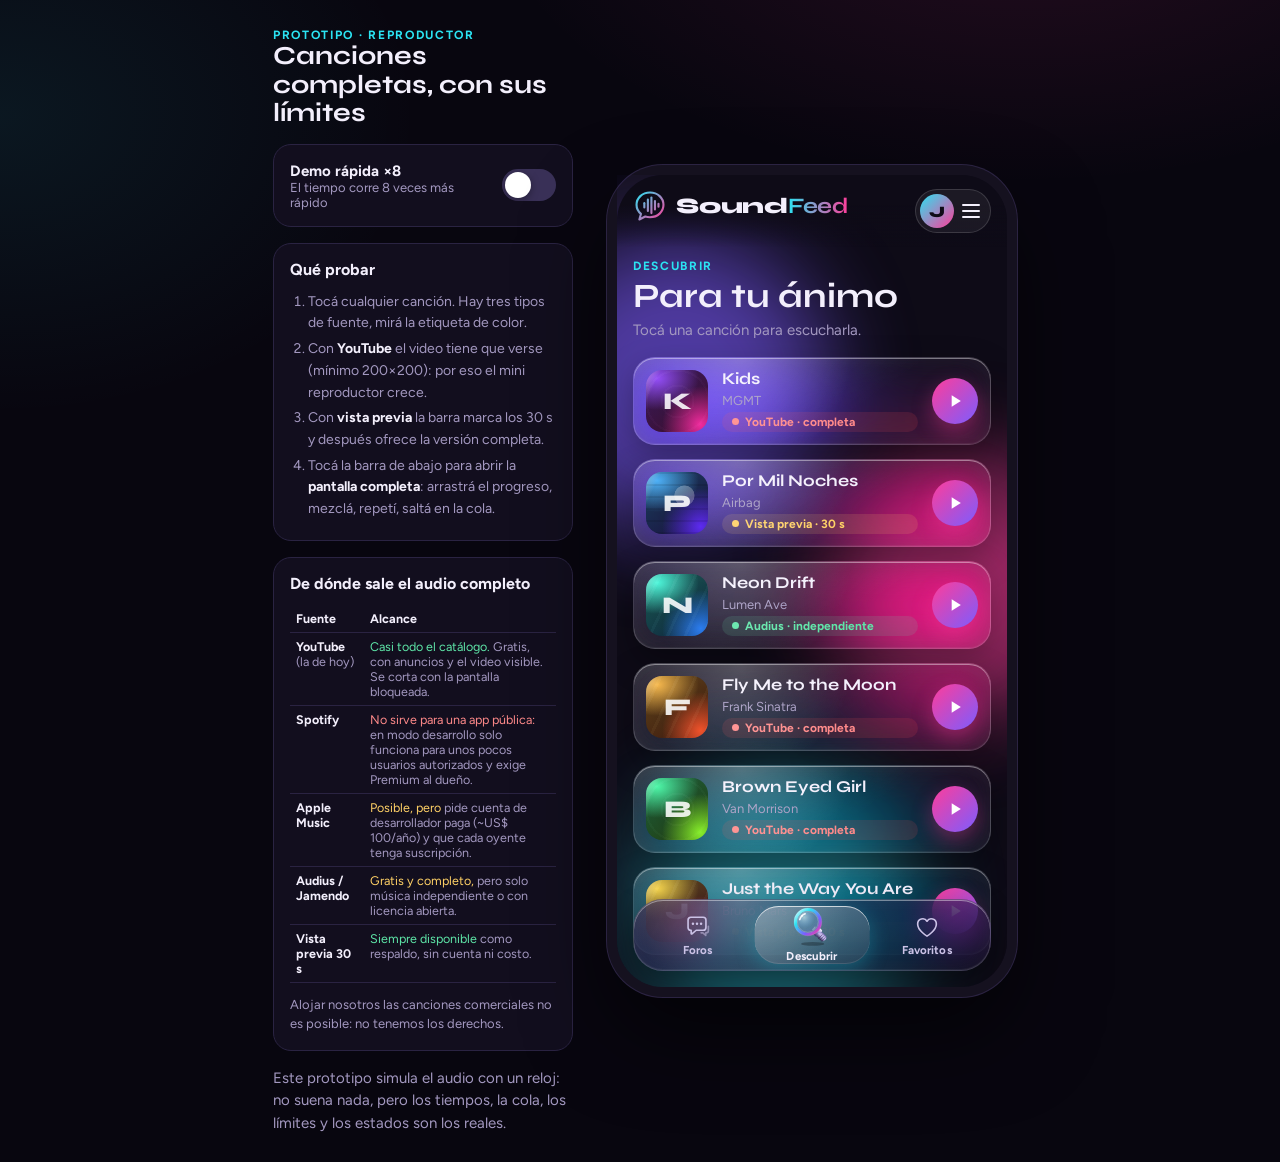
<file: docs/prototipos/premium-reproductor.html>
<!DOCTYPE html>
<html lang="es">
<head>
<meta charset="utf-8">
<meta name="viewport" content="width=device-width,initial-scale=1,viewport-fit=cover">
<title>SoundFeed — Prototipo: reproductor de canciones completas</title>
<link rel="preconnect" href="https://fonts.googleapis.com">
<link rel="preconnect" href="https://fonts.gstatic.com" crossorigin>
<link href="https://fonts.googleapis.com/css2?family=Syne:wght@600;800&family=Figtree:wght@400;500;700&display=swap" rel="stylesheet">
<style>

:root{--ink:#0e0b17;--panel:#171225;--panel2:#20193a;--line:#342b52;--text:#f3effc;--muted:#a398c0;--pink:#ff3d9a;--cyan:#2be3f2;--violet:#7c5cff;--spring:cubic-bezier(.34,1.56,.64,1);--out:cubic-bezier(.22,1,.36,1)}
*{box-sizing:border-box;-webkit-tap-highlight-color:transparent}
html,body{margin:0}
body{min-height:100vh;background:radial-gradient(900px 500px at 80% -10%,rgba(255,61,154,.12),transparent 60%),radial-gradient(700px 500px at 0% 10%,rgba(43,227,242,.08),transparent 60%),#08060f;color:var(--text);font-family:Figtree,system-ui,sans-serif;display:flex;align-items:center;justify-content:center;gap:44px;padding:28px 20px;flex-wrap:wrap}
button{font:inherit;color:inherit;border:0;background:none;padding:0;cursor:pointer}
h1,h2,h3{font-family:Syne,system-ui,sans-serif;margin:0;line-height:1.1}

/* ---------- panel lateral (solo del prototipo) ---------- */
.side{width:300px;display:grid;gap:16px}
.side h1{font-size:26px}
.side p{margin:0;color:var(--muted);font-size:15px;line-height:1.5}
.side .box{background:#120e1e;border:1px solid #2a2342;border-radius:18px;padding:16px;display:grid;gap:12px}
.side ol{margin:0;padding-left:18px;color:var(--muted);font-size:14px;line-height:1.55}
.side ol li{margin-bottom:4px}
.side ol b{color:var(--text)}
.row{display:flex;align-items:center;justify-content:space-between;gap:12px}
.row b{font-size:15px}
.row small{display:block;color:var(--muted);font-weight:400;font-size:13px}

/* ---------- teléfono ---------- */
.phone{position:relative;width:390px;height:812px;max-width:100%;border-radius:46px;background:var(--ink);overflow:hidden;isolation:isolate;box-shadow:0 0 0 10px #15111f,0 0 0 11px #2b2342,0 40px 90px rgba(0,0,0,.65)}
@media (max-width:480px){body{padding:0;gap:0;display:block}.side{display:none}.phone{width:100vw;height:100vh;height:100dvh;border-radius:0;box-shadow:none}}

.amb{position:absolute;inset:0;z-index:-1;overflow:hidden}
.orb{position:absolute;border-radius:50%;filter:blur(46px);opacity:.38;will-change:transform}
.orb.a{width:300px;height:300px;left:-90px;top:60px;background:#7c5cff;animation:drift1 16s ease-in-out infinite}
.orb.b{width:260px;height:260px;right:-80px;top:280px;background:#ff3d9a;animation:drift2 19s ease-in-out infinite}
.orb.c{width:280px;height:280px;left:20px;bottom:-60px;background:#2be3f2;opacity:.3;animation:drift3 22s ease-in-out infinite}
.glass .orb{opacity:.6}
.glass .orb.c{opacity:.45}
@keyframes drift1{50%{transform:translate(120px,160px) scale(1.15)}}
@keyframes drift2{50%{transform:translate(-140px,-120px) scale(.9)}}
@keyframes drift3{50%{transform:translate(160px,-150px) scale(1.2)}}

/* ---------- superficies: sólido o cristal líquido ---------- */
.surf{position:relative;overflow:hidden;background:var(--panel);border:1px solid var(--line);border-radius:22px;transition:background .5s,border-color .5s,box-shadow .5s,backdrop-filter .5s}
.glass .surf{background:linear-gradient(145deg,rgba(255,255,255,.14),rgba(255,255,255,.04) 62%);border-color:rgba(255,255,255,.17);-webkit-backdrop-filter:blur(22px) saturate(1.8);backdrop-filter:blur(22px) saturate(1.8);box-shadow:inset 0 1px 0 rgba(255,255,255,.42),inset 0 -1px 0 rgba(255,255,255,.06),inset 0 0 22px rgba(255,255,255,.04),0 14px 34px rgba(0,0,0,.32)}
.surf::before{content:"";position:absolute;inset:0;pointer-events:none;opacity:0;transition:opacity .4s;background:radial-gradient(170px circle at var(--lx,30%) var(--ly,0%),rgba(255,255,255,.22),transparent 65%)}
.glass .surf::before{opacity:1}

/* ---------- botones sensibles ---------- */
.pr{position:relative;overflow:hidden;cursor:pointer;user-select:none;-webkit-user-select:none;transition:transform .45s var(--spring),box-shadow .3s,filter .2s,background .3s,border-color .3s,color .3s}
.pr:active{transform:scale(.95);transition-duration:.09s}
.surf.pr:active{transform:scale(.975)}
.rip{position:absolute;border-radius:50%;pointer-events:none;background:rgba(255,255,255,.34);transform:scale(0);animation:rip .65s var(--out) forwards}
@keyframes rip{to{transform:scale(1);opacity:0}}
.btn{min-height:44px;padding:0 18px;border-radius:14px;font-weight:700;color:#fff;background:linear-gradient(90deg,var(--pink),var(--violet));display:inline-flex;align-items:center;justify-content:center;gap:8px}
.btn:hover{filter:brightness(1.08)}
.btn.ghost{background:rgba(255,255,255,.06);border:1px solid rgba(255,255,255,.15)}
.btn.sm{min-height:38px;padding:0 14px;font-size:14px;border-radius:12px}
.cta{min-height:58px;width:100%;font-size:17px;border-radius:20px;box-shadow:0 10px 30px rgba(255,61,154,.38),inset 0 1px 0 rgba(255,255,255,.35);animation:glow 3s ease-in-out infinite}
.cta::after{content:"";position:absolute;top:0;bottom:0;left:-80%;width:55%;background:linear-gradient(100deg,transparent,rgba(255,255,255,.4),transparent);transform:skewX(-18deg);animation:sheen 3.8s ease-in-out infinite;pointer-events:none}
.cta .plus{display:inline-grid;place-items:center;width:26px;height:26px;border-radius:50%;background:rgba(255,255,255,.22);font-size:20px;line-height:1;transition:transform .5s var(--spring)}
.cta:active .plus{transform:rotate(135deg) scale(1.2)}
@keyframes sheen{0%,55%{left:-80%}100%{left:140%}}
@keyframes glow{50%{box-shadow:0 12px 40px rgba(255,61,154,.6),inset 0 1px 0 rgba(255,255,255,.35)}}
.chip{padding:8px 15px;border-radius:999px;border:1px solid rgba(255,255,255,.16);background:rgba(255,255,255,.04);font-weight:600;font-size:14px;color:var(--muted)}
.chip[aria-pressed="true"]{background:var(--pink);border-color:var(--pink);color:#1a0612;font-weight:700}

/* ---------- encabezado ---------- */
.hd{position:absolute;top:0;left:0;right:0;height:72px;padding:14px 16px 0;display:flex;align-items:flex-start;justify-content:space-between;z-index:20;background:linear-gradient(var(--ink) 40%,rgba(14,11,23,0));pointer-events:none}
.hd>*{pointer-events:auto}
.brand{display:flex;align-items:center;gap:9px;font-family:Syne,sans-serif;font-weight:800;font-size:22px;letter-spacing:-.01em}
.brand b{background:linear-gradient(90deg,var(--cyan),var(--pink));-webkit-background-clip:text;background-clip:text;color:transparent}
.brand .bar{transform-box:fill-box;transform-origin:center;animation:lbar 1.8s ease-in-out infinite}
.brand .bar:nth-child(2){animation-delay:.15s}.brand .bar:nth-child(3){animation-delay:.3s}.brand .bar:nth-child(4){animation-delay:.45s}.brand .bar:nth-child(5){animation-delay:.6s}
@keyframes lbar{50%{transform:scaleY(.55)}}
.acct{display:flex;align-items:center;gap:8px;padding:4px 10px 4px 4px;border-radius:999px;background:rgba(255,255,255,.06);border:1px solid rgba(255,255,255,.14)}
.av{width:34px;height:34px;border-radius:50%;display:grid;place-items:center;font-weight:800;color:#0e0b17;background:linear-gradient(135deg,var(--cyan),var(--pink));font-family:Syne,sans-serif}
.burger{width:18px;height:14px;position:relative}
.burger i{position:absolute;left:0;width:18px;height:2px;border-radius:2px;background:var(--text);transition:transform .45s var(--spring),opacity .2s,top .45s var(--spring)}
.burger i:nth-child(1){top:0}.burger i:nth-child(2){top:6px}.burger i:nth-child(3){top:12px}
.acct[aria-expanded="true"] .burger i:nth-child(1){top:6px;transform:rotate(45deg)}
.acct[aria-expanded="true"] .burger i:nth-child(2){opacity:0;transform:scaleX(.2)}
.acct[aria-expanded="true"] .burger i:nth-child(3){top:6px;transform:rotate(-45deg)}

.menu{position:absolute;top:62px;right:14px;width:236px;z-index:55;padding:8px;transform-origin:top right;transform:scale(.8) translateY(-10px);opacity:0;pointer-events:none;transition:transform .5s var(--spring),opacity .25s}
.menu.open{transform:none;opacity:1;pointer-events:auto}
.menu .who{padding:10px 12px 12px;border-bottom:1px solid rgba(255,255,255,.1);margin-bottom:6px}
.menu .who b{display:block;font-size:15px}.menu .who small{color:var(--muted)}
.mi{display:flex;width:100%;align-items:center;gap:12px;padding:12px;border-radius:14px;font-weight:600;font-size:15px;text-align:left;opacity:0;transform:translateX(10px)}
.menu.open .mi{opacity:1;transform:none;transition:opacity .4s calc(var(--i)*55ms + .1s),transform .5s var(--spring) calc(var(--i)*55ms + .1s)}
.mi:active{background:rgba(255,255,255,.1)}
.mi svg{width:20px;height:20px;stroke:var(--muted);fill:none;stroke-width:1.8;stroke-linecap:round;stroke-linejoin:round}
.mi.out{color:#ff8fbf}.mi.out svg{stroke:#ff8fbf}

/* ---------- paneles (pantallas) ---------- */
.pane{position:absolute;inset:0;overflow-y:auto;overflow-x:hidden;padding:80px 16px 128px;display:none;scrollbar-width:none}
.pane::-webkit-scrollbar{display:none}
.pane.on{display:block}
.st{opacity:0}
.pane.in .st{animation:rise .65s var(--out) both;animation-delay:calc(var(--i)*60ms + 120ms)}
@keyframes rise{from{opacity:0;transform:translateY(22px) scale(.985)}to{opacity:1;transform:none}}
.eyebrow{font-size:12px;letter-spacing:.14em;text-transform:uppercase;color:var(--cyan);font-weight:700}
.pg h1{font-size:34px;margin:4px 0 6px}
.pg p.lead{color:var(--muted);margin:0 0 18px;font-size:15px}
.stack{display:grid;gap:14px}

/* tarjetas de portada generadas */
.art{position:relative;overflow:hidden;background:radial-gradient(120% 90% at 18% 14%,hsl(var(--h1) 92% 64%),transparent 56%),radial-gradient(100% 100% at 88% 88%,hsl(var(--h2) 88% 56%),transparent 62%),linear-gradient(145deg,hsl(var(--h1) 55% 24%),hsl(var(--h2) 62% 15%))}
.art::before{content:"";position:absolute;inset:-25%;background:repeating-radial-gradient(circle at 50% 50%,rgba(255,255,255,.08) 0 2px,transparent 2px 15px);mix-blend-mode:soft-light}
.art.v2::before{background:repeating-linear-gradient(115deg,rgba(255,255,255,.12) 0 3px,transparent 3px 16px)}
.art.v3::before{inset:0;background:radial-gradient(circle at 62% 38%,rgba(255,255,255,.55) 0 18%,rgba(255,255,255,0) 19%),repeating-linear-gradient(0deg,rgba(0,0,0,.18) 0 2px,transparent 2px 12px);mix-blend-mode:normal;opacity:.5}
.art::after{content:"";position:absolute;inset:0;background:linear-gradient(115deg,transparent 38%,rgba(255,255,255,.2) 48%,transparent 58%);transform:translateX(-60%);transition:transform 1s var(--out)}
.pr:hover .art::after,.fv:hover .art::after{transform:translateX(60%)}
.art b{position:absolute;left:50%;top:50%;transform:translate(-50%,-50%);font-family:Syne,sans-serif;font-weight:800;color:rgba(255,255,255,.88);text-shadow:0 4px 24px rgba(0,0,0,.35)}

.wave{display:flex;align-items:center;gap:2px;height:30px}
.wave i{display:block;width:3px;height:var(--h);border-radius:2px;background:linear-gradient(var(--cyan),var(--pink));transform-origin:center;animation:wv 1.5s ease-in-out infinite;animation-delay:calc(var(--k)*-80ms)}
@keyframes wv{50%{transform:scaleY(.45)}}
.tags{display:flex;gap:6px;flex-wrap:wrap}
.tag{font-size:12.5px;padding:3px 10px;border-radius:999px;background:rgba(124,92,255,.22);color:#d8cfff;font-weight:600}

/* descubrir */
.today{display:flex;align-items:center;gap:10px;flex-wrap:wrap;margin-bottom:18px}
.today .hint{color:var(--muted);font-size:14px}
.tchip{padding:5px 14px;border-radius:999px;background:#ffd166;color:#2a1c00;font-weight:800;font-size:14px;animation:pulseChip 3s ease-in-out infinite}
@keyframes pulseChip{50%{box-shadow:0 0 0 6px rgba(255,209,102,.18)}}
.sec{display:flex;align-items:baseline;justify-content:space-between;margin:2px 0 12px}
.sec h2{font-size:24px}.sec small{color:var(--muted);font-size:13px}
.rc{display:block;width:100%;text-align:left;padding:14px}
.rc .top{display:flex;gap:14px;align-items:center}
.rc .art{width:68px;height:68px;border-radius:14px;flex:none;font-size:28px}
.rc h3{font-size:19px}.rc .by{color:var(--muted);font-size:14px}
.rc .wave{margin:12px 0 10px}
.rc .foot{display:flex;justify-content:space-between;align-items:center;margin-top:12px;color:var(--muted);font-size:14px}
.rc .foot b{color:var(--cyan)}

/* foros */
.tw{padding:14px;display:grid;gap:8px}
.tw .h{display:flex;align-items:center;gap:10px}
.tw .a{width:34px;height:34px;border-radius:50%;display:grid;place-items:center;font-weight:800;background:linear-gradient(135deg,var(--violet),var(--pink));font-family:Syne,sans-serif;flex:none}
.tw .n{font-weight:700;font-size:15px}.tw .w{color:var(--muted);font-size:12.5px;margin-left:auto}
.tw .song{font-size:12.5px;color:var(--cyan);font-weight:600;background:rgba(43,227,242,.1);padding:2px 9px;border-radius:999px;display:inline-block;justify-self:start}
.tw h3{font-size:17px}.tw p{margin:0;color:#d8d0ee;font-size:14.5px}
.tw .f{display:flex;gap:10px;align-items:center;color:var(--muted);font-size:13.5px}
.like{display:inline-flex;align-items:center;gap:6px;padding:7px 12px;border-radius:999px;background:rgba(255,255,255,.06);border:1px solid rgba(255,255,255,.12);font-weight:700;font-size:13.5px}
.like svg{width:17px;height:17px;stroke:currentColor;fill:none;stroke-width:2;transition:transform .5s var(--spring),fill .2s}
.like[aria-pressed="true"]{color:var(--pink);border-color:rgba(255,61,154,.5);background:rgba(255,61,154,.12)}
.like[aria-pressed="true"] svg{fill:var(--pink);transform:scale(1.2)}
.newin{animation:newin .8s var(--spring) both}
@keyframes newin{from{opacity:0;transform:translateY(-26px) scale(.94);max-height:0}to{opacity:1;transform:none;max-height:300px}}

/* favoritos: portadas grandes */
.fv{margin-bottom:20px;border-radius:28px;padding:0;overflow:hidden;box-shadow:0 22px 50px hsl(var(--h1) 80% 40% / .35);transition:transform .5s var(--spring),opacity .5s,margin .5s,max-height .6s var(--out)}
.fv .cov{position:relative}
.fv .art{aspect-ratio:1/1;width:100%;font-size:120px;border-radius:0}
.fv .cap{position:absolute;left:0;right:0;bottom:0;padding:70px 18px 16px;background:linear-gradient(transparent,rgba(8,6,15,.82));z-index:2}
.fv .cap h3{font-size:27px}.fv .cap span{color:#e4dcf7;font-size:14.5px}
.fv .heart{position:absolute;top:14px;right:14px;z-index:3;width:46px;height:46px;border-radius:50%;display:grid;place-items:center;background:rgba(14,11,23,.5);-webkit-backdrop-filter:blur(10px);backdrop-filter:blur(10px);border:1px solid rgba(255,255,255,.2)}
.fv .heart svg{width:22px;height:22px;fill:var(--pink);stroke:var(--pink);stroke-width:2;animation:beat 2.6s ease-in-out infinite}
@keyframes beat{0%,100%{transform:scale(1)}10%{transform:scale(1.18)}20%{transform:scale(1)}}
.fv .body{padding:14px 16px 16px;display:grid;gap:12px;position:relative;z-index:2}
.fv.gone{opacity:0;transform:scale(.9);margin-bottom:-20px;pointer-events:none}
.empty{text-align:center;padding:60px 20px;color:var(--muted)}
.empty b{display:block;color:var(--text);font-family:Syne,sans-serif;font-size:22px;margin-bottom:6px}

/* foro de canción */
.back{display:inline-flex;align-items:center;gap:6px;color:var(--cyan);font-weight:700;font-size:14px;padding:8px 12px 8px 6px;margin:-8px 0 6px -6px;border-radius:12px}
.back svg{width:18px;height:18px;stroke:currentColor;fill:none;stroke-width:2.4;stroke-linecap:round;stroke-linejoin:round}
.player{padding:14px;display:grid;gap:14px}
.player .top{display:flex;gap:14px;align-items:center}
.player .art{width:92px;height:92px;border-radius:18px;font-size:38px;flex:none;box-shadow:0 12px 30px hsl(var(--h1) 80% 40% / .5)}
.player h2{font-size:23px}.player .by{color:var(--muted);font-size:14px}
.prog{height:6px;border-radius:6px;background:rgba(255,255,255,.12);overflow:hidden}
.prog i{display:block;height:100%;width:0;background:linear-gradient(90deg,var(--cyan),var(--pink));border-radius:6px}
.playing .prog i{animation:prog 30s linear forwards}
@keyframes prog{to{width:100%}}
.pbtn{width:52px;height:52px;border-radius:50%;display:grid;place-items:center;background:#fff;color:#0e0b17;flex:none;box-shadow:0 8px 24px rgba(255,255,255,.2)}
.pbtn svg{width:22px;height:22px;fill:currentColor}
.pbtn .pa{display:none}.playing .pbtn .pl{display:none}.playing .pbtn .pa{display:block}
.fav{min-height:58px;width:100%;border-radius:20px;font-size:16.5px;font-weight:700;display:flex;align-items:center;justify-content:center;gap:10px;background:rgba(255,255,255,.07);border:1.5px solid rgba(255,61,154,.55);color:#ffd6e8}
.fav svg{width:24px;height:24px;stroke:var(--pink);fill:none;stroke-width:2;transition:transform .55s var(--spring),fill .25s}
.fav[aria-pressed="true"]{background:linear-gradient(90deg,var(--pink),var(--violet));border-color:transparent;color:#fff;box-shadow:0 10px 30px rgba(255,61,154,.4)}
.fav[aria-pressed="true"] svg{fill:#fff;stroke:#fff;transform:scale(1.15)}
.pt{position:absolute;width:9px;height:9px;border-radius:50%;pointer-events:none;z-index:5}

/* ---------- barra inferior ---------- */
.nav{position:absolute;left:16px;right:16px;bottom:16px;height:72px;z-index:30;border-radius:30px;display:grid;grid-template-columns:repeat(3,1fr);padding:6px}
.glass .nav{background:linear-gradient(145deg,rgba(46,36,82,.66),rgba(18,13,34,.55))}
.bub{position:absolute;top:6px;bottom:6px;left:6px;width:calc((100% - 12px)/3);border-radius:24px;z-index:1;transform:translateX(calc(var(--i)*100%));transition:transform .6s var(--spring);background:rgba(255,255,255,.08);box-shadow:inset 0 0 0 1px rgba(255,255,255,.1),0 0 26px rgba(43,227,242,.12)}
.glass .bub{background:linear-gradient(160deg,rgba(255,255,255,.3),rgba(255,255,255,.08));box-shadow:inset 0 1px 0 rgba(255,255,255,.7),inset 0 -1px 0 rgba(255,255,255,.12),0 6px 20px rgba(43,227,242,.25)}
.bub.jelly{animation:jelly .65s var(--out)}
@keyframes jelly{0%{scale:1 1}28%{scale:1.2 .86}58%{scale:.95 1.06}100%{scale:1 1}}
.ni{position:relative;z-index:2;display:grid;place-items:center;align-content:center;gap:3px;border-radius:24px;color:#cbc2e6;font-weight:700;font-size:11.5px;letter-spacing:.01em;transition:color .3s,transform .45s var(--spring)}
.ni .ic{width:26px;height:26px;display:block}
.ni svg{overflow:visible}
.ni.mid .ic{width:44px;height:44px;margin:-4px 0 -2px}
.ni[aria-current="page"]{color:var(--text)}
.ni[aria-current="page"] .ic{animation:pop .7s var(--spring)}
@keyframes pop{0%{transform:scale(.6) translateY(6px)}100%{transform:none}}
.ni .ln{fill:none;stroke:currentColor;stroke-width:2;stroke-linecap:round;stroke-linejoin:round}
.ni[aria-current="page"] .ln{stroke:var(--cyan);filter:drop-shadow(0 0 6px rgba(43,227,242,.6))}
.ni[aria-current="page"] .heart-s{fill:rgba(255,61,154,.9);stroke:var(--pink);animation:beat 2.2s ease-in-out infinite;transform-origin:center;transform-box:fill-box}
.ni .dot{fill:currentColor;transform-box:fill-box;transform-origin:center}
.ni[aria-current="page"] .dot{animation:dotb 1.2s ease-in-out infinite;fill:var(--cyan)}
.ni[aria-current="page"] .dot:nth-of-type(2){animation-delay:.15s}.ni[aria-current="page"] .dot:nth-of-type(3){animation-delay:.3s}
@keyframes dotb{50%{transform:translateY(-3px)}}
.lupa{transform-origin:50% 50%}
.ni.mid[aria-current="page"] .lupa{animation:tilt .9s var(--spring)}
@keyframes tilt{0%{transform:rotate(-32deg) scale(.75)}100%{transform:none}}
.lupa .sweep{transform:translateX(-30px)}
.ni.mid[aria-current="page"] .sweep{animation:sweepA 3s ease-in-out infinite}
@keyframes sweepA{0%,45%{transform:translateX(-30px)}100%{transform:translateX(46px)}}
.ni.mid:not([aria-current="page"]) .lupa{filter:saturate(.7) brightness(.85)}

/* ---------- hojas y avisos ---------- */
.scrim{position:absolute;inset:0;z-index:50;background:rgba(5,3,10,.55);opacity:0;pointer-events:none;transition:opacity .35s}
.scrim.on{opacity:1;pointer-events:auto}
.sheet{position:absolute;left:0;right:0;bottom:0;z-index:60;border-radius:30px 30px 0 0;padding:10px 18px 30px;transform:translateY(108%);transition:transform .6s var(--out);display:grid;gap:14px}
.sheet.open{transform:none}
.grab{width:42px;height:5px;border-radius:5px;background:rgba(255,255,255,.28);margin:4px auto 4px}
.sheet h2{font-size:24px}
.srow{display:flex;align-items:center;justify-content:space-between;gap:14px;padding:12px 2px;border-bottom:1px solid rgba(255,255,255,.08)}
.srow span{color:var(--muted)}.srow b{font-weight:700;text-align:right}
.srow small{display:block;color:var(--muted);font-weight:400;font-size:12.5px;max-width:190px}
.sw{width:54px;height:32px;border-radius:999px;background:#3a3158;position:relative;flex:none;transition:background .35s}
.sw i{position:absolute;top:3px;left:3px;width:26px;height:26px;border-radius:50%;background:#fff;box-shadow:0 2px 8px rgba(0,0,0,.35);transition:transform .5s var(--spring),width .2s}
.sw[aria-checked="true"]{background:linear-gradient(90deg,var(--cyan),var(--violet))}
.sw[aria-checked="true"] i{transform:translateX(22px)}
.sw:active i{width:33px}
.sw[aria-checked="true"]:active i{transform:translateX(15px)}
.field{width:100%;border-radius:14px;border:1px solid rgba(255,255,255,.16);background:rgba(255,255,255,.05);padding:13px 14px;color:var(--text);font:inherit;outline:0;transition:border-color .25s,box-shadow .25s}
.field:focus{border-color:var(--cyan);box-shadow:0 0 0 4px rgba(43,227,242,.16)}
textarea.field{min-height:92px;resize:none}
.toast{position:absolute;left:50%;top:74px;z-index:70;padding:12px 18px;border-radius:999px;font-weight:700;font-size:14px;white-space:nowrap;transform:translate(-50%,-24px) scale(.9);opacity:0;pointer-events:none;transition:transform .55s var(--spring),opacity .3s}
.toast.on{transform:translate(-50%,0);opacity:1}
@media (prefers-reduced-motion:reduce){*,*::before,*::after{animation-duration:.01ms!important;animation-iteration-count:1!important;transition-duration:.01ms!important}}

.pane{padding:80px 16px 190px}
.sc{display:inline-flex;align-items:center;gap:6px;font-size:12px;font-weight:700;padding:3px 10px;border-radius:999px;background:rgba(255,255,255,.08);color:var(--muted)}
.sc i{width:7px;height:7px;border-radius:50%;background:currentColor}
.sc.yt{color:#ff8a8a;background:rgba(255,80,80,.13)}
.sc.pv{color:#ffd166;background:rgba(255,209,102,.13)}
.sc.au{color:var(--ok,#5ee6a8);background:rgba(94,230,168,.13)}
.trk{display:flex;align-items:center;gap:14px;padding:12px;text-align:left;width:100%}
.trk .art{width:62px;height:62px;border-radius:16px;flex:none}
.trk .art b{font-size:24px}
.trk .tx{flex:1;min-width:0;display:grid;gap:4px}
.trk h3{font-size:16.5px;white-space:nowrap;overflow:hidden;text-overflow:ellipsis}
.trk .by{color:var(--muted);font-size:13px;white-space:nowrap;overflow:hidden;text-overflow:ellipsis}
.trk .pb{width:46px;height:46px;border-radius:50%;display:grid;place-items:center;background:linear-gradient(135deg,var(--pink),var(--violet));flex:none;box-shadow:0 8px 20px rgba(255,61,154,.35)}
.trk .pb svg,.ctl svg{fill:#fff;width:20px;height:20px}
.trk.now{border-color:rgba(43,227,242,.5)}
.eq{display:inline-flex;align-items:flex-end;gap:2px;height:14px}
.eq i{width:3px;background:var(--cyan);border-radius:2px;height:5px}
.playing .eq i,.eq.on i{animation:eq .9s ease-in-out infinite}
.eq i:nth-child(2){animation-delay:.2s}.eq i:nth-child(3){animation-delay:.4s}
@keyframes eq{0%,100%{height:4px}50%{height:14px}}
/* mini */
.mini{position:absolute;left:16px;right:16px;bottom:98px;z-index:29;border-radius:24px;padding:9px 10px;display:grid;gap:8px;transform:translateY(40px) scale(.96);opacity:0;pointer-events:none;transition:transform .6s var(--spring),opacity .3s}
.mini.on{transform:none;opacity:1;pointer-events:auto}
.mini .row2{display:flex;align-items:center;gap:11px}
.mini .art{width:46px;height:46px;border-radius:13px;flex:none}
.mini .art b{font-size:18px}
.mini .tx{flex:1;min-width:0;text-align:left;display:grid;gap:1px}
.mini .tx b{font-size:14.5px;white-space:nowrap;overflow:hidden;text-overflow:ellipsis}
.mini .tx span{font-size:12.5px;color:var(--muted);white-space:nowrap;overflow:hidden;text-overflow:ellipsis}
.ctl{width:42px;height:42px;border-radius:50%;display:grid;place-items:center;flex:none}
.ctl svg{width:22px;height:22px}
.ctl.main{background:linear-gradient(135deg,var(--pink),var(--violet));box-shadow:0 8px 20px rgba(255,61,154,.35)}
.mini .bar{height:3px;border-radius:3px;background:rgba(255,255,255,.14);overflow:hidden}
.mini .bar i{display:block;height:100%;width:calc(var(--p,0)*100%);background:linear-gradient(90deg,var(--cyan),var(--pink))}
.mini.yt{padding:10px}
.mini .vt{display:none;width:200px;height:200px;border-radius:16px;margin:0 auto;position:relative;overflow:hidden}
.mini.yt .vt{display:block}
.vt .lbl,.fsvid .lbl{position:absolute;left:10px;top:10px;font-size:11px;font-weight:800;letter-spacing:.04em;padding:3px 8px;border-radius:7px;background:#ff2b2b;color:#fff;z-index:2}
.vt .art,.fsvid .art{position:absolute;inset:0;width:100%;height:100%;border-radius:0}
.vt .art b{font-size:64px}
.vt .scan,.fsvid .scan{position:absolute;inset:0;z-index:1;background:linear-gradient(transparent 0 48%,rgba(255,255,255,.08) 50%,transparent 52%) 0 0/100% 8px;animation:scan 2s linear infinite;opacity:.5}
@keyframes scan{to{background-position:0 8px}}
/* pantalla completa */
.fs{position:absolute;inset:0;z-index:45;padding:18px 22px 30px;display:flex;flex-direction:column;gap:14px;transform:translateY(105%);transition:transform .7s var(--out);overflow-y:auto;scrollbar-width:none;background:radial-gradient(120% 70% at 50% 0%,hsl(var(--h1) 70% 30%),transparent 70%),radial-gradient(90% 60% at 100% 100%,hsl(var(--h2) 75% 28%),transparent 70%),#0e0b17}
.fs::-webkit-scrollbar{display:none}
.fs.on{transform:none}
.fs .top{display:flex;align-items:center;justify-content:space-between}
.fs .top .rbtn{background:rgba(255,255,255,.1)}
.fs .top .mid{display:grid;text-align:center;gap:2px}
.fs .top .mid small{color:var(--muted);font-size:11.5px;letter-spacing:.12em;text-transform:uppercase;font-weight:700}
.fsart{width:min(100%,300px);aspect-ratio:1;margin:6px auto 0;border-radius:26px;box-shadow:0 30px 60px rgba(0,0,0,.5);transition:transform .8s var(--spring)}
.fsart b{font-size:96px}
.fs:not(.playing) .fsart{transform:scale(.88)}
.fsvid{position:relative;width:min(100%,300px);aspect-ratio:1;margin:6px auto 0;border-radius:20px;overflow:hidden;box-shadow:0 30px 60px rgba(0,0,0,.5);transition:transform .8s var(--spring)}
.fsvid .art b{font-size:96px}
.fs:not(.playing) .fsvid{transform:scale(.92)}
.fs .meta{display:grid;gap:6px}
.fs .meta h2{font-size:26px;letter-spacing:-.01em}
.fs .meta .by{color:var(--muted);font-size:16px}
.scrub{position:relative;height:30px;touch-action:none;cursor:pointer}
.scrub .tr{position:absolute;left:0;right:0;top:12px;height:6px;border-radius:6px;background:rgba(255,255,255,.16);overflow:hidden}
.scrub .tr i{display:block;height:100%;width:calc(var(--p,0)*100%);background:linear-gradient(90deg,var(--cyan),var(--pink))}
.scrub .lim{position:absolute;top:12px;height:6px;border-radius:0 6px 6px 0;background:repeating-linear-gradient(135deg,rgba(255,209,102,.5) 0 4px,transparent 4px 8px);right:0;left:calc(var(--lim,1)*100%)}
.scrub .th{position:absolute;top:6px;left:calc(var(--p,0)*100% - 9px);width:18px;height:18px;border-radius:50%;background:#fff;box-shadow:0 3px 12px rgba(0,0,0,.5);transition:transform .2s}
.scrub:active .th{transform:scale(1.35)}
.times{display:flex;justify-content:space-between;color:var(--muted);font-size:12.5px;font-weight:600;margin-top:-4px}
.ctls{display:flex;align-items:center;justify-content:space-between;padding:4px 4px 0}
.ctls .ctl{width:50px;height:50px}
.ctls .ctl svg{width:24px;height:24px}
.ctls .ctl.main{width:74px;height:74px}
.ctls .ctl.main svg{width:32px;height:32px}
.ctl.tog svg{fill:none;stroke:var(--muted);stroke-width:2;stroke-linecap:round;stroke-linejoin:round}
.ctl.tog[aria-pressed="true"] svg{stroke:var(--cyan)}
.ctl.tog[aria-pressed="true"]{background:rgba(43,227,242,.12)}
.ctl .pa{display:none}.playing .ctl .pl{display:none}.playing .ctl .pa{display:block}
.fs .cta2{display:grid;grid-template-columns:1fr 1fr;gap:10px}
.callout{padding:14px;border-radius:18px;background:rgba(255,209,102,.1);border:1px solid rgba(255,209,102,.35);display:none;gap:10px;font-size:14px;line-height:1.45}
.callout.on{display:grid}
.callout b{color:#ffd166}
.queue{display:grid;gap:4px}
.queue h3{font-size:17px;margin:8px 0}
.qi{display:flex;align-items:center;gap:12px;padding:8px;border-radius:14px;text-align:left;width:100%}
.qi .art{width:42px;height:42px;border-radius:11px;flex:none}
.qi .art b{font-size:16px}
.qi .tx{flex:1;min-width:0;display:grid}
.qi .tx b{font-size:14.5px;white-space:nowrap;overflow:hidden;text-overflow:ellipsis}
.qi .tx span{font-size:12.5px;color:var(--muted)}
.qi.now{background:rgba(43,227,242,.1)}
.qi small{color:var(--muted);font-size:12.5px}
.phone.fsopen .nav{transform:translateY(120%);opacity:0;transition:transform .5s var(--out),opacity .3s}
.nav{transition:transform .5s var(--out),opacity .3s}
.phone.fsopen .mini{opacity:0;pointer-events:none}
.side table{border-collapse:collapse;width:100%;font-size:12.5px;color:var(--muted)}
.side td,.side th{padding:6px 6px;border-bottom:1px solid #2a2342;text-align:left;vertical-align:top}
.side th{color:var(--text);font-weight:700}
.side td b{color:var(--text)}
.side .ok{color:#5ee6a8}.side .no{color:#ff8a8a}.side .mid{color:#ffd166}
.pt{position:absolute;width:8px;height:8px;border-radius:50%;z-index:90;pointer-events:none}
@media (prefers-reduced-motion:reduce){*,*::before,*::after{animation-duration:.01ms!important;animation-iteration-count:1!important;transition-duration:.01ms!important}}
.fs>*{flex:none}
.rbtn{width:42px;height:42px;border-radius:50%;display:grid;place-items:center;background:rgba(255,255,255,.12);border:1px solid rgba(255,255,255,.2)}
.rbtn svg{width:22px;height:22px}

</style>
</head>
<body>

<aside class="side">
  <div>
    <div class="eyebrow">Prototipo · reproductor</div>
    <h1>Canciones completas, con sus límites</h1>
  </div>
  <div class="box">
    <div class="row"><div><b>Demo rápida ×8</b><small>El tiempo corre 8 veces más rápido</small></div><button class="sw pr" id="swFast" role="switch" aria-checked="false" aria-label="Demo rápida"><i></i></button></div>
  </div>
  <div class="box">
    <b>Qué probar</b>
    <ol>
      <li>Tocá cualquier canción. Hay tres tipos de fuente, mirá la etiqueta de color.</li>
      <li>Con <b>YouTube</b> el video tiene que verse (mínimo 200×200): por eso el mini reproductor crece.</li>
      <li>Con <b>vista previa</b> la barra marca los 30 s y después ofrece la versión completa.</li>
      <li>Tocá la barra de abajo para abrir la <b>pantalla completa</b>: arrastrá el progreso, mezclá, repetí, saltá en la cola.</li>
    </ol>
  </div>
  <div class="box">
    <b>De dónde sale el audio completo</b>
    <table>
      <tr><th>Fuente</th><th>Alcance</th></tr>
      <tr><td><b>YouTube</b> (la de hoy)</td><td><span class="ok">Casi todo el catálogo.</span> Gratis, con anuncios y el video visible. Se corta con la pantalla bloqueada.</td></tr>
      <tr><td><b>Spotify</b></td><td><span class="no">No sirve para una app pública:</span> en modo desarrollo solo funciona para unos pocos usuarios autorizados y exige Premium al dueño.</td></tr>
      <tr><td><b>Apple Music</b></td><td><span class="mid">Posible, pero</span> pide cuenta de desarrollador paga (~US$ 100/año) y que cada oyente tenga suscripción.</td></tr>
      <tr><td><b>Audius / Jamendo</b></td><td><span class="mid">Gratis y completo,</span> pero solo música independiente o con licencia abierta.</td></tr>
      <tr><td><b>Vista previa 30 s</b></td><td><span class="ok">Siempre disponible</span> como respaldo, sin cuenta ni costo.</td></tr>
    </table>
    <p style="font-size:13px">Alojar nosotros las canciones comerciales no es posible: no tenemos los derechos.</p>
  </div>
  <p>Este prototipo simula el audio con un reloj: no suena nada, pero los tiempos, la cola, los límites y los estados son los reales.</p>
</aside>

<div class="phone glass" id="phone">
  <div class="amb"><div class="orb a"></div><div class="orb b"></div><div class="orb c"></div></div>
  <header class="hd">
    <div class="brand">
      <svg width="34" height="34" viewBox="0 0 48 48" aria-hidden="true"><defs><linearGradient id="lg" gradientUnits="userSpaceOnUse" x1="5" y1="5" x2="43" y2="43"><stop offset="0" stop-color="#2be3f2"/><stop offset="1" stop-color="#ff3d9a"/></linearGradient></defs><path d="M24 5C13 5 5 12.6 5 22.4c0 5.2 2.4 9.7 6.2 12.8L9 43l8.3-4.1c2 .6 4.2.9 6.7.9 11 0 19-7.6 19-17.4S35 5 24 5z" fill="none" stroke="url(#lg)" stroke-width="3" stroke-linejoin="round"/><g stroke="url(#lg)" stroke-width="3" stroke-linecap="round"><path class="bar" d="M16 20v6"/><path class="bar" d="M21 15v16"/><path class="bar" d="M26 12v22"/><path class="bar" d="M31 17v12"/><path class="bar" d="M36 21v4"/></g></svg>
      <span>Sound<b>Feed</b></span>
    </div>
    <button class="acct pr" id="acct" aria-haspopup="menu" aria-expanded="false" aria-label="Menú de tu cuenta"><span class="av">J</span><span class="burger"><i></i><i></i><i></i></span></button>
  </header>

  <section class="pane pg on" id="p-inicio">
    <div class="st"><span class="eyebrow">Descubrir</span><h1>Para tu ánimo</h1><p class="lead">Tocá una canción para escucharla.</p></div>
    <div class="stack" id="list"></div>
  </section>

  <section class="pane pg" id="p-foros"><div class="st"><span class="eyebrow">Charla en vivo</span><h1>Foros</h1><p class="lead">Queda igual que en la app.</p></div></section>
  <section class="pane pg" id="p-favoritos"><div class="st"><span class="eyebrow">Premium</span><h1>Tus favoritos</h1><p class="lead">Queda igual que en la app.</p></div></section>

  <div class="mini surf" id="mini"></div>
  <nav class="nav surf" id="nav" style="--i:1" aria-label="Secciones">
    <span class="bub" id="bub"></span>
    <button class="ni pr" data-go="foros" aria-label="Foros">
      <svg class="ic" viewBox="0 0 32 32"><path class="ln" d="M5 7.5A3.5 3.5 0 0 1 8.5 4h15A3.5 3.5 0 0 1 27 7.5v9a3.5 3.5 0 0 1-3.5 3.5H15l-5.2 4.4a.6.6 0 0 1-1-.46V20h-.3A3.5 3.5 0 0 1 5 16.5z"/><circle class="dot" cx="11" cy="12" r="1.5"/><circle class="dot" cx="16" cy="12" r="1.5"/><circle class="dot" cx="21" cy="12" r="1.5"/><path class="ln" d="M21 23.2h2.2l3.6 3.1V23.2H27a3 3 0 0 0 3-3v-5" opacity=".55"/></svg>
      <span>Foros</span>
    </button>
    <button class="ni mid pr" data-go="inicio" aria-label="Descubrir" aria-current="page">
      <svg class="ic lupa" viewBox="0 0 64 64">
        <defs>
          <linearGradient id="mrim" x1="0" y1="0" x2="1" y2="1"><stop offset="0" stop-color="#eafcff"/><stop offset=".3" stop-color="#2be3f2"/><stop offset=".68" stop-color="#7c5cff"/><stop offset="1" stop-color="#ff3d9a"/></linearGradient>
          <linearGradient id="mhan" x1="0" y1="0" x2="0" y2="1"><stop offset="0" stop-color="#7f70b8"/><stop offset=".45" stop-color="#cbbff5"/><stop offset="1" stop-color="#2f2552"/></linearGradient>
          <linearGradient id="mcol" x1="0" y1="0" x2="0" y2="1"><stop offset="0" stop-color="#f5f1ff"/><stop offset=".5" stop-color="#9a8bd6"/><stop offset="1" stop-color="#3a2f66"/></linearGradient>
          <radialGradient id="mgl" cx=".32" cy=".28" r=".95"><stop offset="0" stop-color="#d6fbff" stop-opacity=".6"/><stop offset=".55" stop-color="#5aa8ff" stop-opacity=".16"/><stop offset="1" stop-color="#7c5cff" stop-opacity=".26"/></radialGradient>
          <clipPath id="mclip"><circle cx="26" cy="26" r="15.2"/></clipPath>
        </defs>
        <ellipse cx="33" cy="58" rx="17" ry="2.6" fill="#000" opacity=".28"/>
        <g transform="rotate(45 26 26)">
          <rect x="43.5" y="21.5" width="7" height="13" rx="2.2" transform="translate(0 -1.5)" fill="url(#mcol)"/>
          <rect x="49.5" y="23" width="14" height="10" rx="4.5" transform="translate(-1 -1)" fill="url(#mhan)"/>
          <g stroke="#1d1538" stroke-width="1.1" opacity=".55" stroke-linecap="round"><path d="M54 24.2v7.6M57 24.2v7.6M60 24.2v7.6"/></g>
          <path d="M51 24.4h10" stroke="#fff" stroke-opacity=".5" stroke-width="1.2" stroke-linecap="round"/>
        </g>
        <circle cx="26" cy="26" r="15.2" fill="url(#mgl)"/>
        <g clip-path="url(#mclip)"><g transform="rotate(24 26 26)"><rect class="sweep" x="-6" y="0" width="9" height="56" fill="#fff" opacity=".55"/></g></g>
        <circle cx="26" cy="26" r="18" fill="none" stroke="url(#mrim)" stroke-width="4.6"/>
        <circle cx="26" cy="26" r="15.2" fill="none" stroke="#fff" stroke-opacity=".38" stroke-width=".9"/>
        <circle cx="26" cy="26" r="20.4" fill="none" stroke="#fff" stroke-opacity=".16" stroke-width=".8"/>
        <path d="M14.2 22.6A12.6 12.6 0 0 1 22 14.3" fill="none" stroke="#fff" stroke-opacity=".9" stroke-width="2.4" stroke-linecap="round"/>
        <circle cx="17.6" cy="17.2" r="1.3" fill="#fff"/>
        <path d="M36.4 33.6a12.6 12.6 0 0 1-3.2 3.7" fill="none" stroke="#fff" stroke-opacity=".28" stroke-width="2" stroke-linecap="round"/>
      </svg>
      <span>Descubrir</span>
    </button>
    <button class="ni pr" data-go="favoritos" aria-label="Favoritos">
      <svg class="ic" viewBox="0 0 32 32"><path class="ln heart-s" d="M16 27.2S4.5 20.4 4.5 12.2A6.2 6.2 0 0 1 16 8.9a6.2 6.2 0 0 1 11.5 3.3C27.5 20.4 16 27.2 16 27.2z"/></svg>
      <span>Favoritos</span>
    </button>
  </nav>

  <div class="fs" id="fs" aria-hidden="true"></div>
  <div class="toast surf" id="toast" role="status"></div>
</div>

<script>
(function(){
  var $=function(s,e){return (e||document).querySelector(s)}, $$=function(s,e){return Array.prototype.slice.call((e||document).querySelectorAll(s))};
  var phone=$('#phone');
  var esc=function(s){return String(s).replace(/[&<>"']/g,function(c){return {'&':'&amp;','<':'&lt;','>':'&gt;','"':'&quot;',"'":'&#39;'}[c]})};

  var SONGS=[
    {id:'kids',t:'Kids',a:'MGMT',h1:265,h2:325,v:'',d:242,src:'yt'},
    {id:'mil',t:'Por Mil Noches',a:'Airbag',h1:205,h2:255,v:'v3',d:30,full:331,src:'pv'},
    {id:'neon',t:'Neon Drift',a:'Lumen Ave',h1:170,h2:215,v:'v2',d:192,src:'au'},
    {id:'fly',t:'Fly Me to the Moon',a:'Frank Sinatra',h1:38,h2:12,v:'v2',d:148,src:'yt'},
    {id:'brown',t:'Brown Eyed Girl',a:'Van Morrison',h1:152,h2:92,v:'',d:184,src:'yt'},
    {id:'bm',t:'Just the Way You Are',a:'Bruno Mars',h1:48,h2:335,v:'v2',d:220,src:'pv',full:220}
  ];
  var by=function(id){return SONGS.filter(function(s){return s.id===id})[0]};
  var SRC={yt:'YouTube · completa',pv:'Vista previa · 30 s',au:'Audius · independiente'};
  var ic={
    play:'<svg class="pl" viewBox="0 0 24 24"><path d="M8 5v14l11-7z"/></svg><svg class="pa" viewBox="0 0 24 24"><path d="M7 5h4v14H7zM13 5h4v14h-4z"/></svg>',
    next:'<svg viewBox="0 0 24 24"><path d="M6 5v14l9-7zM17 5h2v14h-2z"/></svg>',
    prev:'<svg viewBox="0 0 24 24"><path d="M18 5v14l-9-7zM5 5h2v14H5z"/></svg>',
    shuf:'<svg viewBox="0 0 24 24"><path d="M16 3h5v5M4 20 21 3M21 16v5h-5M15 15l6 6M4 4l5 5"/></svg>',
    rep:'<svg viewBox="0 0 24 24"><path d="M17 2l4 4-4 4"/><path d="M3 11V9a3 3 0 0 1 3-3h15"/><path d="M7 22l-4-4 4-4"/><path d="M21 13v2a3 3 0 0 1-3 3H3"/></svg>',
    down:'<svg viewBox="0 0 24 24" fill="none" stroke="#fff" stroke-width="2.2" stroke-linecap="round" stroke-linejoin="round"><path d="M6 9l6 6 6-6"/></svg>'
  };
  var art=function(s,c){return '<div class="art '+s.v+' '+(c||'')+'" style="--h1:'+s.h1+';--h2:'+s.h2+'"><b>'+s.t.charAt(0)+'</b></div>'};
  var mmss=function(x){x=Math.max(0,Math.floor(x));return Math.floor(x/60)+':'+('0'+x%60).slice(-2)};

  /* ---------- estado ---------- */
  var queue=SONGS.map(function(s){return s.id}), idx=-1, playing=false, pos=0, shuffle=false, rep=0, fast=1, ended=false;
  var cur=function(){return idx>-1?by(queue[idx]):null};

  function renderList(){
    $('#list').innerHTML=SONGS.map(function(s,i){
      var now=cur()&&cur().id===s.id;
      return '<button class="trk surf pr st'+(now?' now':'')+(now&&playing?' playing':'')+'" data-play="'+s.id+'" style="--i:'+(i+1)+'">'+art(s)+
        '<div class="tx"><h3>'+esc(s.t)+'</h3><div class="by">'+esc(s.a)+'</div><span class="sc '+s.src+'"><i></i>'+SRC[s.src]+'</span></div>'+
        (now&&playing?'<span class="eq on"><i></i><i></i><i></i></span>':'<span class="pb"><svg viewBox="0 0 24 24"><path d="M8 5v14l11-7z"/></svg></span>')+'</button>';
    }).join('');
  }

  /* ---------- mini reproductor ---------- */
  function renderMini(){
    var s=cur(), m=$('#mini');
    if(!s){m.classList.remove('on');return}
    var yt=s.src==='yt';
    m.className='mini surf on'+(yt?' yt':'')+(playing?' playing':'');
    m.style.setProperty('--p',Math.min(1,pos/s.d));
    m.innerHTML=(yt?'<div class="vt"><span class="lbl">YOUTUBE</span>'+art(s)+'<span class="scan"></span></div>':'')+
      '<div class="row2"><button class="row2 pr" data-open style="flex:1;min-width:0;gap:11px;text-align:left" aria-label="Abrir reproductor">'+(yt?'':art(s))+'<div class="tx"><b>'+esc(s.t)+'</b><span>'+esc(s.a)+' · '+(ended?'vista previa terminada':SRC[s.src])+'</span></div></button>'+
      '<button class="ctl main pr" data-toggle aria-label="Reproducir o pausar">'+ic.play+'</button><button class="ctl pr" data-next aria-label="Siguiente">'+ic.next+'</button></div>'+
      '<div class="bar"><i></i></div>';
    m.style.setProperty('--p',Math.min(1,pos/s.d));
    $('i',$('.bar',m)).style.width=Math.min(100,pos/s.d*100)+'%';
  }
  function tickMini(){
    var s=cur(); if(!s)return; var m=$('#mini'); var b=$('.bar i',m); if(b)b.style.width=Math.min(100,pos/s.d*100)+'%';
  }

  /* ---------- pantalla completa ---------- */
  function queueHTML(){
    var out='<div class="queue"><h3>A continuación</h3>';
    queue.forEach(function(id,i){var s=by(id);out+='<button class="qi pr'+(i===idx?' now':'')+'" data-jump="'+i+'">'+art(s)+'<div class="tx"><b>'+esc(s.t)+'</b><span>'+esc(s.a)+'</span></div><span class="sc '+s.src+'"><i></i>'+(s.src==='yt'?'YouTube':s.src==='pv'?'30 s':'Audius')+'</span></button>'}); return out+'</div>';
  }
  function renderFs(){
    var s=cur(), f=$('#fs'); if(!s)return;
    var yt=s.src==='yt', pv=s.src==='pv';
    f.style.setProperty('--h1',s.h1);f.style.setProperty('--h2',s.h2);
    f.className='fs on'+(playing?' playing':'');
    f.innerHTML=
      '<div class="top"><button class="rbtn pr" data-close aria-label="Cerrar">'+ic.down+'</button><div class="mid"><small>Reproduciendo</small><span class="sc '+s.src+'" style="justify-self:center"><i></i>'+SRC[s.src]+'</span></div><span style="width:42px"></span></div>'+
      (yt?'<div class="fsvid"><span class="lbl">YOUTUBE</span>'+art(s)+'<span class="scan"></span></div>':art(s,'fsart'))+
      '<div class="meta"><h2>'+esc(s.t)+'</h2><div class="by">'+esc(s.a)+'</div></div>'+
      '<div><div class="scrub" id="scrub" style="--p:'+Math.min(1,pos/s.d)+(pv?';--lim:1':'')+'"><div class="tr"><i></i></div><span class="th"></span></div><div class="times"><span id="tcur">'+mmss(pos)+'</span><span>'+(pv?'0:30 · vista previa':mmss(s.d))+'</span></div></div>'+
      '<div class="ctls"><button class="ctl tog pr" data-shuffle aria-pressed="'+shuffle+'" aria-label="Aleatorio">'+ic.shuf+'</button><button class="ctl pr" data-prev aria-label="Anterior">'+ic.prev+'</button><button class="ctl main pr" data-toggle aria-label="Reproducir o pausar">'+ic.play+'</button><button class="ctl pr" data-next aria-label="Siguiente">'+ic.next+'</button><button class="ctl tog pr" data-repeat aria-pressed="'+(rep>0)+'" aria-label="Repetir">'+ic.rep+'</button></div>'+
      '<div class="callout'+(ended&&pv?' on':'')+'" id="callout"><div><b>Esa fue la vista previa de 30 s.</b> La canción completa dura '+mmss(s.full||s.d)+'.</div><div class="cta2"><button class="btn cta sm pr" data-toast="En la app esto abre la búsqueda en YouTube">Escuchar completa</button><button class="btn ghost sm pr" data-next>Siguiente</button></div></div>'+
      queueHTML();
    f.setAttribute('aria-hidden','false');
  }
  function tickFs(){
    var s=cur(); if(!s)return; var sc=$('#scrub'); if(!sc)return;
    sc.style.setProperty('--p',Math.min(1,pos/s.d)); $('#tcur').textContent=mmss(pos);
  }
  function openFs(){renderFs();phone.classList.add('fsopen');$('#fs').scrollTop=0}
  function closeFs(){$('#fs').classList.remove('on');$('#fs').setAttribute('aria-hidden','true');phone.classList.remove('fsopen')}

  /* ---------- reproducción simulada ---------- */
  var timer=null, last=0;
  function loop(ts){
    if(!playing){timer=null;return}
    var s=cur(); if(!last)last=ts; var dt=(ts-last)/1000; last=ts;
    pos+=dt*fast;
    if(pos>=s.d){pos=s.d;tickMini();tickFs();finish();return}
    tickMini();tickFs();
    timer=requestAnimationFrame(loop);
  }
  function setPlaying(on){
    playing=on&&!!cur(); last=0;
    $('#phone').classList.toggle('isplay',playing);
    $$('#mini,#fs').forEach(function(e){e.classList.toggle('playing',playing)});
    if(playing&&!timer)timer=requestAnimationFrame(loop);
    renderList();
  }
  function finish(){
    var s=cur();
    if(s.src==='pv'){ended=true;playing=false;timer=null;renderMini();renderFs();$('#fs').classList.toggle('on',phone.classList.contains('fsopen'));renderList();return}
    next(true);
  }
  function load(i,auto){
    idx=i;pos=0;ended=false;timer=null;
    renderMini();
    if(phone.classList.contains('fsopen'))renderFs();
    setPlaying(auto!==false);
  }
  function playId(id){var i=queue.indexOf(id);if(i<0)return;if(i===idx){toggle();return}load(i)}
  function toggle(){
    if(idx<0)return;
    if(ended){pos=0;ended=false;renderMini();if(phone.classList.contains('fsopen'))renderFs()}
    setPlaying(!playing);
  }
  function next(auto){
    if(idx<0)return;
    if(rep===2&&auto){load(idx);return}
    var n=shuffle?Math.floor(Math.random()*queue.length):idx+1;
    if(n>=queue.length){if(rep===1||!auto){n=0}else{setPlaying(false);pos=0;renderMini();return}}
    if(shuffle&&n===idx)n=(idx+1)%queue.length;
    load(n);
  }
  function prev(){
    if(idx<0)return; if(pos>3){load(idx);return}
    load((idx-1+queue.length)%queue.length);
  }
  function seekTo(frac){var s=cur();pos=Math.max(0,Math.min(1,frac))*s.d;ended=false;if(!playing&&pos<s.d){}tickFs();tickMini()}

  /* ---------- avisos y utilidades ---------- */
  var tt;function toast(m){var t=$('#toast');t.textContent=m;t.classList.add('on');clearTimeout(tt);tt=setTimeout(function(){t.classList.remove('on')},2200)}
  function setGlass(on){phone.classList.toggle('glass',on)}

  /* ---------- eventos ---------- */
  phone.addEventListener('pointerdown',function(e){
    var b=e.target.closest('.pr'); if(!b)return;
    var r=b.getBoundingClientRect(), s=Math.max(r.width,r.height)*2.2, x=document.createElement('span');
    x.className='rip';x.style.width=x.style.height=s+'px';x.style.left=(e.clientX-r.left-s/2)+'px';x.style.top=(e.clientY-r.top-s/2)+'px';
    b.appendChild(x);setTimeout(function(){x.remove()},700);
  });
  phone.addEventListener('pointerdown',function(e){
    var sc=e.target.closest('#scrub'); if(!sc)return;
    var rr=sc.getBoundingClientRect();seekTo((e.clientX-rr.left)/rr.width);
    sc.setPointerCapture(e.pointerId);
    var mv=function(ev){seekTo((ev.clientX-rr.left)/rr.width)};
    sc.addEventListener('pointermove',mv);
    sc.addEventListener('pointerup',function up(){sc.removeEventListener('pointermove',mv);sc.removeEventListener('pointerup',up)});
  });
  phone.addEventListener('click',function(e){
    var t=e.target, q=function(s){return t.closest(s)}, x;
    if(x=q('[data-play]')){playId(x.dataset.play);return}
    if(q('[data-toggle]')){toggle();return}
    if(q('[data-next]')){next(false);return}
    if(q('[data-prev]')){prev();return}
    if(q('[data-open]')){openFs();return}
    if(q('[data-close]')){closeFs();return}
    if(x=q('[data-jump]')){load(+x.dataset.jump);return}
    if(q('[data-shuffle]')){shuffle=!shuffle;$('[data-shuffle]').setAttribute('aria-pressed',String(shuffle));toast(shuffle?'Aleatorio activado':'Aleatorio apagado');return}
    if(q('[data-repeat]')){rep=(rep+1)%3;var b=$('[data-repeat]');b.setAttribute('aria-pressed',String(rep>0));toast(['Repetir apagado','Repetir toda la cola','Repetir esta canción'][rep]);return}
    if(x=q('[data-toast]')){toast(x.dataset.toast);return}
    if(x=q('[data-go]')){
      $$('.pane.on').forEach(function(p){p.classList.remove('on')});$('#p-'+x.dataset.go).classList.add('on');
      var ORDER=['foros','inicio','favoritos'];$('#nav').style.setProperty('--i',ORDER.indexOf(x.dataset.go));$$('.ni').forEach(function(b){if(b===x)b.setAttribute('aria-current','page');else b.removeAttribute('aria-current')});
      return}
  });
  $('#swFast').addEventListener('click',function(){var on=$('#swFast').getAttribute('aria-checked')!=='true';$('#swFast').setAttribute('aria-checked',String(on));fast=on?8:1});

  /* ---------- arranque ---------- */
  renderList();
  var st=$('#p-inicio');$$('.st',st).forEach(function(e,i){e.style.setProperty('--i',i)});st.classList.add('in');
  window.__pl={playId:playId,get pos(){return pos},get ended(){return ended},setFast:function(n){fast=n}};
})();
</script>
</body>
</html>
</file>
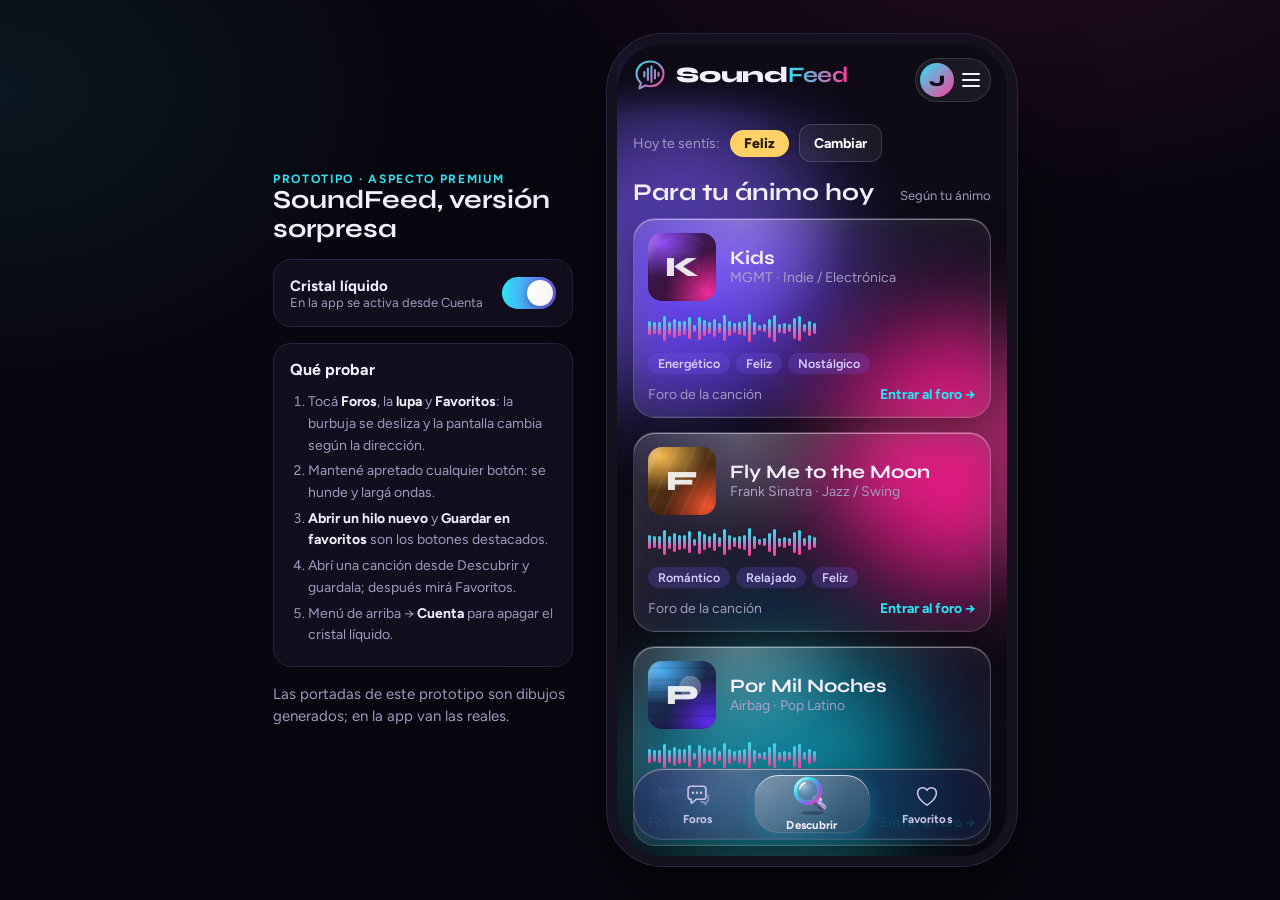
<file: docs/prototipos/premium.html>
<!DOCTYPE html>
<html lang="es">
<head>
<meta charset="utf-8">
<meta name="viewport" content="width=device-width,initial-scale=1,viewport-fit=cover">
<title>SoundFeed — Prototipo: aspecto premium</title>
<link rel="preconnect" href="https://fonts.googleapis.com">
<link rel="preconnect" href="https://fonts.gstatic.com" crossorigin>
<link href="https://fonts.googleapis.com/css2?family=Syne:wght@600;800&family=Figtree:wght@400;500;700&display=swap" rel="stylesheet">
<style>
:root{--ink:#0e0b17;--panel:#171225;--panel2:#20193a;--line:#342b52;--text:#f3effc;--muted:#a398c0;--pink:#ff3d9a;--cyan:#2be3f2;--violet:#7c5cff;--spring:cubic-bezier(.34,1.56,.64,1);--out:cubic-bezier(.22,1,.36,1)}
*{box-sizing:border-box;-webkit-tap-highlight-color:transparent}
html,body{margin:0}
body{min-height:100vh;background:radial-gradient(900px 500px at 80% -10%,rgba(255,61,154,.12),transparent 60%),radial-gradient(700px 500px at 0% 10%,rgba(43,227,242,.08),transparent 60%),#08060f;color:var(--text);font-family:Figtree,system-ui,sans-serif;display:flex;align-items:center;justify-content:center;gap:44px;padding:28px 20px;flex-wrap:wrap}
button{font:inherit;color:inherit;border:0;background:none;padding:0;cursor:pointer}
h1,h2,h3{font-family:Syne,system-ui,sans-serif;margin:0;line-height:1.1}

/* ---------- panel lateral (solo del prototipo) ---------- */
.side{width:300px;display:grid;gap:16px}
.side h1{font-size:26px}
.side p{margin:0;color:var(--muted);font-size:15px;line-height:1.5}
.side .box{background:#120e1e;border:1px solid #2a2342;border-radius:18px;padding:16px;display:grid;gap:12px}
.side ol{margin:0;padding-left:18px;color:var(--muted);font-size:14px;line-height:1.55}
.side ol li{margin-bottom:4px}
.side ol b{color:var(--text)}
.row{display:flex;align-items:center;justify-content:space-between;gap:12px}
.row b{font-size:15px}
.row small{display:block;color:var(--muted);font-weight:400;font-size:13px}

/* ---------- teléfono ---------- */
.phone{position:relative;width:390px;height:812px;max-width:100%;border-radius:46px;background:var(--ink);overflow:hidden;isolation:isolate;box-shadow:0 0 0 10px #15111f,0 0 0 11px #2b2342,0 40px 90px rgba(0,0,0,.65)}
@media (max-width:480px){body{padding:0;gap:0;display:block}.side{display:none}.phone{width:100vw;height:100vh;height:100dvh;border-radius:0;box-shadow:none}}

.amb{position:absolute;inset:0;z-index:-1;overflow:hidden}
.orb{position:absolute;border-radius:50%;filter:blur(46px);opacity:.38;will-change:transform}
.orb.a{width:300px;height:300px;left:-90px;top:60px;background:#7c5cff;animation:drift1 16s ease-in-out infinite}
.orb.b{width:260px;height:260px;right:-80px;top:280px;background:#ff3d9a;animation:drift2 19s ease-in-out infinite}
.orb.c{width:280px;height:280px;left:20px;bottom:-60px;background:#2be3f2;opacity:.3;animation:drift3 22s ease-in-out infinite}
.glass .orb{opacity:.6}
.glass .orb.c{opacity:.45}
@keyframes drift1{50%{transform:translate(120px,160px) scale(1.15)}}
@keyframes drift2{50%{transform:translate(-140px,-120px) scale(.9)}}
@keyframes drift3{50%{transform:translate(160px,-150px) scale(1.2)}}

/* ---------- superficies: sólido o cristal líquido ---------- */
.surf{position:relative;overflow:hidden;background:var(--panel);border:1px solid var(--line);border-radius:22px;transition:background .5s,border-color .5s,box-shadow .5s,backdrop-filter .5s}
.glass .surf{background:linear-gradient(145deg,rgba(255,255,255,.14),rgba(255,255,255,.04) 62%);border-color:rgba(255,255,255,.17);-webkit-backdrop-filter:blur(22px) saturate(1.8);backdrop-filter:blur(22px) saturate(1.8);box-shadow:inset 0 1px 0 rgba(255,255,255,.42),inset 0 -1px 0 rgba(255,255,255,.06),inset 0 0 22px rgba(255,255,255,.04),0 14px 34px rgba(0,0,0,.32)}
.surf::before{content:"";position:absolute;inset:0;pointer-events:none;opacity:0;transition:opacity .4s;background:radial-gradient(170px circle at var(--lx,30%) var(--ly,0%),rgba(255,255,255,.22),transparent 65%)}
.glass .surf::before{opacity:1}

/* ---------- botones sensibles ---------- */
.pr{position:relative;overflow:hidden;cursor:pointer;user-select:none;-webkit-user-select:none;transition:transform .45s var(--spring),box-shadow .3s,filter .2s,background .3s,border-color .3s,color .3s}
.pr:active{transform:scale(.95);transition-duration:.09s}
.surf.pr:active{transform:scale(.975)}
.rip{position:absolute;border-radius:50%;pointer-events:none;background:rgba(255,255,255,.34);transform:scale(0);animation:rip .65s var(--out) forwards}
@keyframes rip{to{transform:scale(1);opacity:0}}
.btn{min-height:44px;padding:0 18px;border-radius:14px;font-weight:700;color:#fff;background:linear-gradient(90deg,var(--pink),var(--violet));display:inline-flex;align-items:center;justify-content:center;gap:8px}
.btn:hover{filter:brightness(1.08)}
.btn.ghost{background:rgba(255,255,255,.06);border:1px solid rgba(255,255,255,.15)}
.btn.sm{min-height:38px;padding:0 14px;font-size:14px;border-radius:12px}
.cta{min-height:58px;width:100%;font-size:17px;border-radius:20px;box-shadow:0 10px 30px rgba(255,61,154,.38),inset 0 1px 0 rgba(255,255,255,.35);animation:glow 3s ease-in-out infinite}
.cta::after{content:"";position:absolute;top:0;bottom:0;left:-80%;width:55%;background:linear-gradient(100deg,transparent,rgba(255,255,255,.4),transparent);transform:skewX(-18deg);animation:sheen 3.8s ease-in-out infinite;pointer-events:none}
.cta .plus{display:inline-grid;place-items:center;width:26px;height:26px;border-radius:50%;background:rgba(255,255,255,.22);font-size:20px;line-height:1;transition:transform .5s var(--spring)}
.cta:active .plus{transform:rotate(135deg) scale(1.2)}
@keyframes sheen{0%,55%{left:-80%}100%{left:140%}}
@keyframes glow{50%{box-shadow:0 12px 40px rgba(255,61,154,.6),inset 0 1px 0 rgba(255,255,255,.35)}}
.chip{padding:8px 15px;border-radius:999px;border:1px solid rgba(255,255,255,.16);background:rgba(255,255,255,.04);font-weight:600;font-size:14px;color:var(--muted)}
.chip[aria-pressed="true"]{background:var(--pink);border-color:var(--pink);color:#1a0612;font-weight:700}

/* ---------- encabezado ---------- */
.hd{position:absolute;top:0;left:0;right:0;height:72px;padding:14px 16px 0;display:flex;align-items:flex-start;justify-content:space-between;z-index:20;background:linear-gradient(var(--ink) 40%,rgba(14,11,23,0));pointer-events:none}
.hd>*{pointer-events:auto}
.brand{display:flex;align-items:center;gap:9px;font-family:Syne,sans-serif;font-weight:800;font-size:22px;letter-spacing:-.01em}
.brand b{background:linear-gradient(90deg,var(--cyan),var(--pink));-webkit-background-clip:text;background-clip:text;color:transparent}
.brand .bar{transform-box:fill-box;transform-origin:center;animation:lbar 1.8s ease-in-out infinite}
.brand .bar:nth-child(2){animation-delay:.15s}.brand .bar:nth-child(3){animation-delay:.3s}.brand .bar:nth-child(4){animation-delay:.45s}.brand .bar:nth-child(5){animation-delay:.6s}
@keyframes lbar{50%{transform:scaleY(.55)}}
.acct{display:flex;align-items:center;gap:8px;padding:4px 10px 4px 4px;border-radius:999px;background:rgba(255,255,255,.06);border:1px solid rgba(255,255,255,.14)}
.av{width:34px;height:34px;border-radius:50%;display:grid;place-items:center;font-weight:800;color:#0e0b17;background:linear-gradient(135deg,var(--cyan),var(--pink));font-family:Syne,sans-serif}
.burger{width:18px;height:14px;position:relative}
.burger i{position:absolute;left:0;width:18px;height:2px;border-radius:2px;background:var(--text);transition:transform .45s var(--spring),opacity .2s,top .45s var(--spring)}
.burger i:nth-child(1){top:0}.burger i:nth-child(2){top:6px}.burger i:nth-child(3){top:12px}
.acct[aria-expanded="true"] .burger i:nth-child(1){top:6px;transform:rotate(45deg)}
.acct[aria-expanded="true"] .burger i:nth-child(2){opacity:0;transform:scaleX(.2)}
.acct[aria-expanded="true"] .burger i:nth-child(3){top:6px;transform:rotate(-45deg)}

.menu{position:absolute;top:62px;right:14px;width:236px;z-index:55;padding:8px;transform-origin:top right;transform:scale(.8) translateY(-10px);opacity:0;pointer-events:none;transition:transform .5s var(--spring),opacity .25s}
.menu.open{transform:none;opacity:1;pointer-events:auto}
.menu .who{padding:10px 12px 12px;border-bottom:1px solid rgba(255,255,255,.1);margin-bottom:6px}
.menu .who b{display:block;font-size:15px}.menu .who small{color:var(--muted)}
.mi{display:flex;width:100%;align-items:center;gap:12px;padding:12px;border-radius:14px;font-weight:600;font-size:15px;text-align:left;opacity:0;transform:translateX(10px)}
.menu.open .mi{opacity:1;transform:none;transition:opacity .4s calc(var(--i)*55ms + .1s),transform .5s var(--spring) calc(var(--i)*55ms + .1s)}
.mi:active{background:rgba(255,255,255,.1)}
.mi svg{width:20px;height:20px;stroke:var(--muted);fill:none;stroke-width:1.8;stroke-linecap:round;stroke-linejoin:round}
.mi.out{color:#ff8fbf}.mi.out svg{stroke:#ff8fbf}

/* ---------- paneles (pantallas) ---------- */
.pane{position:absolute;inset:0;overflow-y:auto;overflow-x:hidden;padding:80px 16px 128px;display:none;scrollbar-width:none}
.pane::-webkit-scrollbar{display:none}
.pane.on{display:block}
.st{opacity:0}
.pane.in .st{animation:rise .65s var(--out) both;animation-delay:calc(var(--i)*60ms + 120ms)}
@keyframes rise{from{opacity:0;transform:translateY(22px) scale(.985)}to{opacity:1;transform:none}}
.eyebrow{font-size:12px;letter-spacing:.14em;text-transform:uppercase;color:var(--cyan);font-weight:700}
.pg h1{font-size:34px;margin:4px 0 6px}
.pg p.lead{color:var(--muted);margin:0 0 18px;font-size:15px}
.stack{display:grid;gap:14px}

/* tarjetas de portada generadas */
.art{position:relative;overflow:hidden;background:radial-gradient(120% 90% at 18% 14%,hsl(var(--h1) 92% 64%),transparent 56%),radial-gradient(100% 100% at 88% 88%,hsl(var(--h2) 88% 56%),transparent 62%),linear-gradient(145deg,hsl(var(--h1) 55% 24%),hsl(var(--h2) 62% 15%))}
.art::before{content:"";position:absolute;inset:-25%;background:repeating-radial-gradient(circle at 50% 50%,rgba(255,255,255,.08) 0 2px,transparent 2px 15px);mix-blend-mode:soft-light}
.art.v2::before{background:repeating-linear-gradient(115deg,rgba(255,255,255,.12) 0 3px,transparent 3px 16px)}
.art.v3::before{inset:0;background:radial-gradient(circle at 62% 38%,rgba(255,255,255,.55) 0 18%,rgba(255,255,255,0) 19%),repeating-linear-gradient(0deg,rgba(0,0,0,.18) 0 2px,transparent 2px 12px);mix-blend-mode:normal;opacity:.5}
.art::after{content:"";position:absolute;inset:0;background:linear-gradient(115deg,transparent 38%,rgba(255,255,255,.2) 48%,transparent 58%);transform:translateX(-60%);transition:transform 1s var(--out)}
.pr:hover .art::after,.fv:hover .art::after{transform:translateX(60%)}
.art b{position:absolute;left:50%;top:50%;transform:translate(-50%,-50%);font-family:Syne,sans-serif;font-weight:800;color:rgba(255,255,255,.88);text-shadow:0 4px 24px rgba(0,0,0,.35)}

.wave{display:flex;align-items:center;gap:2px;height:30px}
.wave i{display:block;width:3px;height:var(--h);border-radius:2px;background:linear-gradient(var(--cyan),var(--pink));transform-origin:center;animation:wv 1.5s ease-in-out infinite;animation-delay:calc(var(--k)*-80ms)}
@keyframes wv{50%{transform:scaleY(.45)}}
.tags{display:flex;gap:6px;flex-wrap:wrap}
.tag{font-size:12.5px;padding:3px 10px;border-radius:999px;background:rgba(124,92,255,.22);color:#d8cfff;font-weight:600}

/* descubrir */
.today{display:flex;align-items:center;gap:10px;flex-wrap:wrap;margin-bottom:18px}
.today .hint{color:var(--muted);font-size:14px}
.tchip{padding:5px 14px;border-radius:999px;background:#ffd166;color:#2a1c00;font-weight:800;font-size:14px;animation:pulseChip 3s ease-in-out infinite}
@keyframes pulseChip{50%{box-shadow:0 0 0 6px rgba(255,209,102,.18)}}
.sec{display:flex;align-items:baseline;justify-content:space-between;margin:2px 0 12px}
.sec h2{font-size:24px}.sec small{color:var(--muted);font-size:13px}
.rc{display:block;width:100%;text-align:left;padding:14px}
.rc .top{display:flex;gap:14px;align-items:center}
.rc .art{width:68px;height:68px;border-radius:14px;flex:none;font-size:28px}
.rc h3{font-size:19px}.rc .by{color:var(--muted);font-size:14px}
.rc .wave{margin:12px 0 10px}
.rc .foot{display:flex;justify-content:space-between;align-items:center;margin-top:12px;color:var(--muted);font-size:14px}
.rc .foot b{color:var(--cyan)}

/* foros */
.tw{padding:14px;display:grid;gap:8px}
.tw .h{display:flex;align-items:center;gap:10px}
.tw .a{width:34px;height:34px;border-radius:50%;display:grid;place-items:center;font-weight:800;background:linear-gradient(135deg,var(--violet),var(--pink));font-family:Syne,sans-serif;flex:none}
.tw .n{font-weight:700;font-size:15px}.tw .w{color:var(--muted);font-size:12.5px;margin-left:auto}
.tw .song{font-size:12.5px;color:var(--cyan);font-weight:600;background:rgba(43,227,242,.1);padding:2px 9px;border-radius:999px;display:inline-block;justify-self:start}
.tw h3{font-size:17px}.tw p{margin:0;color:#d8d0ee;font-size:14.5px}
.tw .f{display:flex;gap:10px;align-items:center;color:var(--muted);font-size:13.5px}
.like{display:inline-flex;align-items:center;gap:6px;padding:7px 12px;border-radius:999px;background:rgba(255,255,255,.06);border:1px solid rgba(255,255,255,.12);font-weight:700;font-size:13.5px}
.like svg{width:17px;height:17px;stroke:currentColor;fill:none;stroke-width:2;transition:transform .5s var(--spring),fill .2s}
.like[aria-pressed="true"]{color:var(--pink);border-color:rgba(255,61,154,.5);background:rgba(255,61,154,.12)}
.like[aria-pressed="true"] svg{fill:var(--pink);transform:scale(1.2)}
.newin{animation:newin .8s var(--spring) both}
@keyframes newin{from{opacity:0;transform:translateY(-26px) scale(.94);max-height:0}to{opacity:1;transform:none;max-height:300px}}

/* favoritos: portadas grandes */
.fv{margin-bottom:20px;border-radius:28px;padding:0;overflow:hidden;box-shadow:0 22px 50px hsl(var(--h1) 80% 40% / .35);transition:transform .5s var(--spring),opacity .5s,margin .5s,max-height .6s var(--out)}
.fv .cov{position:relative}
.fv .art{aspect-ratio:1/1;width:100%;font-size:120px;border-radius:0}
.fv .cap{position:absolute;left:0;right:0;bottom:0;padding:70px 18px 16px;background:linear-gradient(transparent,rgba(8,6,15,.82));z-index:2}
.fv .cap h3{font-size:27px}.fv .cap span{color:#e4dcf7;font-size:14.5px}
.fv .heart{position:absolute;top:14px;right:14px;z-index:3;width:46px;height:46px;border-radius:50%;display:grid;place-items:center;background:rgba(14,11,23,.5);-webkit-backdrop-filter:blur(10px);backdrop-filter:blur(10px);border:1px solid rgba(255,255,255,.2)}
.fv .heart svg{width:22px;height:22px;fill:var(--pink);stroke:var(--pink);stroke-width:2;animation:beat 2.6s ease-in-out infinite}
@keyframes beat{0%,100%{transform:scale(1)}10%{transform:scale(1.18)}20%{transform:scale(1)}}
.fv .body{padding:14px 16px 16px;display:grid;gap:12px;position:relative;z-index:2}
.fv.gone{opacity:0;transform:scale(.9);margin-bottom:-20px;pointer-events:none}
.empty{text-align:center;padding:60px 20px;color:var(--muted)}
.empty b{display:block;color:var(--text);font-family:Syne,sans-serif;font-size:22px;margin-bottom:6px}

/* foro de canción */
.back{display:inline-flex;align-items:center;gap:6px;color:var(--cyan);font-weight:700;font-size:14px;padding:8px 12px 8px 6px;margin:-8px 0 6px -6px;border-radius:12px}
.back svg{width:18px;height:18px;stroke:currentColor;fill:none;stroke-width:2.4;stroke-linecap:round;stroke-linejoin:round}
.player{padding:14px;display:grid;gap:14px}
.player .top{display:flex;gap:14px;align-items:center}
.player .art{width:92px;height:92px;border-radius:18px;font-size:38px;flex:none;box-shadow:0 12px 30px hsl(var(--h1) 80% 40% / .5)}
.player h2{font-size:23px}.player .by{color:var(--muted);font-size:14px}
.prog{height:6px;border-radius:6px;background:rgba(255,255,255,.12);overflow:hidden}
.prog i{display:block;height:100%;width:0;background:linear-gradient(90deg,var(--cyan),var(--pink));border-radius:6px}
.playing .prog i{animation:prog 30s linear forwards}
@keyframes prog{to{width:100%}}
.pbtn{width:52px;height:52px;border-radius:50%;display:grid;place-items:center;background:#fff;color:#0e0b17;flex:none;box-shadow:0 8px 24px rgba(255,255,255,.2)}
.pbtn svg{width:22px;height:22px;fill:currentColor}
.pbtn .pa{display:none}.playing .pbtn .pl{display:none}.playing .pbtn .pa{display:block}
.fav{min-height:58px;width:100%;border-radius:20px;font-size:16.5px;font-weight:700;display:flex;align-items:center;justify-content:center;gap:10px;background:rgba(255,255,255,.07);border:1.5px solid rgba(255,61,154,.55);color:#ffd6e8}
.fav svg{width:24px;height:24px;stroke:var(--pink);fill:none;stroke-width:2;transition:transform .55s var(--spring),fill .25s}
.fav[aria-pressed="true"]{background:linear-gradient(90deg,var(--pink),var(--violet));border-color:transparent;color:#fff;box-shadow:0 10px 30px rgba(255,61,154,.4)}
.fav[aria-pressed="true"] svg{fill:#fff;stroke:#fff;transform:scale(1.15)}
.pt{position:absolute;width:9px;height:9px;border-radius:50%;pointer-events:none;z-index:5}

/* ---------- barra inferior ---------- */
.nav{position:absolute;left:16px;right:16px;bottom:16px;height:72px;z-index:30;border-radius:30px;display:grid;grid-template-columns:repeat(3,1fr);padding:6px}
.glass .nav{background:linear-gradient(145deg,rgba(46,36,82,.66),rgba(18,13,34,.55))}
.bub{position:absolute;top:6px;bottom:6px;left:6px;width:calc((100% - 12px)/3);border-radius:24px;z-index:1;transform:translateX(calc(var(--i)*100%));transition:transform .6s var(--spring);background:rgba(255,255,255,.08);box-shadow:inset 0 0 0 1px rgba(255,255,255,.1),0 0 26px rgba(43,227,242,.12)}
.glass .bub{background:linear-gradient(160deg,rgba(255,255,255,.3),rgba(255,255,255,.08));box-shadow:inset 0 1px 0 rgba(255,255,255,.7),inset 0 -1px 0 rgba(255,255,255,.12),0 6px 20px rgba(43,227,242,.25)}
.bub.jelly{animation:jelly .65s var(--out)}
@keyframes jelly{0%{scale:1 1}28%{scale:1.2 .86}58%{scale:.95 1.06}100%{scale:1 1}}
.ni{position:relative;z-index:2;display:grid;place-items:center;align-content:center;gap:3px;border-radius:24px;color:#cbc2e6;font-weight:700;font-size:11.5px;letter-spacing:.01em;transition:color .3s,transform .45s var(--spring)}
.ni .ic{width:26px;height:26px;display:block}
.ni svg{overflow:visible}
.ni.mid .ic{width:44px;height:44px;margin:-4px 0 -2px}
.ni[aria-current="page"]{color:var(--text)}
.ni[aria-current="page"] .ic{animation:pop .7s var(--spring)}
@keyframes pop{0%{transform:scale(.6) translateY(6px)}100%{transform:none}}
.ni .ln{fill:none;stroke:currentColor;stroke-width:2;stroke-linecap:round;stroke-linejoin:round}
.ni[aria-current="page"] .ln{stroke:var(--cyan);filter:drop-shadow(0 0 6px rgba(43,227,242,.6))}
.ni[aria-current="page"] .heart-s{fill:rgba(255,61,154,.9);stroke:var(--pink);animation:beat 2.2s ease-in-out infinite;transform-origin:center;transform-box:fill-box}
.ni .dot{fill:currentColor;transform-box:fill-box;transform-origin:center}
.ni[aria-current="page"] .dot{animation:dotb 1.2s ease-in-out infinite;fill:var(--cyan)}
.ni[aria-current="page"] .dot:nth-of-type(2){animation-delay:.15s}.ni[aria-current="page"] .dot:nth-of-type(3){animation-delay:.3s}
@keyframes dotb{50%{transform:translateY(-3px)}}
.lupa{transform-origin:50% 50%}
.ni.mid[aria-current="page"] .lupa{animation:tilt .9s var(--spring)}
@keyframes tilt{0%{transform:rotate(-32deg) scale(.75)}100%{transform:none}}
.lupa .sweep{transform:translateX(-30px)}
.ni.mid[aria-current="page"] .sweep{animation:sweepA 3s ease-in-out infinite}
@keyframes sweepA{0%,45%{transform:translateX(-30px)}100%{transform:translateX(46px)}}
.ni.mid:not([aria-current="page"]) .lupa{filter:saturate(.7) brightness(.85)}

/* ---------- hojas y avisos ---------- */
.scrim{position:absolute;inset:0;z-index:50;background:rgba(5,3,10,.55);opacity:0;pointer-events:none;transition:opacity .35s}
.scrim.on{opacity:1;pointer-events:auto}
.sheet{position:absolute;left:0;right:0;bottom:0;z-index:60;border-radius:30px 30px 0 0;padding:10px 18px 30px;transform:translateY(108%);transition:transform .6s var(--out);display:grid;gap:14px}
.sheet.open{transform:none}
.grab{width:42px;height:5px;border-radius:5px;background:rgba(255,255,255,.28);margin:4px auto 4px}
.sheet h2{font-size:24px}
.srow{display:flex;align-items:center;justify-content:space-between;gap:14px;padding:12px 2px;border-bottom:1px solid rgba(255,255,255,.08)}
.srow span{color:var(--muted)}.srow b{font-weight:700;text-align:right}
.srow small{display:block;color:var(--muted);font-weight:400;font-size:12.5px;max-width:190px}
.sw{width:54px;height:32px;border-radius:999px;background:#3a3158;position:relative;flex:none;transition:background .35s}
.sw i{position:absolute;top:3px;left:3px;width:26px;height:26px;border-radius:50%;background:#fff;box-shadow:0 2px 8px rgba(0,0,0,.35);transition:transform .5s var(--spring),width .2s}
.sw[aria-checked="true"]{background:linear-gradient(90deg,var(--cyan),var(--violet))}
.sw[aria-checked="true"] i{transform:translateX(22px)}
.sw:active i{width:33px}
.sw[aria-checked="true"]:active i{transform:translateX(15px)}
.field{width:100%;border-radius:14px;border:1px solid rgba(255,255,255,.16);background:rgba(255,255,255,.05);padding:13px 14px;color:var(--text);font:inherit;outline:0;transition:border-color .25s,box-shadow .25s}
.field:focus{border-color:var(--cyan);box-shadow:0 0 0 4px rgba(43,227,242,.16)}
textarea.field{min-height:92px;resize:none}
.toast{position:absolute;left:50%;top:74px;z-index:70;padding:12px 18px;border-radius:999px;font-weight:700;font-size:14px;white-space:nowrap;transform:translate(-50%,-24px) scale(.9);opacity:0;pointer-events:none;transition:transform .55s var(--spring),opacity .3s}
.toast.on{transform:translate(-50%,0);opacity:1}
@media (prefers-reduced-motion:reduce){*,*::before,*::after{animation-duration:.01ms!important;animation-iteration-count:1!important;transition-duration:.01ms!important}}
</style>
</head>
<body>

<aside class="side">
  <div>
    <div class="eyebrow">Prototipo · aspecto premium</div>
    <h1>SoundFeed, versión sorpresa</h1>
  </div>
  <div class="box">
    <div class="row"><div><b>Cristal líquido</b><small>En la app se activa desde Cuenta</small></div><button class="sw pr" id="swSide" role="switch" aria-checked="true" aria-label="Cristal líquido"><i></i></button></div>
  </div>
  <div class="box">
    <b>Qué probar</b>
    <ol>
      <li>Tocá <b>Foros</b>, la <b>lupa</b> y <b>Favoritos</b>: la burbuja se desliza y la pantalla cambia según la dirección.</li>
      <li>Mantené apretado cualquier botón: se hunde y largá ondas.</li>
      <li><b>Abrir un hilo nuevo</b> y <b>Guardar en favoritos</b> son los botones destacados.</li>
      <li>Abrí una canción desde Descubrir y guardala; después mirá Favoritos.</li>
      <li>Menú de arriba → <b>Cuenta</b> para apagar el cristal líquido.</li>
    </ol>
  </div>
  <p>Las portadas de este prototipo son dibujos generados; en la app van las reales.</p>
</aside>

<div class="phone glass" id="phone">
  <div class="amb"><div class="orb a"></div><div class="orb b"></div><div class="orb c"></div></div>

  <header class="hd">
    <div class="brand">
      <svg width="34" height="34" viewBox="0 0 48 48" aria-hidden="true"><defs><linearGradient id="lg" gradientUnits="userSpaceOnUse" x1="5" y1="5" x2="43" y2="43"><stop offset="0" stop-color="#2be3f2"/><stop offset="1" stop-color="#ff3d9a"/></linearGradient></defs><path d="M24 5C13 5 5 12.6 5 22.4c0 5.2 2.4 9.7 6.2 12.8L9 43l8.3-4.1c2 .6 4.2.9 6.7.9 11 0 19-7.6 19-17.4S35 5 24 5z" fill="none" stroke="url(#lg)" stroke-width="3" stroke-linejoin="round"/><g stroke="url(#lg)" stroke-width="3" stroke-linecap="round"><path class="bar" d="M16 20v6"/><path class="bar" d="M21 15v16"/><path class="bar" d="M26 12v22"/><path class="bar" d="M31 17v12"/><path class="bar" d="M36 21v4"/></g></svg>
      <span>Sound<b>Feed</b></span>
    </div>
    <button class="acct pr" id="acct" aria-haspopup="menu" aria-expanded="false" aria-label="Menú de tu cuenta"><span class="av">J</span><span class="burger"><i></i><i></i><i></i></span></button>
  </header>

  <!-- FOROS -->
  <section class="pane pg" id="p-foros">
    <div class="st"><span class="eyebrow">Charla en vivo</span><h1>Foros</h1><p class="lead">Lo último que se dice sobre las canciones.</p></div>
    <div class="st"><button class="btn cta pr" data-sheet="hilo"><span class="plus">+</span> Abrir un hilo nuevo</button></div>
    <div class="stack st" id="threads" style="margin-top:18px"></div>
  </section>

  <!-- DESCUBRIR -->
  <section class="pane pg on" id="p-inicio">
    <div class="st today"><span class="hint">Hoy te sentís:</span><span class="tchip">Feliz</span><button class="btn ghost sm pr">Cambiar</button></div>
    <div class="st sec"><h2>Para tu ánimo hoy</h2><small>Según tu ánimo</small></div>
    <div class="stack" id="recs"></div>
  </section>

  <!-- FAVORITOS -->
  <section class="pane pg" id="p-favoritos">
    <div class="st"><span class="eyebrow">Premium</span><h1>Tus favoritos</h1><p class="lead">Las canciones que guardaste, listas para volver a su foro.</p></div>
    <div id="favs"></div>
  </section>

  <!-- FORO DE CANCIÓN -->
  <section class="pane pg" id="p-foro">
    <div class="st"><button class="back pr" id="back"><svg viewBox="0 0 24 24"><path d="M15 5l-7 7 7 7"/></svg>Volver a las recomendaciones</button></div>
    <div class="stack" id="foro"></div>
  </section>

  <nav class="nav surf" id="nav" style="--i:1" aria-label="Secciones">
    <span class="bub" id="bub"></span>
    <button class="ni pr" data-go="foros" aria-label="Foros">
      <svg class="ic" viewBox="0 0 32 32"><path class="ln" d="M5 7.5A3.5 3.5 0 0 1 8.5 4h15A3.5 3.5 0 0 1 27 7.5v9a3.5 3.5 0 0 1-3.5 3.5H15l-5.2 4.4a.6.6 0 0 1-1-.46V20h-.3A3.5 3.5 0 0 1 5 16.5z"/><circle class="dot" cx="11" cy="12" r="1.5"/><circle class="dot" cx="16" cy="12" r="1.5"/><circle class="dot" cx="21" cy="12" r="1.5"/><path class="ln" d="M21 23.2h2.2l3.6 3.1V23.2H27a3 3 0 0 0 3-3v-5" opacity=".55"/></svg>
      <span>Foros</span>
    </button>
    <button class="ni mid pr" data-go="inicio" aria-label="Descubrir" aria-current="page">
      <svg class="ic lupa" viewBox="0 0 64 64">
        <defs>
          <linearGradient id="mrim" x1="0" y1="0" x2="1" y2="1"><stop offset="0" stop-color="#eafcff"/><stop offset=".3" stop-color="#2be3f2"/><stop offset=".68" stop-color="#7c5cff"/><stop offset="1" stop-color="#ff3d9a"/></linearGradient>
          <linearGradient id="mhan" x1="0" y1="0" x2="0" y2="1"><stop offset="0" stop-color="#7f70b8"/><stop offset=".45" stop-color="#cbbff5"/><stop offset="1" stop-color="#2f2552"/></linearGradient>
          <linearGradient id="mcol" x1="0" y1="0" x2="0" y2="1"><stop offset="0" stop-color="#f5f1ff"/><stop offset=".5" stop-color="#9a8bd6"/><stop offset="1" stop-color="#3a2f66"/></linearGradient>
          <radialGradient id="mgl" cx=".32" cy=".28" r=".95"><stop offset="0" stop-color="#d6fbff" stop-opacity=".6"/><stop offset=".55" stop-color="#5aa8ff" stop-opacity=".16"/><stop offset="1" stop-color="#7c5cff" stop-opacity=".26"/></radialGradient>
          <clipPath id="mclip"><circle cx="26" cy="26" r="15.2"/></clipPath>
        </defs>
        <ellipse cx="33" cy="58" rx="17" ry="2.6" fill="#000" opacity=".28"/>
        <g transform="rotate(45 26 26)">
          <rect x="43.5" y="21.5" width="7" height="13" rx="2.2" transform="translate(0 -1.5)" fill="url(#mcol)"/>
          <rect x="49.5" y="23" width="14" height="10" rx="4.5" transform="translate(-1 -1)" fill="url(#mhan)"/>
          <g stroke="#1d1538" stroke-width="1.1" opacity=".55" stroke-linecap="round"><path d="M54 24.2v7.6M57 24.2v7.6M60 24.2v7.6"/></g>
          <path d="M51 24.4h10" stroke="#fff" stroke-opacity=".5" stroke-width="1.2" stroke-linecap="round"/>
        </g>
        <circle cx="26" cy="26" r="15.2" fill="url(#mgl)"/>
        <g clip-path="url(#mclip)"><g transform="rotate(24 26 26)"><rect class="sweep" x="-6" y="0" width="9" height="56" fill="#fff" opacity=".55"/></g></g>
        <circle cx="26" cy="26" r="18" fill="none" stroke="url(#mrim)" stroke-width="4.6"/>
        <circle cx="26" cy="26" r="15.2" fill="none" stroke="#fff" stroke-opacity=".38" stroke-width=".9"/>
        <circle cx="26" cy="26" r="20.4" fill="none" stroke="#fff" stroke-opacity=".16" stroke-width=".8"/>
        <path d="M14.2 22.6A12.6 12.6 0 0 1 22 14.3" fill="none" stroke="#fff" stroke-opacity=".9" stroke-width="2.4" stroke-linecap="round"/>
        <circle cx="17.6" cy="17.2" r="1.3" fill="#fff"/>
        <path d="M36.4 33.6a12.6 12.6 0 0 1-3.2 3.7" fill="none" stroke="#fff" stroke-opacity=".28" stroke-width="2" stroke-linecap="round"/>
      </svg>
      <span>Descubrir</span>
    </button>
    <button class="ni pr" data-go="favoritos" aria-label="Favoritos">
      <svg class="ic" viewBox="0 0 32 32"><path class="ln heart-s" d="M16 27.2S4.5 20.4 4.5 12.2A6.2 6.2 0 0 1 16 8.9a6.2 6.2 0 0 1 11.5 3.3C27.5 20.4 16 27.2 16 27.2z"/></svg>
      <span>Favoritos</span>
    </button>
  </nav>

  <div class="menu surf" id="menu" role="menu">
    <div class="who"><b>@joaco</b><small>Plan gratuito</small></div>
    <button class="mi pr" style="--i:0" data-sheet="perfil"><svg viewBox="0 0 24 24"><circle cx="12" cy="8" r="4"/><path d="M4 21c0-4.4 3.6-7 8-7s8 2.6 8 7"/></svg>Perfil</button>
    <button class="mi pr" style="--i:1" data-sheet="cuenta"><svg viewBox="0 0 24 24"><rect x="3" y="5" width="18" height="14" rx="3"/><path d="M3 10h18M7 15h4"/></svg>Cuenta</button>
    <button class="mi pr" style="--i:2" data-sheet="plan"><svg viewBox="0 0 24 24"><path d="M12 3l2.6 5.6 6 .7-4.5 4.1 1.2 6L12 16.4 6.7 19.4l1.2-6L3.4 9.3l6-.7z"/></svg>Plan</button>
    <button class="mi pr out" style="--i:3" id="logout"><svg viewBox="0 0 24 24"><path d="M10 4H6a2 2 0 0 0-2 2v12a2 2 0 0 0 2 2h4M15 8l4 4-4 4M19 12H9"/></svg>Cerrar sesión</button>
  </div>

  <div class="scrim" id="scrim"></div>
  <div class="sheet surf" id="sheet" role="dialog" aria-modal="true"></div>
  <div class="toast surf" id="toast" role="status"></div>
</div>

<script>
(function(){
  var $=function(s,e){return (e||document).querySelector(s)}, $$=function(s,e){return Array.prototype.slice.call((e||document).querySelectorAll(s))};
  var phone=$('#phone');

  /* ---------- datos de ejemplo ---------- */
  var SONGS=[
    {id:'kids',t:'Kids',a:'MGMT',g:'Indie / Electrónica',h1:265,h2:325,v:'',m:['Energético','Feliz','Nostálgico']},
    {id:'fly',t:'Fly Me to the Moon',a:'Frank Sinatra',g:'Jazz / Swing',h1:38,h2:12,v:'v2',m:['Romántico','Relajado','Feliz']},
    {id:'mil',t:'Por Mil Noches',a:'Airbag',g:'Pop Latino',h1:205,h2:255,v:'v3',m:['Nostálgico','Feliz']},
    {id:'bm',t:'Just the Way You Are',a:'Bruno Mars',g:'Pop',h1:48,h2:335,v:'v2',m:['Romántico','Feliz']},
    {id:'brown',t:'Brown Eyed Girl',a:'Van Morrison',g:'Rock / Soul',h1:152,h2:92,v:'',m:['Feliz','Nostálgico']}
  ];
  var byId=function(id){return SONGS.filter(function(s){return s.id===id})[0]};
  var favs=['kids','mil','brown'];
  var THREADS=[
    {u:'Lucía',s:'mil',t:'¿Alguien más la escucha en bucle de noche?',b:'Cada vez que llega el solo final me quedo en silencio un rato largo.',l:24,w:'hace 12 min'},
    {u:'Tomás',s:'kids',t:'El sintetizador lo es todo',b:'Pasaron más de quince años y todavía suena a verano.',l:17,w:'hace 1 h'},
    {u:'Mica',s:'fly',t:'Mejor versión que conozcan',b:'Para mí la de Sinatra con Count Basie no tiene competencia.',l:9,w:'hace 3 h'}
  ];

  /* ---------- piezas ---------- */
  var art=function(s,cls){return '<div class="art '+s.v+' '+(cls||'')+'" style="--h1:'+s.h1+';--h2:'+s.h2+'"><b>'+s.t.charAt(0)+'</b></div>'};
  var wave=function(n){var o='';for(var i=0;i<n;i++){var h=6+Math.round(Math.abs(Math.sin(i*.7)*14+Math.cos(i*1.9)*8));o+='<i style="--h:'+h+'px;--k:'+i+'"></i>'}return '<div class="wave" aria-hidden="true">'+o+'</div>'};
  var heartSvg='<svg viewBox="0 0 24 24"><path d="M12 20.5S3.2 15.2 3.2 8.9A4.7 4.7 0 0 1 12 6.6a4.7 4.7 0 0 1 8.8 2.3c0 6.3-8.8 11.6-8.8 11.6z" stroke-linejoin="round"/></svg>';
  function thread(t){
    var s=byId(t.s);
    return '<article class="tw surf"><div class="h"><span class="a">'+t.u.charAt(0)+'</span><span class="n">'+t.u+'</span><span class="w">'+t.w+'</span></div>'+
      '<span class="song">♪ '+s.t+' · '+s.a+'</span><h3>'+t.t+'</h3><p>'+t.b+'</p>'+
      '<div class="f"><button class="like pr" aria-pressed="false" data-l="'+t.l+'">'+heartSvg+'<span>'+t.l+'</span></button><span>Responder</span></div></article>';
  }
  function renderThreads(){$('#threads').innerHTML=THREADS.map(thread).join('')}
  function renderRecs(){
    $('#recs').innerHTML=SONGS.slice(0,4).map(function(s){
      return '<button class="rc surf pr st" data-open="'+s.id+'"><div class="top">'+art(s)+'<div><h3>'+s.t+'</h3><div class="by">'+s.a+' · '+s.g+'</div></div></div>'+wave(34)+
        '<div class="tags">'+s.m.map(function(m){return '<span class="tag">'+m+'</span>'}).join('')+'</div><div class="foot"><span>Foro de la canción</span><b>Entrar al foro →</b></div></button>';
    }).join('');
  }
  function renderFavs(){
    var box=$('#favs');
    if(!favs.length){box.innerHTML='<div class="empty st"><b>Todavía no guardaste canciones</b>Tocá “Guardar en favoritos” dentro del foro de una canción.</div>';return}
    box.innerHTML=favs.map(function(id){var s=byId(id);
      return '<article class="fv surf st" data-id="'+id+'" style="--h1:'+s.h1+'"><div class="cov">'+art(s)+
        '<button class="heart pr" data-unfav="'+id+'" aria-label="Quitar '+s.t+' de favoritos"><svg viewBox="0 0 24 24"><path d="M12 20.5S3.2 15.2 3.2 8.9A4.7 4.7 0 0 1 12 6.6a4.7 4.7 0 0 1 8.8 2.3c0 6.3-8.8 11.6-8.8 11.6z" stroke-linejoin="round"/></svg></button>'+
        '<div class="cap"><h3>'+s.t+'</h3><span>'+s.a+' · '+s.g+'</span></div></div>'+
        '<div class="body"><div class="tags">'+s.m.map(function(m){return '<span class="tag">'+m+'</span>'}).join('')+'</div><button class="btn pr" data-open="'+id+'">Abrir foro →</button></div></article>';
    }).join('');
    stagger($('#p-favoritos'));
  }
  var playing=false;
  function renderForo(id){
    var s=byId(id), isFav=favs.indexOf(id)>-1; playing=false;
    $('#foro').innerHTML=
      '<div class="st"><div class="player surf" id="player"><div class="top">'+art(s)+'<div style="min-width:0"><span class="eyebrow">Foro de la canción</span><h2>'+s.t+'</h2><div class="by">'+s.a+' · '+s.g+'</div></div></div>'+
      '<div class="top"><button class="pbtn pr" id="play" aria-label="Reproducir"><svg class="pl" viewBox="0 0 24 24"><path d="M8 5v14l11-7z"/></svg><svg class="pa" viewBox="0 0 24 24"><path d="M7 5h4v14H7zM13 5h4v14h-4z"/></svg></button><div style="flex:1"><div class="prog"><i></i></div></div></div></div></div>'+
      '<div class="st"><button class="fav pr" id="favbtn" aria-pressed="'+isFav+'" data-id="'+id+'">'+heartSvg+'<span>'+(isFav?'En favoritos':'Guardar en favoritos')+'</span></button></div>'+
      '<div class="st"><button class="btn cta pr" data-sheet="hilo"><span class="plus">+</span> Abrir un hilo nuevo</button></div>'+
      '<div class="st sec" style="margin-top:6px"><h2 style="font-size:21px">5 hilos · 38 mensajes</h2></div>'+
      THREADS.slice(0,2).map(function(t){return '<div class="st">'+thread(t)+'</div>'}).join('');
  }

  /* ---------- transiciones entre pantallas ---------- */
  var ORDER=['foros','inicio','favoritos'], cur='inicio', inForo=false, curPane='p-inicio';
  function stagger(p){$$('.st',p).forEach(function(e,i){e.style.setProperty('--i',Math.min(i,9))});p.classList.remove('in');void p.offsetWidth;p.classList.add('in')}
  function swap(toId,mode){
    var prev=$('#'+curPane), next=$('#'+toId); if(prev===next)return;
    $$('.pane.on').forEach(function(p){if(p!==prev&&p!==next){p.classList.remove('on')}});
    curPane=toId;
    var ease='cubic-bezier(.22,1,.36,1)', out,inn;
    if(mode==='push'){out=[{opacity:1,transform:'none',filter:'blur(0)'},{opacity:0,transform:'scale(.94)',filter:'blur(8px)'}];inn=[{opacity:0,transform:'translateY(56px) scale(.97)',filter:'blur(10px)'},{opacity:1,transform:'none',filter:'blur(0)'}]}
    else if(mode==='pop'){out=[{opacity:1,transform:'none',filter:'blur(0)'},{opacity:0,transform:'translateY(56px) scale(.97)',filter:'blur(8px)'}];inn=[{opacity:0,transform:'scale(.94)',filter:'blur(10px)'},{opacity:1,transform:'none',filter:'blur(0)'}]}
    else {var d=mode;out=[{opacity:1,transform:'none',filter:'blur(0)'},{opacity:0,transform:'translateX('+(-d*38)+'px) scale(.97)',filter:'blur(8px)'}];inn=[{opacity:0,transform:'translateX('+(d*52)+'px) scale(.97)',filter:'blur(10px)'},{opacity:1,transform:'none',filter:'blur(0)'}]}
    prev.style.pointerEvents='none';
    var a=prev.animate(out,{duration:260,easing:'ease-in',fill:'forwards'});
    a.onfinish=function(){prev.classList.remove('on','in');a.cancel();prev.style.pointerEvents=''};
    next.classList.add('on'); next.scrollTop=0; stagger(next);
    next.animate(inn,{duration:620,easing:ease});
  }
  function setNav(name){
    var i=ORDER.indexOf(name), nav=$('#nav'), bub=$('#bub');
    nav.style.setProperty('--i',i);
    bub.classList.remove('jelly');void bub.offsetWidth;bub.classList.add('jelly');
    $$('.ni').forEach(function(b){if(b.dataset.go===name)b.setAttribute('aria-current','page');else b.removeAttribute('aria-current')});
  }
  function go(name){
    if(name===cur&&!inForo)return;
    var dir=ORDER.indexOf(name)>ORDER.indexOf(cur)?1:-1;
    if(inForo&&name==='inicio'){inForo=false;swap('p-inicio','pop');return}
    cur=name;inForo=false;setNav(name);swap('p-'+name,dir);
  }
  function openSong(id){
    renderForo(id);inForo=true;
    if(cur!=='inicio'){cur='inicio';setNav('inicio')}
    swap('p-foro','push');
  }

  /* ---------- hojas ---------- */
  var scrim=$('#scrim'), sheet=$('#sheet');
  function sw(on,id){return '<button class="sw pr" id="'+id+'" role="switch" aria-checked="'+on+'"><i></i></button>'}
  function openSheet(kind){
    closeMenu();
    var h='<div class="grab"></div>';
    if(kind==='cuenta'){
      h+='<h2>Cuenta</h2><div class="srow"><span>Correo</span><b>joaco@correo.com</b></div><div class="srow"><span>Ingreso con</span><b>Correo y contraseña</b></div>'+
         '<div class="srow"><div><b style="text-align:left">Cristal líquido</b><small>Superficies translúcidas con reflejos. Apagalo si preferís un estilo sólido.</small></div>'+sw(phone.classList.contains('glass'),'swGlass')+'</div>'+
         '<button class="btn ghost pr" data-close>Cambiar contraseña</button>';
    }else if(kind==='perfil'){
      h+='<h2>Perfil</h2><div class="srow"><span>Usuario</span><b>@joaco</b></div><div class="srow"><span>Favoritos guardados</span><b>'+favs.length+'</b></div><p style="color:var(--muted);margin:0;font-size:14px">Tu nombre de usuario es el que ven los demás en los foros.</p>';
    }else if(kind==='plan'){
      h+='<h2>Plan</h2><div class="srow"><span>Tu plan</span><b>Gratuito</b></div><div class="srow"><span>Recomendaciones</span><b>3 por ánimo</b></div><div class="srow"><span>Favoritos</span><b>Premium</b></div><p style="color:var(--muted);margin:0;font-size:14px">El plan Premium llega pronto.</p>';
    }else{
      h+='<h2>Abrir un hilo nuevo</h2><select class="field" id="nc"><option>Análisis de letra</option><option>Debate</option><option>Anécdotas</option><option>Si te gusta esto</option></select><input class="field" id="nt" maxlength="120" placeholder="Título del hilo"><textarea class="field" id="nb" placeholder="Tu opinión, análisis o pregunta"></textarea><button class="btn cta pr" id="pub">Publicar hilo</button>';
    }
    sheet.innerHTML=h; scrim.classList.add('on'); requestAnimationFrame(function(){sheet.classList.add('open')});
    var g=$('#swGlass');if(g)g.addEventListener('click',function(){setGlass(g.getAttribute('aria-checked')!=='true')});
    var p=$('#pub');if(p)p.addEventListener('click',publish);
  }
  function closeSheet(){sheet.classList.remove('open');scrim.classList.remove('on')}
  scrim.addEventListener('click',function(){closeSheet();closeMenu()});
  function publish(){
    var t=($('#nt').value||'').trim()||'Mi opinión sobre esta canción', b=($('#nb').value||'').trim()||'Quería compartir lo que me hace sentir.';
    THREADS.unshift({u:'joaco',s:inForo?($('#favbtn')?$('#favbtn').dataset.id:'kids'):'kids',t:t,b:b,l:0,w:'recién'});
    closeSheet(); renderThreads(); var f=$('#threads .tw'); if(f)f.classList.add('newin');
    toast('Hilo publicado ✓'); if(cur!=='foros'&&!inForo)setTimeout(function(){go('foros')},650);
  }
  var tt;function toast(m){var t=$('#toast');t.textContent=m;t.classList.add('on');clearTimeout(tt);tt=setTimeout(function(){t.classList.remove('on')},2200)}

  /* ---------- menú ---------- */
  var acct=$('#acct'), menu=$('#menu');
  function openMenu(){menu.classList.add('open');acct.setAttribute('aria-expanded','true');scrim.classList.add('on')}
  function closeMenu(){menu.classList.remove('open');acct.setAttribute('aria-expanded','false');if(!sheet.classList.contains('open'))scrim.classList.remove('on')}
  acct.addEventListener('click',function(){menu.classList.contains('open')?closeMenu():openMenu()});
  $('#logout').addEventListener('click',function(){closeMenu();toast('Sesión cerrada (demo)')});

  /* ---------- cristal líquido ---------- */
  function setGlass(on){
    phone.classList.toggle('glass',on);
    [$('#swSide'),$('#swGlass')].forEach(function(s){if(s)s.setAttribute('aria-checked',String(on))});
    toast(on?'Cristal líquido activado':'Cristal líquido desactivado');
  }
  $('#swSide').addEventListener('click',function(){setGlass($('#swSide').getAttribute('aria-checked')!=='true')});

  /* ---------- corazones que explotan ---------- */
  function burst(el){
    var r=el.getBoundingClientRect(), pr=phone.getBoundingClientRect(), cx=r.left-pr.left+r.width/2, cy=r.top-pr.top+r.height/2, cols=['#ff3d9a','#2be3f2','#7c5cff','#ffd166'];
    for(var i=0;i<14;i++){
      var p=document.createElement('i');p.className='pt';p.style.left=cx-4+'px';p.style.top=cy-4+'px';p.style.background=cols[i%4];
      phone.appendChild(p);var a=i/14*Math.PI*2+Math.random()*.4, d=48+Math.random()*44;
      p.animate([{transform:'translate(0,0) scale(1)',opacity:1},{transform:'translate('+Math.cos(a)*d+'px,'+Math.sin(a)*d+'px) scale(0)',opacity:0}],{duration:700+Math.random()*300,easing:'cubic-bezier(.2,.8,.3,1)'}).onfinish=(function(n){return function(){n.remove()}})(p);
    }
  }

  /* ---------- eventos globales ---------- */
  phone.addEventListener('pointerdown',function(e){
    var b=e.target.closest('.pr'); if(!b)return;
    var r=b.getBoundingClientRect(), s=Math.max(r.width,r.height)*2.2, x=document.createElement('span');
    x.className='rip';x.style.width=x.style.height=s+'px';x.style.left=(e.clientX-r.left-s/2)+'px';x.style.top=(e.clientY-r.top-s/2)+'px';
    b.appendChild(x);setTimeout(function(){x.remove()},700);
  });
  phone.addEventListener('pointermove',function(e){
    if(!phone.classList.contains('glass'))return;
    $$('.surf',phone).forEach(function(el){var r=el.getBoundingClientRect();if(r.bottom<0||r.top>820)return;el.style.setProperty('--lx',(e.clientX-r.left)+'px');el.style.setProperty('--ly',(e.clientY-r.top)+'px')});
  });
  phone.addEventListener('click',function(e){
    var t=e.target;
    var n=t.closest('[data-go]');if(n){go(n.dataset.go);return}
    var o=t.closest('[data-open]');if(o){openSong(o.dataset.open);return}
    var s=t.closest('[data-sheet]');if(s){openSheet(s.dataset.sheet);return}
    if(t.closest('[data-close]')){closeSheet();return}
    var u=t.closest('[data-unfav]');if(u){var id=u.dataset.unfav,card=u.closest('.fv');burst(u);card.classList.add('gone');setTimeout(function(){favs=favs.filter(function(x){return x!==id});renderFavs()},520);toast('Quitada de favoritos');return}
    var f=t.closest('#favbtn');if(f){var on=f.getAttribute('aria-pressed')!=='true',id2=f.dataset.id;
      f.setAttribute('aria-pressed',String(on));$('span',f).textContent=on?'En favoritos':'Guardar en favoritos';
      favs=on?favs.concat([id2]):favs.filter(function(x){return x!==id2});if(on){burst(f);toast('Guardada en favoritos ♥')}renderFavs();return}
    var l=t.closest('.like');if(l){var on2=l.getAttribute('aria-pressed')!=='true';l.setAttribute('aria-pressed',String(on2));$('span',l).textContent=String(+l.dataset.l+(on2?1:0));if(on2)burst(l);return}
    var c=t.closest('.chip');if(c){c.setAttribute('aria-pressed',String(c.getAttribute('aria-pressed')!=='true'));return}
    if(t.closest('#play')){playing=!playing;$('#player').classList.toggle('playing',playing);return}
    if(t.closest('#back')){go('inicio');return}
  });

  /* ---------- arranque ---------- */
  renderThreads();renderRecs();renderFavs();
  stagger($('#p-inicio'));
})();
</script>
</body>
</html>
</file>
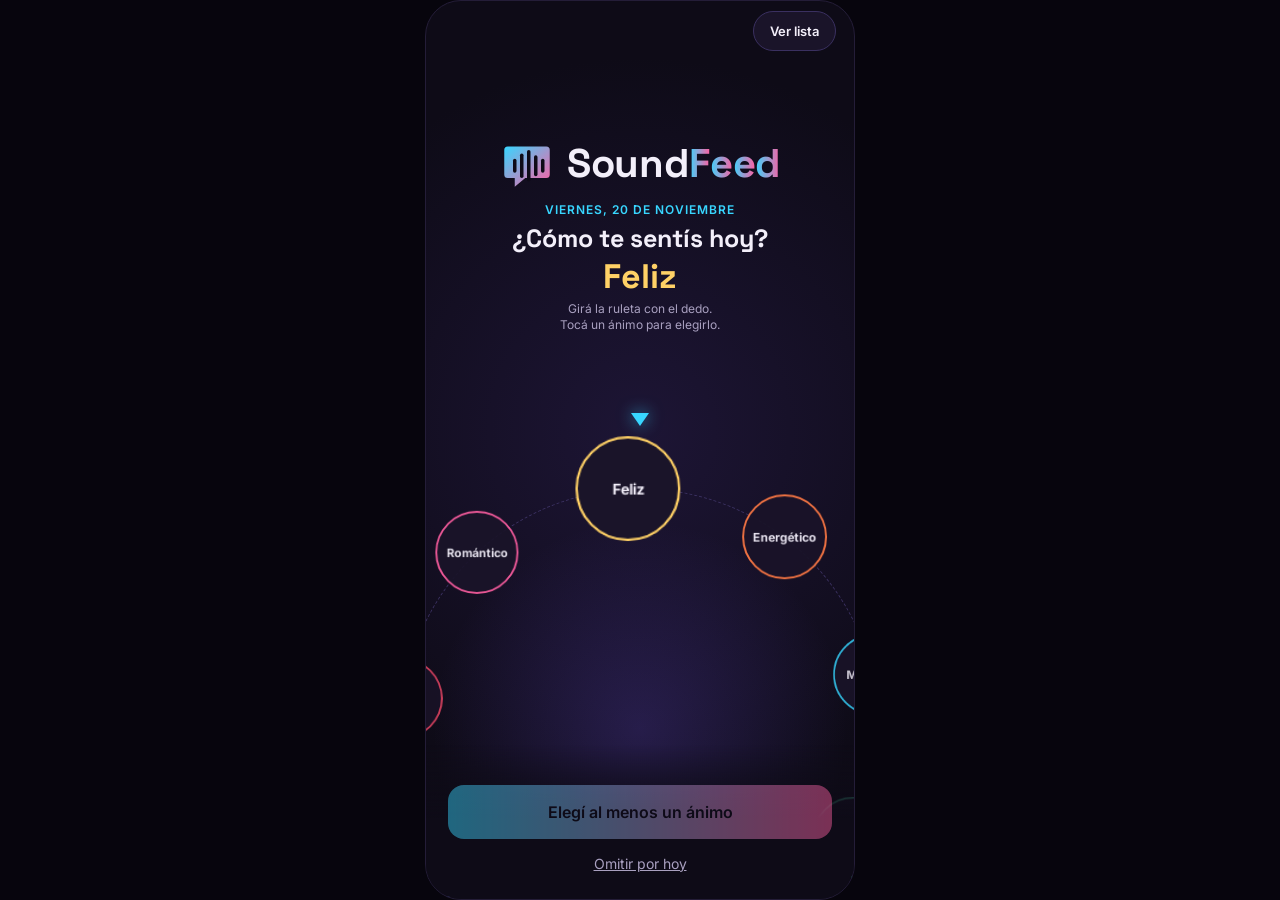
<file: docs/prototipos/ruleta.html>
<!DOCTYPE html>
<html lang="es">
<head>
<meta charset="utf-8">
<meta name="viewport" content="width=device-width, initial-scale=1, viewport-fit=cover">
<title>SoundFeed — Prototipo: ruleta de ánimos</title>
<link rel="preconnect" href="https://fonts.googleapis.com">
<link rel="preconnect" href="https://fonts.gstatic.com" crossorigin>
<link href="https://fonts.googleapis.com/css2?family=Inter:wght@400;600;700&family=Space+Grotesk:wght@500;700&display=swap" rel="stylesheet">
<style>
:root { --ink:#0e0b17; --panel:#1a1429; --line:#3a3060; --text:#f3effa; --muted:#a9a0c0; --cyan:#38d6ff; --pink:#ff5fa2; }
* { box-sizing: border-box; }
html, body { margin: 0; background: #07050d; color: var(--text); font-family: Inter, system-ui, sans-serif; }
body { min-height: 100dvh; display: grid; place-items: center; }
button { font: inherit; color: inherit; }
.phone { position: relative; width: min(100vw, 430px); height: min(100dvh, 900px); overflow: hidden; background: radial-gradient(520px 520px at 50% 48%, #1d1535, #0e0b17 72%); border-radius: 0; }
@media (min-width: 520px) { .phone { border-radius: 36px; border: 1px solid #241d38; } }

/* escenario: ocupa todo; la ruleta se sale por los costados */
.stage { position: absolute; inset: 0; touch-action: none; cursor: grab; user-select: none; -webkit-user-select: none; }
.stage.grabbing { cursor: grabbing; }
.wheel { position: absolute; width: 0; height: 0; }
.ring { position: absolute; left: 0; top: 0; transform: translate(-50%, -50%); border: 1.5px dashed var(--line); border-radius: 50%; pointer-events: none; }
.glow { position: absolute; left: 0; top: 0; transform: translate(-50%, -50%); border-radius: 50%; background: radial-gradient(circle, rgba(124,92,255,.20), rgba(14,11,23,0) 68%); pointer-events: none; }
.orb { position: absolute; left: 0; top: 0; border-radius: 50%; border: 2px solid var(--mc); background: var(--panel); color: var(--text); font-weight: 700; font-size: 12.5px; display: flex; align-items: center; justify-content: center; padding: 0; cursor: pointer; will-change: transform; transition: background .2s, color .2s, box-shadow .2s; -webkit-tap-highlight-color: transparent; }
.orb:focus-visible { outline: 3px solid var(--cyan); outline-offset: 3px; }
.orb[aria-pressed="true"] { background: var(--mc); color: #0e0b17; box-shadow: 0 0 26px color-mix(in srgb, var(--mc) 55%, transparent); padding-top: 12px; }
.orb[aria-pressed="true"]::before { content: "✓"; position: absolute; top: 9px; font-size: 12px; font-weight: 800; }
.orb[aria-pressed="true"]::after { content: ""; position: absolute; inset: -3px; border-radius: 50%; border: 2px solid var(--mc); animation: ping .7s ease-out forwards; pointer-events: none; }
@keyframes ping { from { opacity: .9; transform: scale(1); } to { opacity: 0; transform: scale(1.45); } }
.pointer { position: absolute; left: 50%; width: 0; height: 0; border-left: 9px solid transparent; border-right: 9px solid transparent; border-top: 13px solid var(--cyan); transform: translateX(-50%); filter: drop-shadow(0 0 8px rgba(56,214,255,.7)); pointer-events: none; }

/* bloque superior: marca animada, pregunta y ánimo enfocado */
.top { position: absolute; left: 0; right: 0; top: 0; z-index: 3; padding: 90px 18px 6px; display: grid; justify-items: center; gap: 6px; pointer-events: none; text-align: center; }
.bar { position: absolute; right: 18px; top: max(10px, env(safe-area-inset-top)); }
.brand { display: flex; align-items: center; justify-content: center; gap: 12px; }
.logo { width: 56px; height: 56px; overflow: visible; }
.logo .b { transform-box: fill-box; transform-origin: center; animation: eq 1.15s ease-in-out infinite; }
.logo .b:nth-child(1) { animation-delay: -.9s; } .logo .b:nth-child(2) { animation-delay: -.5s; } .logo .b:nth-child(3) { animation-delay: -.15s; } .logo .b:nth-child(4) { animation-delay: -.7s; } .logo .b:nth-child(5) { animation-delay: -.3s; }
@keyframes eq { 0%, 100% { transform: scaleY(.45); } 50% { transform: scaleY(1.35); } }
.word { display: flex; font: 700 40px/1 'Space Grotesk', sans-serif; letter-spacing: -.01em; }
.word span { display: inline-block; opacity: 0; animation: rise .6s cubic-bezier(.2, .9, .3, 1.2) forwards; animation-delay: calc(var(--i) * 55ms + .1s); }
.word .fd { background: linear-gradient(90deg, #38d6ff, #ff5fa2, #38d6ff); background-size: 200% 100%; -webkit-background-clip: text; background-clip: text; color: transparent; animation: rise .6s cubic-bezier(.2, .9, .3, 1.2) forwards, shimmer 4s linear 1.2s infinite; animation-delay: calc(var(--i) * 55ms + .1s), 1.2s; }
@keyframes rise { from { opacity: 0; transform: translateY(14px) scale(.9); } to { opacity: 1; transform: none; } }
@keyframes shimmer { to { background-position: -200% 0; } }
.date { margin: 4px 0 0; font-size: 12px; font-weight: 600; letter-spacing: .08em; text-transform: uppercase; color: var(--cyan); }
.q { margin: 2px 0 0; font: 700 25px/1.1 'Space Grotesk', sans-serif; }
.now { font: 700 34px/1.05 'Space Grotesk', sans-serif; min-height: 36px; transition: color .15s; }
.tip { margin: 0; font-size: 12px; color: var(--muted); line-height: 1.4; transition: opacity .4s; }
.tip.hide { opacity: 0; }
.chipbtn { pointer-events: auto; min-height: 40px; padding: 0 16px; border-radius: 999px; border: 1px solid var(--line); background: var(--panel); font-size: 13px; font-weight: 600; cursor: pointer; }
.foot { position: absolute; left: 0; right: 0; bottom: 0; z-index: 3; padding: 40px 22px max(14px, env(safe-area-inset-bottom)); display: grid; justify-items: center; gap: 2px; background: linear-gradient(rgba(14,11,23,0), #0e0b17 48%); pointer-events: none; }
.go { pointer-events: auto; width: 100%; min-height: 54px; border: 0; border-radius: 16px; font-size: 16px; font-weight: 600; color: #0e0b17; background: linear-gradient(90deg, var(--cyan), var(--pink)); cursor: pointer; }
.go:disabled { opacity: .45; cursor: not-allowed; }
.skip { pointer-events: auto; background: none; border: 0; color: var(--muted); min-height: 44px; padding: 0 16px; text-decoration: underline; cursor: pointer; font-size: 14px; }

/* vista de lista (alternativa accesible) */
.list { position: absolute; inset: 0; z-index: 2; padding: 214px 18px 170px; display: none; overflow-y: auto; align-content: start; }
.phone.is-list .list { display: grid; gap: 10px; }
.phone.is-list .q, .phone.is-list .now, .phone.is-list .tip { display: none; }
.phone.is-list .stage { visibility: hidden; pointer-events: none; }
.list h2 { margin: 0 0 4px; font: 700 24px 'Space Grotesk', sans-serif; }
.list .grid { display: grid; grid-template-columns: 1fr 1fr; gap: 10px; }
.row { display: flex; align-items: center; gap: 10px; min-height: 52px; padding: 0 16px; border-radius: 14px; border: 1.5px solid var(--line); background: var(--panel); font-weight: 600; font-size: 15px; cursor: pointer; text-align: left; }
.row i { width: 12px; height: 12px; border-radius: 50%; background: var(--mc); flex: none; }
.row[aria-pressed="true"] { background: var(--mc); border-color: var(--mc); color: #0e0b17; }
.row[aria-pressed="true"] i { background: #0e0b17; }

/* pantalla final del prototipo */
.done { position: absolute; inset: 0; z-index: 5; display: none; place-content: center; justify-items: center; gap: 16px; text-align: center; padding: 28px; background: #0e0b17; }
.phone.is-done .done { display: grid; }
.done h2 { margin: 0; font: 700 28px/1.1 'Space Grotesk', sans-serif; }
.done p { margin: 0; color: var(--muted); font-size: 14px; max-width: 30ch; line-height: 1.5; }
.chips { display: flex; flex-wrap: wrap; gap: 8px; justify-content: center; }
.chips span { background: var(--mc); color: #0e0b17; font-weight: 700; font-size: 14px; padding: 7px 14px; border-radius: 999px; }
@media (prefers-reduced-motion: reduce) { .orb[aria-pressed="true"]::after { animation: none; opacity: 0; } .logo .b { animation: none; } .word span, .word .fd { animation: none; opacity: 1; } }
</style>
</head>
<body>
<div class="phone" id="phone">
  <div class="stage" id="stage" aria-label="Ruleta de ánimos: arrastrá para girar, tocá para elegir">
    <div class="wheel" id="wheel">
      <div class="glow" id="glow"></div>
      <div class="ring" id="ring"></div>
    </div>
    <div class="pointer" id="pointer" aria-hidden="true"></div>
  </div>

  <div class="list" id="list">
    <h2>¿Cómo te sentís hoy?</h2>
    <div class="grid" id="grid"></div>
  </div>

  <div class="top">
    <div class="bar"><button class="chipbtn" id="mode" type="button">Ver lista</button></div>
    <div class="brand" role="img" aria-label="SoundFeed">
      <svg class="logo" viewBox="0 0 32 32" aria-hidden="true"><defs><linearGradient id="g" x1="0" y1="0" x2="1" y2="1"><stop offset="0" stop-color="#38d6ff"/><stop offset="1" stop-color="#ff5fa2"/></linearGradient></defs><path d="M5 6h22a2 2 0 0 1 2 2v14a2 2 0 0 1-2 2H15l-6 5v-5H5a2 2 0 0 1-2-2V8a2 2 0 0 1 2-2z" fill="url(#g)"/><g stroke="#0e0b17" stroke-width="2" stroke-linecap="round"><path class="b" d="M9 14v6"/><path class="b" d="M13 11v12"/><path class="b" d="M17 9v16"/><path class="b" d="M21 12v10"/><path class="b" d="M25 14v6"/></g></svg>
      <div class="word" aria-hidden="true"><span style="--i:0">S</span><span style="--i:1">o</span><span style="--i:2">u</span><span style="--i:3">n</span><span style="--i:4">d</span><span class="fd" style="--i:5">F</span><span class="fd" style="--i:6">e</span><span class="fd" style="--i:7">e</span><span class="fd" style="--i:8">d</span></div>
    </div>
    <p class="date">Viernes, 20 de noviembre</p>
    <h1 class="q">¿Cómo te sentís hoy?</h1>
    <div class="now" id="now" aria-live="polite"></div>
    <p class="tip" id="tip">Girá la ruleta con el dedo.<br>Tocá un ánimo para elegirlo.</p>
  </div>

  <div class="foot">
    <button class="go" id="go" type="button" disabled>Elegí al menos un ánimo</button>
    <button class="skip" id="skip" type="button">Omitir por hoy</button>
  </div>

  <div class="done" id="done">
    <h2 id="doneT">Listo</h2>
    <div class="chips" id="doneChips"></div>
    <p id="doneP"></p>
    <button class="chipbtn" id="again" type="button" style="pointer-events:auto">Volver a probar</button>
  </div>
</div>

<script>
(function () {
  var MOODS = [
    { n: 'Feliz', c: '#ffd166' }, { n: 'Energético', c: '#ff7a45' }, { n: 'Motivado', c: '#38d6ff' },
    { n: 'Relajado', c: '#4fe3b1' }, { n: 'Reflexivo', c: '#9fb3c8' }, { n: 'Nostálgico', c: '#c79bff' },
    { n: 'Triste', c: '#6c8cff' }, { n: 'Intenso', c: '#ff4d6d' }, { n: 'Romántico', c: '#ff5fa2' }
  ];
  var N = MOODS.length, STEP = 360 / N;
  var reduce = window.matchMedia && matchMedia('(prefers-reduced-motion: reduce)').matches;
  var $ = function (id) { return document.getElementById(id); };
  var phone = $('phone'), stage = $('stage'), wheel = $('wheel'), ring = $('ring'), glow = $('glow'), pointer = $('pointer'),
      nowEl = $('now'), tip = $('tip'), go = $('go'), topEl = document.querySelector('.top');
  var rot = 0, W = 0, H = 0, R = 200, D = 84, cx = 0, cy = 0, focus = -1;
  var sel = new Set();
  var anim = null, drag = null;

  var orbs = MOODS.map(function (m, i) {
    var b = document.createElement('button');
    b.type = 'button'; b.className = 'orb'; b.textContent = m.n; b.setAttribute('aria-pressed', 'false');
    b.style.setProperty('--mc', m.c); b.dataset.i = i;
    b.addEventListener('focus', function () { if (!drag) bringToTop(i); });
    wheel.appendChild(b); return b;
  });
  var rows = MOODS.map(function (m, i) {
    var r = document.createElement('button');
    r.type = 'button'; r.className = 'row'; r.setAttribute('aria-pressed', 'false'); r.style.setProperty('--mc', m.c);
    r.innerHTML = '<i></i>' + m.n;
    r.addEventListener('click', function () { toggle(i, false); });
    $('grid').appendChild(r); return r;
  });

  function norm(a) { a = a % 360; if (a > 180) a -= 360; if (a < -180) a += 360; return a; }

  function layout() {
    var r = stage.getBoundingClientRect(); W = r.width; H = r.height;
    topEl.style.paddingTop = Math.max(64, Math.round(H * 0.15)) + 'px';
    var topB = topEl.getBoundingClientRect().bottom - r.top;
    cx = W / 2; cy = H * 0.81;
    D = Math.max(70, Math.min(W * 0.215, 88));
    R = Math.max(120, Math.min(W * 0.56, 240, cy - topB - 90));
    wheel.style.left = cx + 'px'; wheel.style.top = cy + 'px';
    ring.style.width = ring.style.height = (2 * R) + 'px';
    glow.style.width = glow.style.height = (2 * R * 0.9) + 'px';
    pointer.style.top = (cy - R - D * 0.61 - 22) + 'px';
    render();
  }

  function render() {
    var best = 0, bd = 999;
    for (var i = 0; i < N; i++) {
      var th = i * STEP + rot, t = th * Math.PI / 180, d = Math.abs(norm(th));
      var x = R * Math.sin(t), y = -R * Math.cos(t);
      var k = Math.max(0, 1 - d / 60), s = 0.92 + 0.3 * k * k;
      var b = orbs[i];
      b.style.width = b.style.height = D + 'px';
      b.style.marginLeft = b.style.marginTop = (-D / 2) + 'px';
      b.style.transform = 'translate(' + x.toFixed(1) + 'px,' + y.toFixed(1) + 'px) scale(' + s.toFixed(3) + ')';
      b.style.opacity = (0.5 + 0.5 * (1 + Math.cos(t)) / 2).toFixed(2);
      b.style.zIndex = Math.round(k * 10);
      if (d < bd) { bd = d; best = i; }
    }
    if (best !== focus) { focus = best; nowEl.textContent = MOODS[best].n; nowEl.style.color = MOODS[best].c; }
  }

  /* animaciones */
  function stopAnim() { if (anim) { cancelAnimationFrame(anim.id); anim = null; } }
  function tween(to, ms, done) {
    stopAnim();
    if (reduce) { rot = to; render(); if (done) done(); return; }
    var from = rot, t0 = performance.now();
    var a = anim = { id: 0 };
    (function step(now) {
      if (anim !== a) return;
      var p = Math.min(1, (now - t0) / ms), e = 1 - Math.pow(1 - p, 3);
      rot = from + (to - from) * e; render();
      if (p < 1) a.id = requestAnimationFrame(step); else { anim = null; if (done) done(); }
    })(t0);
  }
  function snap() { tween(Math.round(rot / STEP) * STEP, 280); }
  function bringToTop(i) { var target = -i * STEP; tween(rot + norm(target - rot), 380); }
  function inertia(omega) {
    stopAnim();
    if (reduce) { snap(); return; }
    var a = anim = { id: 0 }, last = performance.now();
    (function step(now) {
      if (anim !== a) return;
      var dt = Math.min(0.05, (now - last) / 1000); last = now;
      rot += omega * dt; omega *= Math.exp(-dt * 3.2); render();
      if (Math.abs(omega) < 16) { anim = null; snap(); return; }
      a.id = requestAnimationFrame(step);
    })(last);
  }

  /* selección */
  function paint() {
    var n = sel.size;
    for (var i = 0; i < N; i++) {
      var on = sel.has(i);
      orbs[i].setAttribute('aria-pressed', String(on));
      rows[i].setAttribute('aria-pressed', String(on));
    }
    go.disabled = !n;
    go.textContent = n ? 'Continuar con ' + n + (n === 1 ? ' ánimo' : ' ánimos') : 'Elegí al menos un ánimo';
  }
  function toggle(i, spin) {
    if (sel.has(i)) sel.delete(i); else sel.add(i);
    paint();
    if (spin) bringToTop(i);
  }

  /* gestos */
  function ang(e) {
    var r = stage.getBoundingClientRect();
    return Math.atan2(e.clientX - (r.left + cx), -(e.clientY - (r.top + cy))) * 180 / Math.PI;
  }
  stage.addEventListener('pointerdown', function (e) {
    if (e.button && e.button !== 0) return;
    stopAnim();
    try { stage.setPointerCapture(e.pointerId); } catch (_) {}
    drag = { id: e.pointerId, x0: e.clientX, y0: e.clientY, t0: performance.now(), last: ang(e), moved: 0, target: e.target.closest ? e.target.closest('.orb') : null, s: [] };
  });
  stage.addEventListener('pointermove', function (e) {
    if (!drag || e.pointerId !== drag.id) return;
    drag.moved = Math.max(drag.moved, Math.hypot(e.clientX - drag.x0, e.clientY - drag.y0));
    if (drag.moved <= 6) return;
    stage.classList.add('grabbing');
    var a = ang(e), d = norm(a - drag.last); drag.last = a;
    rot += d; render();
    var now = performance.now(); drag.s.push({ t: now, d: d });
    while (drag.s.length && now - drag.s[0].t > 110) drag.s.shift();
    if (!tip.classList.contains('hide')) tip.classList.add('hide');
  });
  function end(e) {
    if (!drag || e.pointerId !== drag.id) return;
    var g = drag; drag = null; stage.classList.remove('grabbing');
    if (g.moved <= 6 && performance.now() - g.t0 < 600) {
      if (g.target) toggle(+g.target.dataset.i, true);
      return;
    }
    var sum = 0, span = 0;
    if (g.s.length > 1) { for (var i = 0; i < g.s.length; i++) sum += g.s[i].d; span = (g.s[g.s.length - 1].t - g.s[0].t) / 1000; }
    var omega = span > 0.01 ? sum / span : 0;
    if (Math.abs(omega) > 40) inertia(Math.max(-900, Math.min(900, omega))); else snap();
  }
  stage.addEventListener('pointerup', end);
  stage.addEventListener('pointercancel', end);
  stage.addEventListener('wheel', function (e) {
    e.preventDefault(); stopAnim(); rot -= (e.deltaY + e.deltaX) * 0.25; render();
    clearTimeout(stage._w); stage._w = setTimeout(snap, 140);
  }, { passive: false });
  document.addEventListener('keydown', function (e) {
    if (phone.classList.contains('is-list') || phone.classList.contains('is-done')) return;
    if (e.key === 'ArrowLeft' || e.key === 'ArrowUp') { e.preventDefault(); tween(Math.round(rot / STEP) * STEP + STEP, 260); }
    if (e.key === 'ArrowRight' || e.key === 'ArrowDown') { e.preventDefault(); tween(Math.round(rot / STEP) * STEP - STEP, 260); }
  });

  /* botones */
  $('mode').addEventListener('click', function () {
    var on = phone.classList.toggle('is-list');
    this.textContent = on ? 'Ver ruleta' : 'Ver lista';
  });
  function finish(skipped) {
    var names = Array.from(sel).sort(function (a, b) { return a - b; });
    $('doneT').textContent = skipped ? 'Hasta mañana' : 'Tus ánimos de hoy';
    var c = $('doneChips'); c.innerHTML = '';
    if (!skipped) names.forEach(function (i) { var s = document.createElement('span'); s.style.setProperty('--mc', MOODS[i].c); s.textContent = MOODS[i].n; c.appendChild(s); });
    $('doneP').textContent = skipped ? 'Descubrir se muestra como siempre.' : 'Acá seguiría Descubrir, con "Para tu ánimo hoy" armado con estos ánimos.';
    phone.classList.add('is-done');
  }
  go.addEventListener('click', function () { if (sel.size) finish(false); });
  $('skip').addEventListener('click', function () { finish(true); });
  $('again').addEventListener('click', function () { phone.classList.remove('is-done'); });

  window.addEventListener('resize', layout);
  if (document.fonts && document.fonts.ready) document.fonts.ready.then(layout);
  layout(); paint();
  /* entrada: la ruleta se acomoda sola para mostrar que gira */
  if (!reduce) { rot = -80; render(); setTimeout(function () { tween(0, 1500); }, 250); }
})();
</script>
</body>
</html>
</file>
